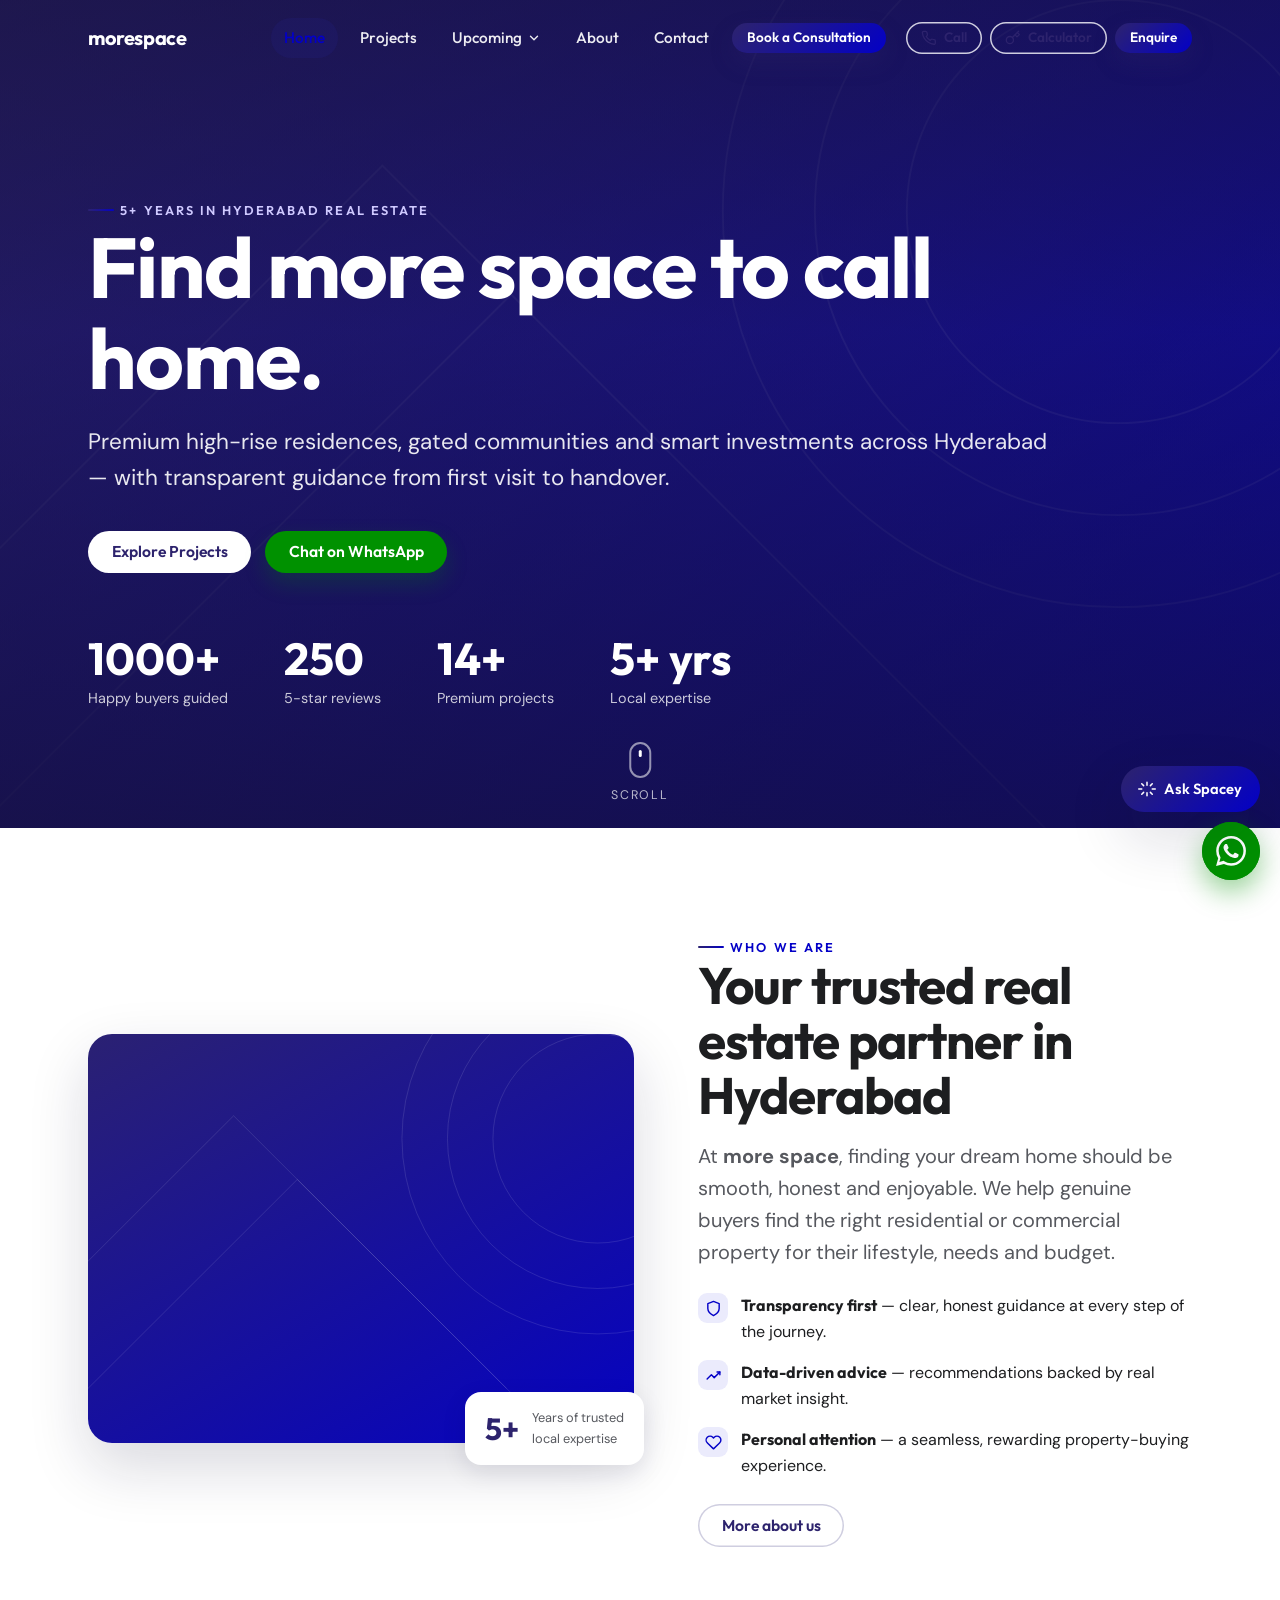
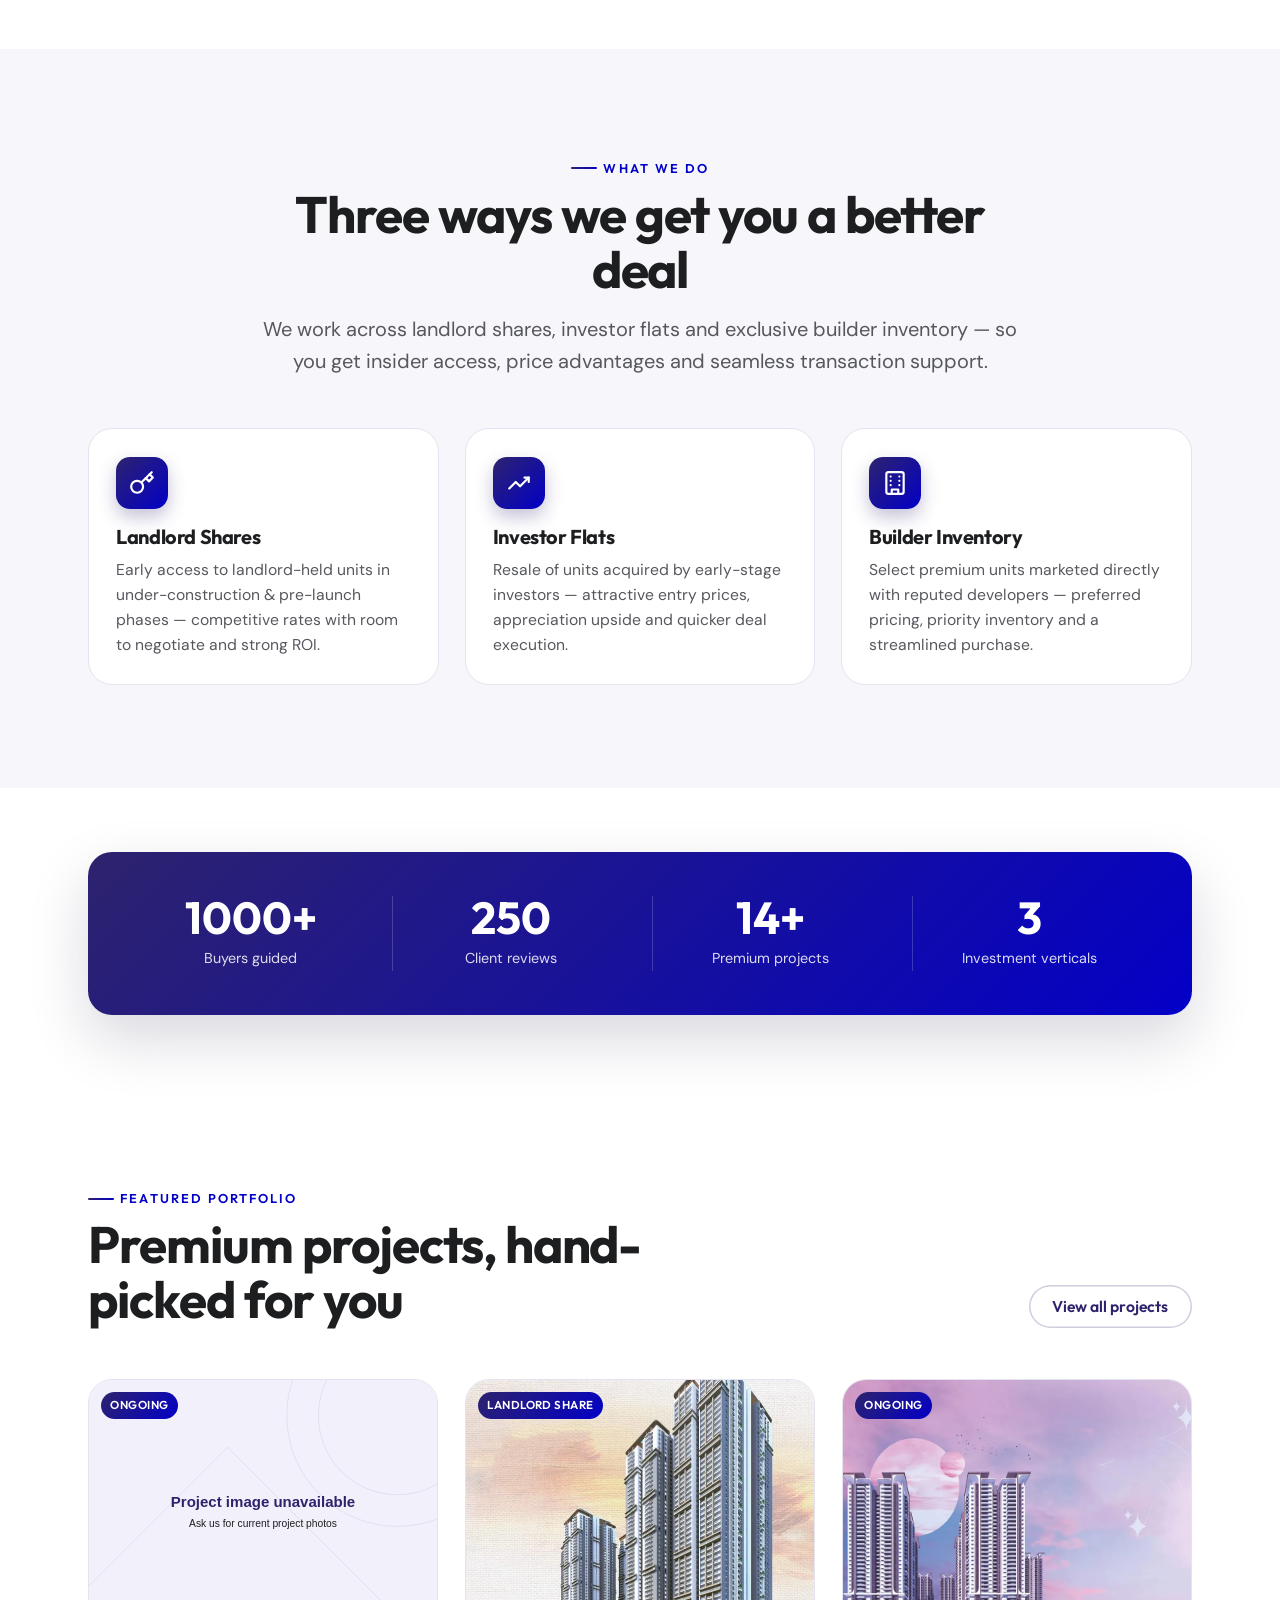
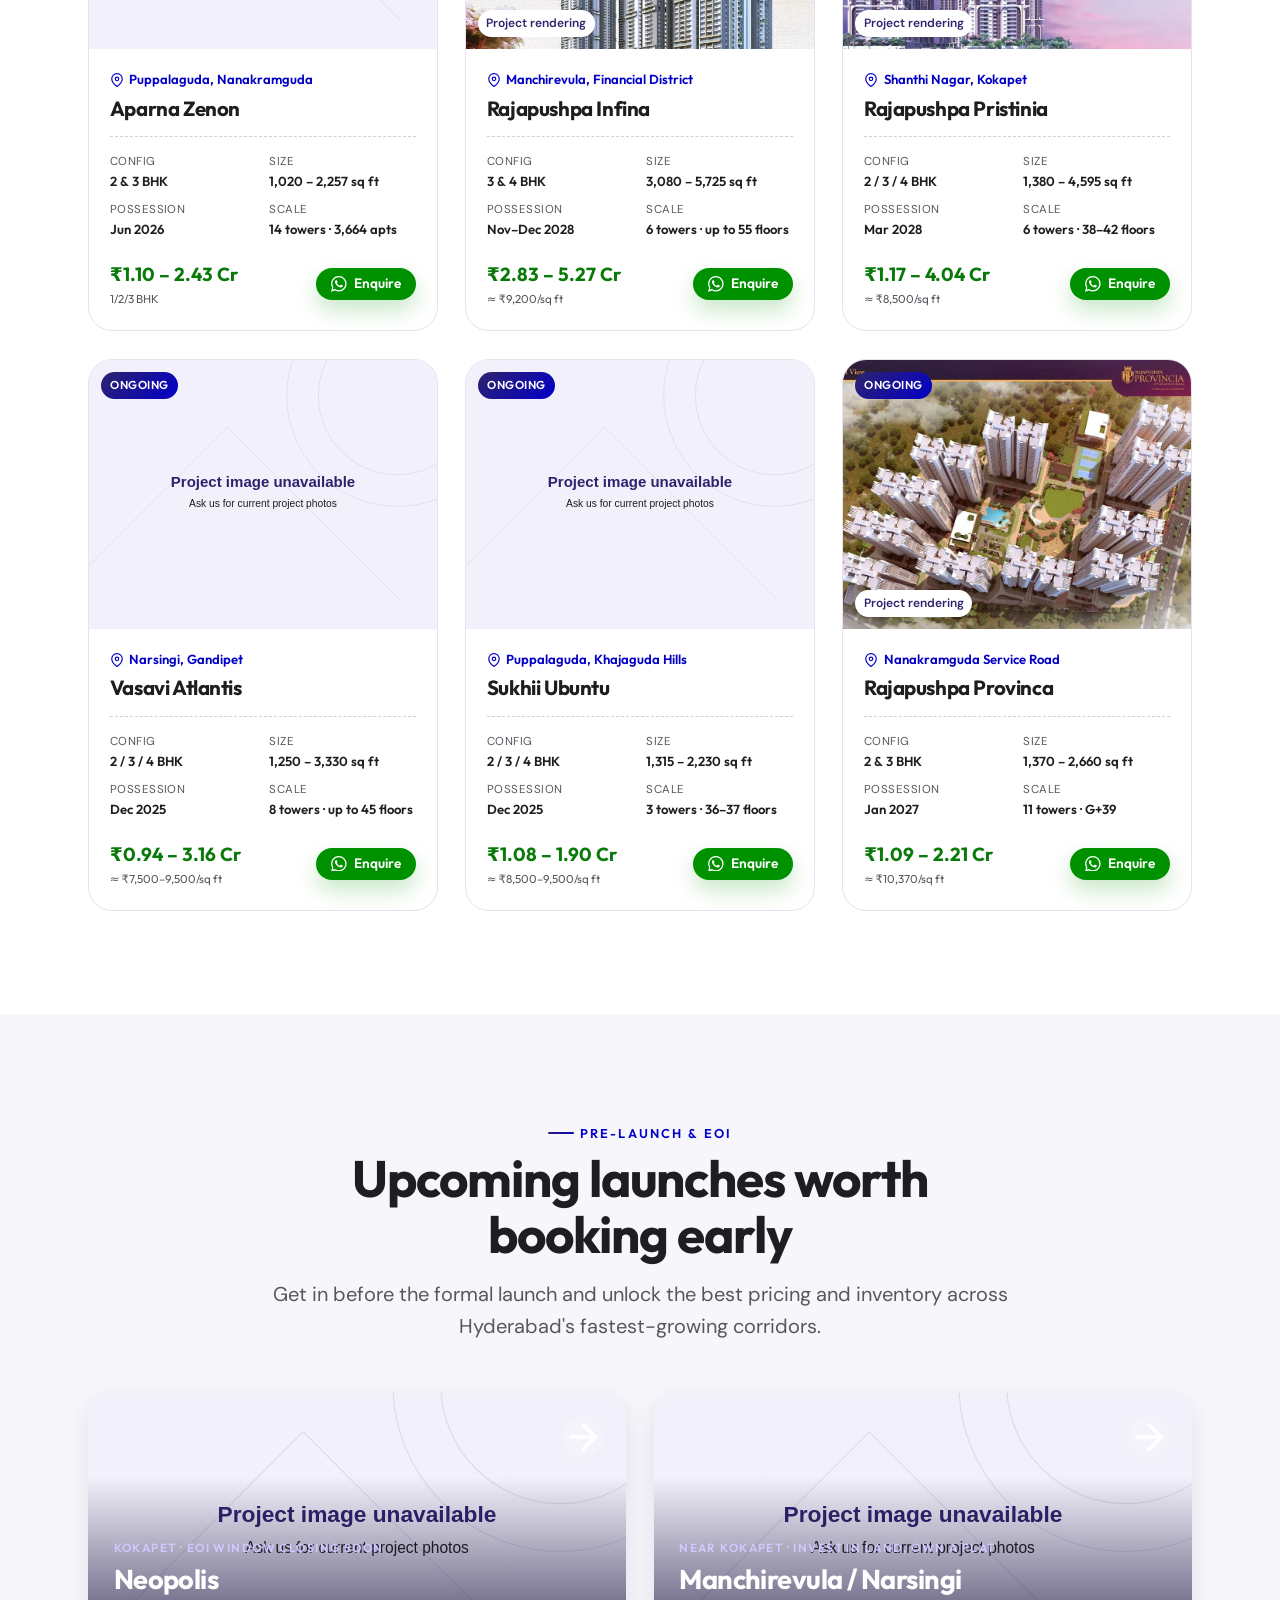
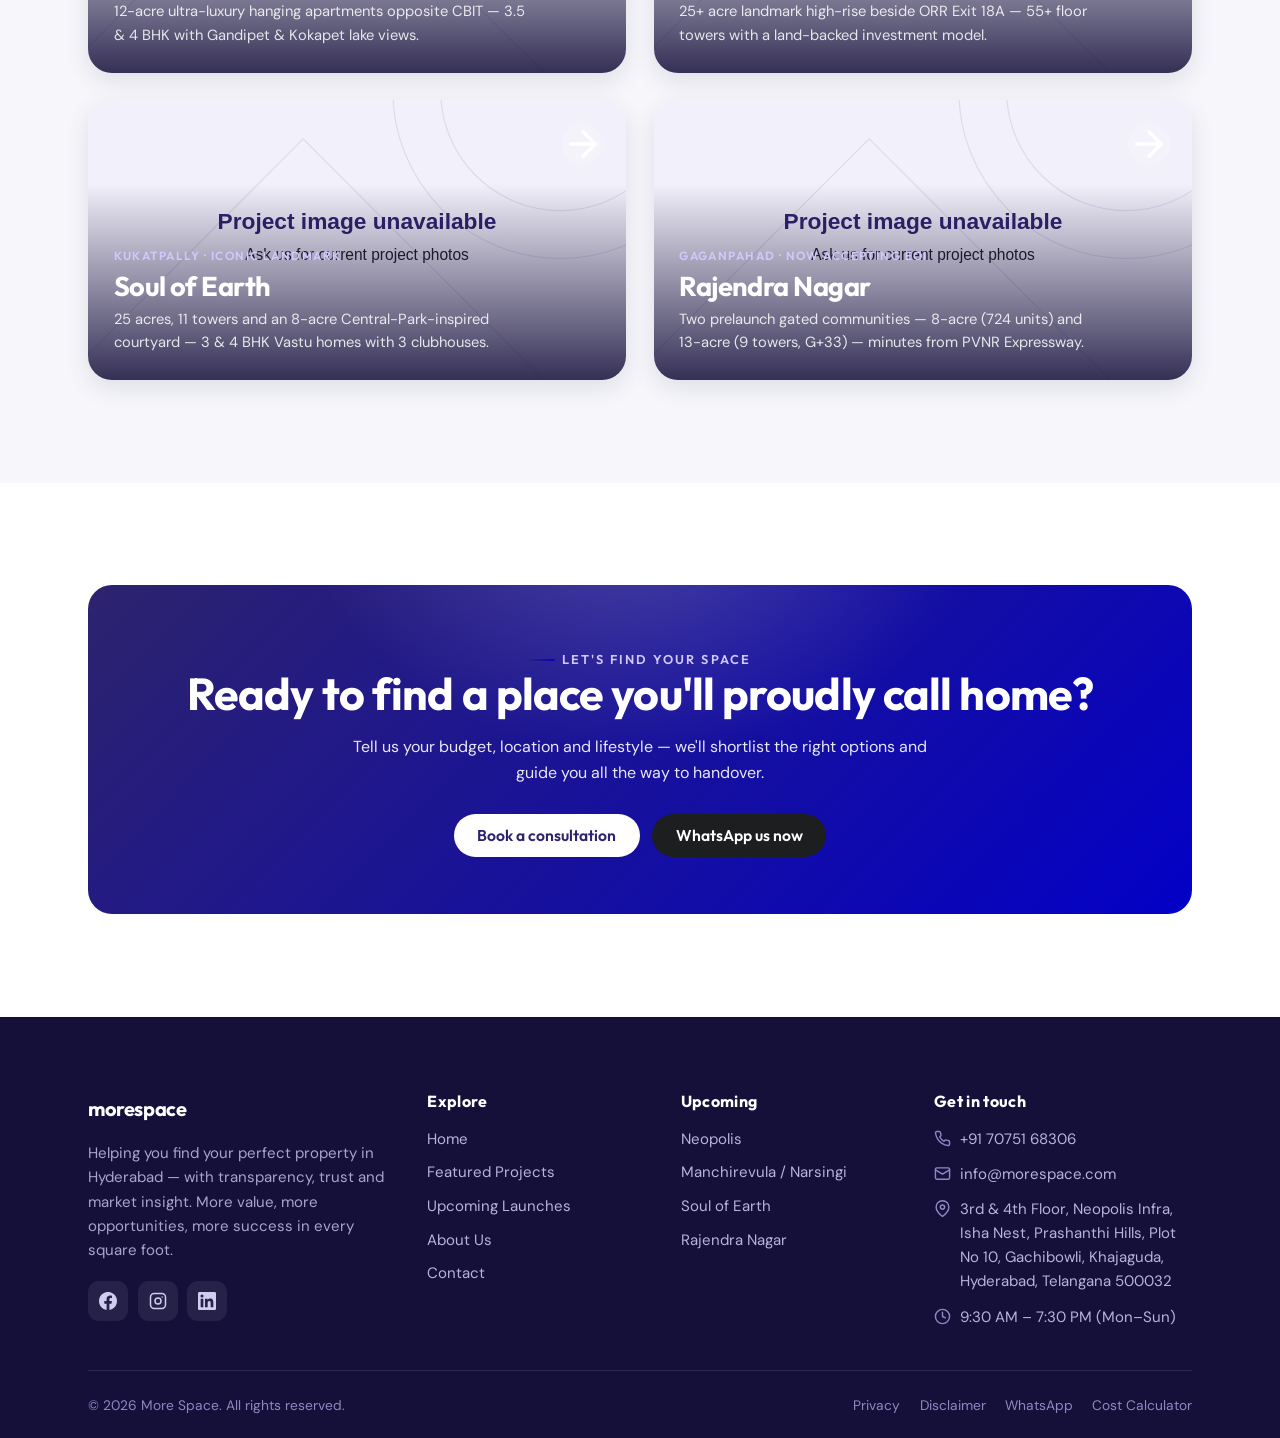
<file: index.html>
<!DOCTYPE html>
<html lang="en">
<head>
<meta charset="UTF-8">
<meta name="viewport" content="width=device-width, initial-scale=1.0">
<title>More Space | Premium High-Rise & Luxury Real Estate, Hyderabad</title>
<meta name="description" content="More Space is a specialist real estate firm for premium high-rise residential projects in Hyderabad — landlord shares, investor flats and exclusive builder inventory with strong ROI.">
<link rel="preconnect" href="https://fonts.googleapis.com">
<link rel="preconnect" href="https://fonts.gstatic.com" crossorigin>
<link href="https://fonts.googleapis.com/css2?family=Outfit:wght@400;500;600;700;800&family=DM+Sans:opsz,wght@9..40,400;9..40,500;9..40,600;9..40,700&display=swap" rel="stylesheet">
<link rel="stylesheet" href="css/styles.css">
<link rel="icon" type="image/svg+xml" href="assets/favicon.svg">
</head>
<body data-page="home">
<div id="site-header"></div>

<!-- HERO -->
<section class="hero">
  <div class="hero__media">
    <video autoplay muted loop playsinline poster="assets/brand-background.svg" aria-hidden="true">
      <source src="https://videos.pexels.com/video-files/2325093/2325093-hd_1920_1080_25fps.mp4" type="video/mp4">
    </video>
  </div>
  <div class="container hero__inner">
    <span class="eyebrow hero__eyebrow">5+ years in Hyderabad real estate</span>
    <h1>Find <span style="white-space:nowrap">more space</span> to call home.</h1>
    <p>Premium high-rise residences, gated communities and smart investments across Hyderabad — with transparent guidance from first visit to handover.</p>
    <div class="hero__actions">
      <a class="btn btn-light" href="projects.html">Explore Projects</a>
      <a class="btn btn-whatsapp" id="heroWa" href="#" target="_blank" rel="noopener">Chat on WhatsApp</a>
    </div>
    <div class="hero__stats">
      <div><div class="num">1000+</div><div class="lbl">Happy buyers guided</div></div>
      <div><div class="num">250</div><div class="lbl">5-star reviews</div></div>
      <div><div class="num">14+</div><div class="lbl">Premium projects</div></div>
      <div><div class="num">5+ yrs</div><div class="lbl">Local expertise</div></div>
    </div>
  </div>
  <div class="scroll-hint"><span class="mouse"></span>Scroll</div>
</section>

<!-- ABOUT INTRO -->
<section class="section" id="about">
  <div class="container about-grid">
    <div class="media reveal">
      <img src="assets/brand-background.svg" alt="">
      <div class="badge"><div class="n">5+</div><small>Years of trusted<br>local expertise</small></div>
    </div>
    <div class="reveal" data-d="1">
      <span class="eyebrow">Who we are</span>
      <h2 class="h-lg">Your trusted real estate partner in Hyderabad</h2>
      <p class="lead" style="margin-top:1rem">At <b>more space</b>, finding your dream home should be smooth, honest and enjoyable. We help genuine buyers find the right residential or commercial property for their lifestyle, needs and budget.</p>
      <ul class="value-list">
        <li><span class="ic"><svg viewBox="0 0 24 24" fill="none" stroke="currentColor" stroke-width="2" stroke-linecap="round" stroke-linejoin="round"><path d="M12 22s8-4 8-10V5l-8-3-8 3v7c0 6 8 10 8 10Z"/></svg></span><span><b>Transparency first</b> — clear, honest guidance at every step of the journey.</span></li>
        <li><span class="ic"><svg viewBox="0 0 24 24" fill="none" stroke="currentColor" stroke-width="2" stroke-linecap="round" stroke-linejoin="round"><path d="M3 17l6-6 4 4 8-8"/><path d="M17 7h4v4"/></svg></span><span><b>Data-driven advice</b> — recommendations backed by real market insight.</span></li>
        <li><span class="ic"><svg viewBox="0 0 24 24" fill="none" stroke="currentColor" stroke-width="2" stroke-linecap="round" stroke-linejoin="round"><path d="M20.8 4.6a5.5 5.5 0 0 0-7.8 0L12 5.7l-1-1.1a5.5 5.5 0 1 0-7.8 7.8l1 1L12 21l7.8-7.6 1-1a5.5 5.5 0 0 0 0-7.8Z"/></svg></span><span><b>Personal attention</b> — a seamless, rewarding property-buying experience.</span></li>
      </ul>
      <a class="btn btn-ghost" href="about.html" style="margin-top:1.6rem">More about us</a>
    </div>
  </div>
</section>

<!-- SERVICES -->
<section class="section section--paper">
  <div class="container">
    <div class="section-head center">
      <span class="eyebrow">What we do</span>
      <h2 class="h-lg">Three ways we get you a better deal</h2>
      <p class="lead">We work across landlord shares, investor flats and exclusive builder inventory — so you get insider access, price advantages and seamless transaction support.</p>
    </div>
    <div class="cards cols-3" id="servicesGrid"></div>
  </div>
</section>

<!-- STAT BAND -->
<section class="section--tight">
  <div class="container">
    <div class="statband reveal">
      <div class="item"><div class="num">1000+</div><div class="lbl">Buyers guided</div></div>
      <div class="item"><div class="num">250</div><div class="lbl">Client reviews</div></div>
      <div class="item"><div class="num">14+</div><div class="lbl">Premium projects</div></div>
      <div class="item"><div class="num">3</div><div class="lbl">Investment verticals</div></div>
    </div>
  </div>
</section>

<!-- FEATURED PROJECTS -->
<section class="section">
  <div class="container">
    <div class="section-head" style="display:flex;justify-content:space-between;align-items:flex-end;gap:1.5rem;flex-wrap:wrap;max-width:none">
      <div style="max-width:620px">
        <span class="eyebrow">Featured portfolio</span>
        <h2 class="h-lg">Premium projects, hand-picked for you</h2>
      </div>
      <a class="btn btn-ghost" href="projects.html">View all projects</a>
    </div>
    <div class="project-grid" id="featuredGrid"></div>
  </div>
</section>

<!-- UPCOMING -->
<section class="section section--paper">
  <div class="container">
    <div class="section-head center">
      <span class="eyebrow">Pre-launch & EOI</span>
      <h2 class="h-lg">Upcoming launches worth booking early</h2>
      <p class="lead">Get in before the formal launch and unlock the best pricing and inventory across Hyderabad's fastest-growing corridors.</p>
    </div>
    <div class="loc-grid" id="upcomingGrid"></div>
  </div>
</section>

<!-- CTA -->
<section class="section">
  <div class="container">
    <div class="cta-banner reveal">
      <span class="eyebrow" style="color:#cfc9ff">Let's find your space</span>
      <h2>Ready to find a place you'll proudly call home?</h2>
      <p>Tell us your budget, location and lifestyle — we'll shortlist the right options and guide you all the way to handover.</p>
      <div class="actions">
        <a class="btn btn-light" href="contact.html">Book a consultation</a>
        <a class="btn btn-dark" id="ctaWa" href="#" target="_blank" rel="noopener">WhatsApp us now</a>
      </div>
    </div>
  </div>
</section>

<div id="site-footer"></div>
<script src="js/data.js"></script>
<script src="js/main.js"></script>
<script>
  // wire WhatsApp links that need the helper
  document.addEventListener('DOMContentLoaded', () => {
    const link = wa('Hi More Space, I would like help finding a property in Hyderabad.');
    ['heroWa','ctaWa'].forEach(id => { const e = document.getElementById(id); if (e) e.href = link; });
  });
</script>
</body>
</html>
</file>
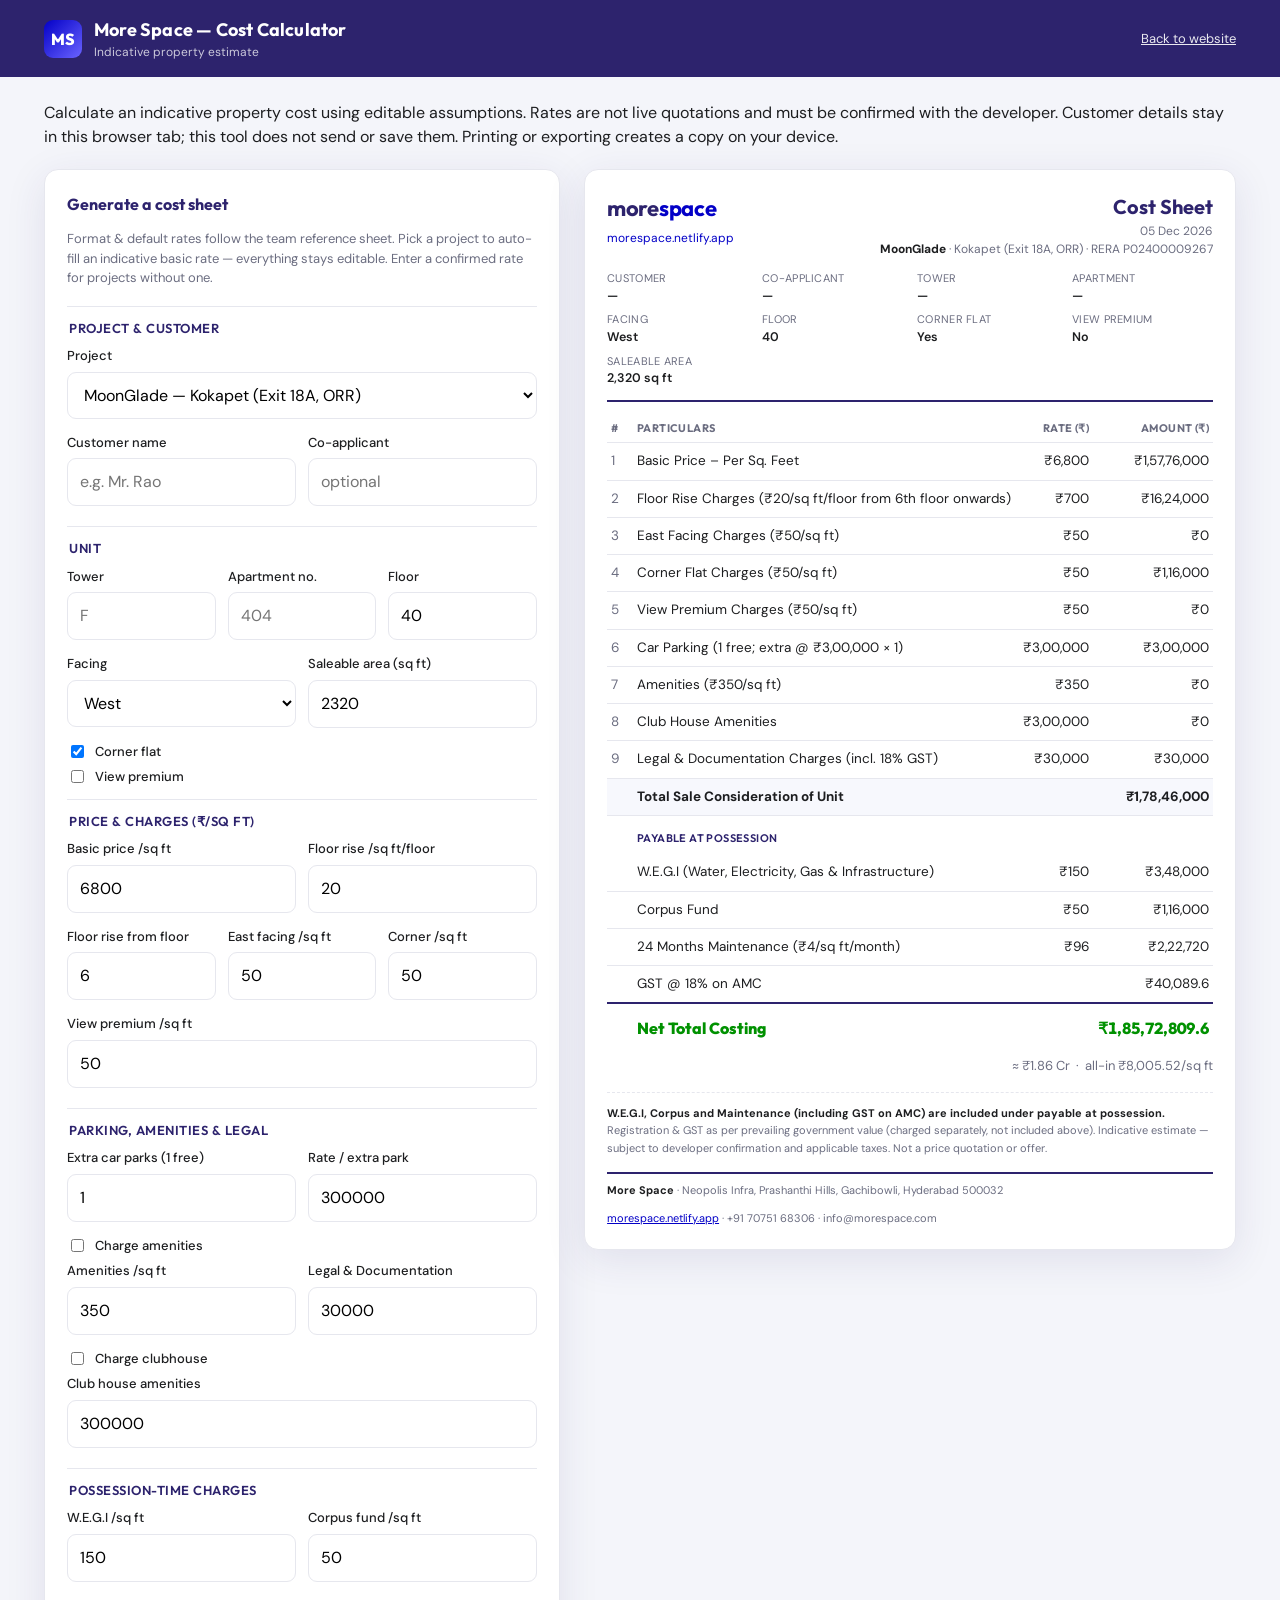
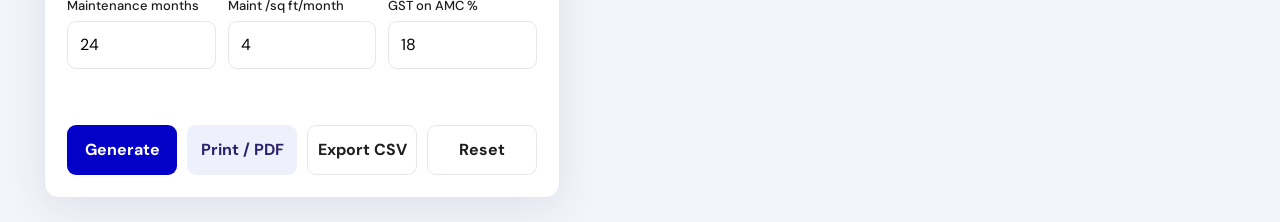
<file: admin/index.html>
<!DOCTYPE html>
<html lang="en">
<head>
  <meta charset="UTF-8" />
  <meta name="viewport" content="width=device-width, initial-scale=1.0" />
  <meta name="robots" content="noindex, nofollow" />
  <title>More Space — Property Cost Calculator</title>
  <link rel="preconnect" href="https://fonts.googleapis.com" />
  <link rel="preconnect" href="https://fonts.gstatic.com" crossorigin />
  <link href="https://fonts.googleapis.com/css2?family=DM+Sans:wght@400;500;700&family=Outfit:wght@500;600;700;800&display=swap" rel="stylesheet" />
  <style>
    :root{
      --indigo:#2D236D; --blue:#0300C7; --charcoal:#1D1E20; --green:#009100;
      --line:#e6e7ee; --muted:#6b6d80; --bg:#f4f5fa; --card:#fff;
      --shadow:0 10px 40px rgba(45,35,109,.10);
    }
    *{box-sizing:border-box}
    body{margin:0;background:var(--bg);color:var(--charcoal);font-family:"DM Sans",system-ui,sans-serif;line-height:1.5}
    h1,h2,h3{font-family:"Outfit",sans-serif;margin:0}
    a{color:var(--blue)}
    .wrap{max-width:1240px;margin:0 auto;padding:24px}

    header.topbar{background:var(--indigo);color:#fff}
    .topbar .wrap{display:flex;align-items:center;justify-content:space-between;padding:16px 24px;gap:16px;flex-wrap:wrap}
    .brand{display:flex;align-items:center;gap:12px}
    .brand .logo{width:38px;height:38px;border-radius:9px;background:linear-gradient(135deg,var(--blue),#6a63ff);display:grid;place-items:center;font-family:"Outfit";font-weight:800;color:#fff}
    .brand h1{font-size:18px;letter-spacing:.2px}
    .brand small{display:block;font-family:"DM Sans";font-weight:400;opacity:.75;font-size:12px}
    .who{font-size:13px;opacity:.9;display:flex;align-items:center;gap:12px}

    .field{margin-bottom:14px}
    .field label{display:block;font-size:13px;font-weight:500;margin-bottom:6px}
    .field input,.field select{width:100%;padding:11px 12px;border:1px solid var(--line);border-radius:9px;font:inherit;background:#fff}
    .field input:focus,.field select:focus{outline:2px solid rgba(3,0,199,.25);border-color:var(--blue)}
    .checkline{display:flex;align-items:center;gap:8px;font-size:13px;font-weight:500;margin-bottom:6px}
    .checkline input{width:auto}
    .btn{background:var(--blue);color:#fff;border:0;border-radius:9px;padding:12px 16px;font:inherit;font-weight:700;cursor:pointer;width:100%}
    .btn:hover{filter:brightness(1.08)}
    .btn:disabled{opacity:.5;cursor:not-allowed;filter:none}
    .btn.secondary{background:#eef0fb;color:var(--indigo)}
    .btn.ghost{background:transparent;border:1px solid var(--line);color:var(--charcoal);width:auto}
    .err{color:#c0392b;font-size:13px;min-height:18px;margin-top:4px}

    .app{display:block}
    .grid{display:grid;grid-template-columns:minmax(340px,.95fr) minmax(420px,1.2fr);gap:24px;align-items:start}
    @media(max-width:960px){.grid{grid-template-columns:1fr}}
    .panel{background:var(--card);border:1px solid var(--line);border-radius:14px;box-shadow:var(--shadow);padding:22px}
    .panel h2{font-size:16px;color:var(--indigo);margin-bottom:4px}
    .panel .desc{color:var(--muted);font-size:13px;margin-bottom:18px}
    .row{display:grid;grid-template-columns:1fr 1fr;gap:12px}
    .row3{display:grid;grid-template-columns:1fr 1fr 1fr;gap:12px}
    @media(max-width:520px){.row,.row3{grid-template-columns:1fr}}
    fieldset{border:0;padding:0;margin:0 0 6px}
    legend{font-family:"Outfit";font-weight:600;font-size:13px;color:var(--indigo);text-transform:uppercase;letter-spacing:.5px;margin:14px 0 8px;padding-top:12px;border-top:1px solid var(--line);width:100%}
    .actions{display:grid;grid-template-columns:repeat(2,minmax(0,1fr));gap:10px;margin-top:18px}
    .actions .btn{width:100%;display:inline-flex;align-items:center;justify-content:center;gap:6px;white-space:nowrap}
    @media(min-width:560px){.actions{grid-template-columns:repeat(4,minmax(0,1fr))}}

    /* Cost sheet preview */
    .sheet{background:#fff}
    .sheet .sheet-head{border-bottom:2px solid var(--indigo);padding-bottom:12px;margin-bottom:12px}
    .sheet .sheet-head .top{display:flex;justify-content:space-between;align-items:flex-start;gap:16px;flex-wrap:wrap}
    .sheet .sheet-head h3{color:var(--indigo);font-size:20px}
    .sheet .proj{font-family:"Outfit";font-weight:700;color:var(--charcoal);font-size:16px;text-align:right}
    .unitgrid{display:grid;grid-template-columns:repeat(4,1fr);gap:6px 14px;margin-top:12px;font-size:12.5px}
    @media(max-width:520px){.unitgrid{grid-template-columns:repeat(2,1fr)}}
    .unitgrid .u span{color:var(--muted);display:block;font-size:11px;text-transform:uppercase;letter-spacing:.3px}
    .unitgrid .u b{font-weight:600;overflow-wrap:anywhere}
    table{width:100%;border-collapse:collapse;font-size:13.5px;margin-top:6px}
    table th{text-align:left;font-family:"Outfit";font-size:11px;text-transform:uppercase;letter-spacing:.4px;color:var(--muted);padding:6px 4px;border-bottom:1px solid var(--line)}
    table th.amt,table td.amt{text-align:right}
    table th.rate,table td.rate{text-align:right;white-space:nowrap}
    table td{padding:8px 4px;border-bottom:1px solid var(--line);vertical-align:top}
    table td.sno{color:var(--muted);width:26px}
    table td.amt,table td.rate{font-variant-numeric:tabular-nums;white-space:nowrap}
    tr.grand td{font-weight:700;background:#f7f8fd}
    tr.section td{font-family:"Outfit";font-weight:600;color:var(--indigo);font-size:11px;text-transform:uppercase;letter-spacing:.4px;padding-top:14px;border-bottom:0}
    tr.net td{font-family:"Outfit";font-weight:800;font-size:16px;color:var(--green);border-top:2px solid var(--indigo);border-bottom:0;padding-top:12px}
    .allin{margin-top:8px;font-size:13px;color:var(--muted);text-align:right}
    .stamp{margin-top:16px;font-size:11px;color:var(--muted);line-height:1.6;border-top:1px dashed var(--line);padding-top:12px}
    .stamp b{color:var(--charcoal)}

    /* Letterhead (logo + website) */
    .letterhead{display:flex;justify-content:space-between;align-items:flex-start;gap:16px;flex-wrap:wrap}
    .lh-brand{display:flex;flex-direction:column;gap:4px}
    .lh-word{display:inline-block;font-family:"Outfit";font-weight:700;font-size:22px;color:var(--indigo);letter-spacing:-.3px}
    .lh-word b{color:var(--blue)}
    .lh-web{font-size:12px}
    .lh-web a{color:var(--blue);text-decoration:none}
    .lh-doc{text-align:right}
    .lh-doc h3{color:var(--indigo);font-size:20px}
    .lh-doc .muted{color:var(--muted);font-size:12px}
    .sheet-foot{margin-top:14px;border-top:2px solid var(--indigo);padding-top:8px;font-size:11px;color:var(--muted);display:flex;justify-content:space-between;gap:12px;flex-wrap:wrap}
    .sheet-foot b{color:var(--charcoal)}

    /* A4 print */
    @page{size:A4;margin:12mm}
    @media print{
      html,body{background:#fff}
      header.topbar,.panel.form,.actions,.no-print{display:none!important}
      .wrap{max-width:none;padding:0;margin:0}
      .grid{display:block}
      .panel{box-shadow:none;border:0;padding:0}
      .app{display:block!important}
      .sheet{font-size:10.5px;color:#000}
      .sheet .lh-doc h3{font-size:18px}
      table td,table th{padding:5.5px 4px}
      tr.net td{font-size:15px}
      .stamp{margin-top:10px}
      .sheet-foot{margin-top:10px}
      /* avoid breaking the schedule across pages */
      table,tr,.sheet-head,.sheet-foot{break-inside:avoid}
    }
  </style>
</head>
<body>

  <!-- ================= APP ================= -->
  <header class="topbar no-print">
    <div class="wrap">
      <div class="brand">
        <div class="logo">MS</div>
        <div><h1>More Space — Cost Calculator</h1><small>Indicative property estimate</small></div>
      </div>
      <div class="who"><a href="../index.html" style="color:#fff">Back to website</a></div>
    </div>
  </header>

  <main class="wrap app" id="app">
    <p class="notice no-print" style="margin:0 0 20px">Calculate an indicative property cost using editable assumptions. Rates are not live quotations and must be confirmed with the developer. Customer details stay in this browser tab; this tool does not send or save them. Printing or exporting creates a copy on your device.</p>
    <div class="grid">
      <!-- ---------- FORM ---------- -->
      <section class="panel form">
        <h2>Generate a cost sheet</h2>
        <p class="desc">Format & default rates follow the team reference sheet. Pick a project to auto-fill an indicative basic rate — everything stays editable. Enter a confirmed rate for projects without one.</p>

        <fieldset>
          <legend>Project & customer</legend>
          <div class="field"><label for="project">Project</label><select id="project"></select></div>
          <div class="row">
            <div class="field"><label for="customer">Customer name</label><input id="customer" placeholder="e.g. Mr. Rao" /></div>
            <div class="field"><label for="coapplicant">Co-applicant</label><input id="coapplicant" placeholder="optional" /></div>
          </div>
        </fieldset>

        <fieldset>
          <legend>Unit</legend>
          <div class="row3">
            <div class="field"><label for="tower">Tower</label><input id="tower" placeholder="F" /></div>
            <div class="field"><label for="apartment">Apartment no.</label><input id="apartment" placeholder="404" /></div>
            <div class="field"><label for="floor">Floor</label><input id="floor" type="number" min="0" step="1" required value="40" /></div>
          </div>
          <div class="row">
            <div class="field"><label for="facing">Facing</label>
              <select id="facing"><option>West</option><option>East</option><option>North</option><option>South</option><option>North-East</option><option>North-West</option><option>South-East</option><option>South-West</option></select>
            </div>
            <div class="field"><label for="sba">Saleable area (sq ft)</label><input id="sba" type="number" min="0.01" step="any" required value="2320" /></div>
          </div>
          <label class="checkline"><input type="checkbox" id="cornerFlat" checked /> Corner flat</label>
          <label class="checkline"><input type="checkbox" id="viewPremium" /> View premium</label>
        </fieldset>

        <fieldset>
          <legend>Price & charges (₹/sq ft)</legend>
          <div class="row">
            <div class="field"><label for="basicRate">Basic price /sq ft</label><input id="basicRate" type="number" min="0.01" step="any" required value="6800" /></div>
            <div class="field"><label for="floorRiseRate">Floor rise /sq ft/floor</label><input id="floorRiseRate" type="number" min="0" step="any" required value="20" /></div>
          </div>
          <div class="row3">
            <div class="field"><label for="floorRiseFrom">Floor rise from floor</label><input id="floorRiseFrom" type="number" min="1" step="1" required value="6" /></div>
            <div class="field"><label for="eastRate">East facing /sq ft</label><input id="eastRate" type="number" min="0" step="any" required value="50" /></div>
            <div class="field"><label for="cornerRate">Corner /sq ft</label><input id="cornerRate" type="number" min="0" step="any" required value="50" /></div>
          </div>
          <div class="field"><label for="viewRate">View premium /sq ft</label><input id="viewRate" type="number" min="0" step="any" required value="50" /></div>
        </fieldset>

        <fieldset>
          <legend>Parking, amenities & legal</legend>
          <div class="row">
            <div class="field"><label for="extraParking">Extra car parks (1 free)</label><input id="extraParking" type="number" min="0" step="1" required value="1" /></div>
            <div class="field"><label for="parkingRate">Rate / extra park</label><input id="parkingRate" type="number" min="0" step="any" required value="300000" /></div>
          </div>
          <label class="checkline"><input type="checkbox" id="amenitiesOn" /> Charge amenities</label>
          <div class="row">
            <div class="field"><label for="amenitiesRate">Amenities /sq ft</label><input id="amenitiesRate" type="number" min="0" step="any" required value="350" /></div>
            <div class="field"><label for="legalDoc">Legal & Documentation</label><input id="legalDoc" type="number" min="0" step="any" required value="30000" /></div>
          </div>
          <label class="checkline"><input type="checkbox" id="clubhouseOn" /> Charge clubhouse</label>
          <div class="field"><label for="clubhouse">Club house amenities</label><input id="clubhouse" type="number" min="0" step="any" required value="300000" /></div>
        </fieldset>

        <fieldset>
          <legend>Possession-time charges</legend>
          <div class="row">
            <div class="field"><label for="wegiRate">W.E.G.I /sq ft</label><input id="wegiRate" type="number" min="0" step="any" required value="150" /></div>
            <div class="field"><label for="corpusRate">Corpus fund /sq ft</label><input id="corpusRate" type="number" min="0" step="any" required value="50" /></div>
          </div>
          <div class="row3">
            <div class="field"><label for="maintMonths">Maintenance months</label><input id="maintMonths" type="number" min="0" step="1" required value="24" /></div>
            <div class="field"><label for="maintPerMonth">Maint /sq ft/month</label><input id="maintPerMonth" type="number" min="0" step="any" required value="4" /></div>
            <div class="field"><label for="amcGstPct">GST on AMC %</label><input id="amcGstPct" type="number" min="0" step="any" max="100" required value="18" /></div>
          </div>
        </fieldset>

        <p class="err" id="inputErr" role="alert" aria-live="polite"></p>
        <div class="actions">
          <button class="btn" id="genBtn" type="button">Generate</button>
          <button class="btn secondary" id="printBtn" type="button">Print / PDF</button>
          <button class="btn ghost" id="csvBtn" type="button">Export CSV</button>
          <button class="btn ghost" id="resetBtn" type="button">Reset</button>
        </div>
      </section>

      <!-- ---------- PREVIEW ---------- -->
      <section class="panel">
        <div class="sheet" id="sheet"></div>
      </section>
    </div>
  </main>

  <script src="cost-sheet.js"></script>
  <script>
    const $ = id => document.getElementById(id);
    let appReady = false;
    function readInputs(){
      const ids = ["customer","coapplicant","tower","apartment","floor","facing","sba",
        "basicRate","floorRiseRate","floorRiseFrom","eastRate","cornerRate","viewRate",
        "extraParking","parkingRate","amenitiesRate","legalDoc","clubhouse",
        "wegiRate","corpusRate","maintMonths","maintPerMonth","amcGstPct"];
      const o = {}; ids.forEach(k => o[k] = $(k).value);
      ["cornerFlat","viewPremium","amenitiesOn","clubhouseOn"].forEach(k => o[k] = $(k).checked);
      return o;
    }
    function currentProject(){ return CATALOGUE[$("project").selectedIndex] || CATALOGUE[0]; }
    function escapeHtml(s){return String(s).replace(/[&<>"]/g,c=>({"&":"&amp;","<":"&lt;",">":"&gt;",'"':"&quot;"}[c]));}

    function validateInputs(report = false){
      const invalid = Array.from(document.querySelectorAll('#app input[type="number"]')).find(el => !el.checkValidity() || !Number.isFinite(Number(el.value)));
      $("inputErr").textContent = invalid ? "Enter a valid value for " + document.querySelector(`label[for="${invalid.id}"]`).textContent + "." : "";
      $("printBtn").disabled = $("csvBtn").disabled = !!invalid;
      if(invalid && report) invalid.reportValidity();
      return !invalid;
    }
    function render(report = false){
      if(!validateInputs(report)){ $("sheet").textContent = "Enter valid amounts to see the estimate."; return false; }
      const i = readInputs(); const p = currentProject(); const cs = computeCostSheet(i);
      if(![cs.totalSale, cs.netTotal, cs.allInRate, ...cs.mainRows.map(r => r.amount), ...cs.possessionRows.map(r => r.amount)].every(Number.isFinite)){
        $("inputErr").textContent = "These amounts are too large to calculate. Enter smaller values.";
        $("printBtn").disabled = $("csvBtn").disabled = true;
        $("sheet").textContent = "Enter valid amounts to see the estimate.";
        return false;
      }
      const today = new Date().toLocaleDateString("en-IN",{day:"2-digit",month:"short",year:"numeric"});
      const rate = r => r === null ? "" : inr(r);
      const mainHtml = cs.mainRows.map(r =>
        `<tr><td class="sno">${r.sno}</td><td>${escapeHtml(r.label)}</td><td class="rate">${rate(r.rate)}</td><td class="amt">${inr(r.amount)}</td></tr>`).join("");
      const possHtml = cs.possessionRows.map(r =>
        `<tr><td class="sno"></td><td>${escapeHtml(r.label)}</td><td class="rate">${rate(r.rate)}</td><td class="amt">${inr(r.amount)}</td></tr>`).join("");
      const u = (label,val) => `<div class="u"><span>${label}</span><b>${val||"—"}</b></div>`;
      $("sheet").innerHTML = `
        <div class="sheet-head">
          <div class="letterhead">
            <div class="lh-brand">
              <span class="lh-word">more<b>space</b></span>
              <span class="lh-web"><a href="${BRAND.websiteUrl}" target="_blank" rel="noopener">${escapeHtml(BRAND.website)}</a></span>
            </div>
            <div class="lh-doc">
              <h3>Cost Sheet</h3>
              <div class="muted">${today}</div>
              <div class="muted"><b style="color:var(--charcoal)">${escapeHtml(p.name)}</b> · ${escapeHtml(p.loc)}${p.rera&&p.rera!=="—"?" · RERA "+p.rera:""}</div>
            </div>
          </div>
          <div class="unitgrid">
            ${u("Customer", escapeHtml(i.customer))}
            ${u("Co-applicant", escapeHtml(i.coapplicant))}
            ${u("Tower", escapeHtml(i.tower))}
            ${u("Apartment", escapeHtml(i.apartment))}
            ${u("Facing", escapeHtml(i.facing))}
            ${u("Floor", fmt(num(i.floor)))}
            ${u("Corner flat", i.cornerFlat?"Yes":"No")}
            ${u("View premium", i.viewPremium?"Yes":"No")}
            ${u("Saleable area", fmt(cs.sba)+" sq ft")}
          </div>
        </div>
        <table>
          <thead><tr><th class="sno">#</th><th>Particulars</th><th class="rate">Rate (₹)</th><th class="amt">Amount (₹)</th></tr></thead>
          <tbody>
            ${mainHtml}
            <tr class="grand"><td></td><td>Total Sale Consideration of Unit</td><td class="rate"></td><td class="amt">${inr(cs.totalSale)}</td></tr>
            <tr class="section"><td></td><td colspan="3">Payable at possession</td></tr>
            ${possHtml}
            <tr class="net"><td></td><td>Net Total Costing</td><td class="rate"></td><td class="amt">${inr(cs.netTotal)}</td></tr>
          </tbody>
        </table>
        <div class="allin">≈ ${crores(cs.netTotal)} &nbsp;·&nbsp; all-in ₹${fmt(cs.allInRate)}/sq ft</div>
        <div class="stamp">
          <b>W.E.G.I, Corpus and Maintenance (including GST on AMC) are included under payable at possession.</b><br>
          Registration & GST as per prevailing government value (charged separately, not included above).
          Indicative estimate — subject to developer confirmation and applicable taxes. Not a price quotation or offer.
        </div>
        <div class="sheet-foot">
          <span><b>${escapeHtml(BRAND.name)}</b> · ${escapeHtml(BRAND.address)}</span>
          <span><a href="${BRAND.websiteUrl}" target="_blank" rel="noopener">${escapeHtml(BRAND.website)}</a> · ${escapeHtml(BRAND.phone)} · ${escapeHtml(BRAND.email)}</span>
        </div>`;
      return true;
    }

    function initApp(){
      if(appReady) return; appReady = true;
      const sel = $("project");
      sel.innerHTML = CATALOGUE.map(p => `<option>${p.name} — ${p.loc}</option>`).join("");
      // default to MoonGlade (matches the reference sample)
      const mg = CATALOGUE.findIndex(p => /moonglade/i.test(p.name)); if(mg>=0) sel.selectedIndex = mg;
      sel.addEventListener("change", () => { const p = currentProject(); $("basicRate").value = p.rate || ""; render(); });
      document.querySelectorAll("#app input, #app select").forEach(el => el.addEventListener("input", () => render()));
      $("genBtn").addEventListener("click", () => render(true));
      $("printBtn").addEventListener("click", () => { if(render(true)) window.print(); });
      $("resetBtn").addEventListener("click", () => location.reload());
      $("csvBtn").addEventListener("click", exportCsv);
      if(currentProject().rate) $("basicRate").value = currentProject().rate;
      render();
    }

    function exportCsv(){
      if(!render(true)) return;
      const i = readInputs(); const p = currentProject(); const cs = computeCostSheet(i);
      const rateCell = r => r === null ? "" : r;
      const lines = [["More Space — Cost Sheet"],["Project",p.name],["Location",p.loc],
        ["Customer",i.customer||""],["Co-applicant",i.coapplicant||""],["Tower",i.tower||""],["Apartment",i.apartment||""],
        ["Facing",i.facing||""],["Floor",num(i.floor)],["Corner flat",i.cornerFlat?"Yes":"No"],["View premium",i.viewPremium?"Yes":"No"],
        ["Saleable area (sq ft)",cs.sba],[""],
        ["S.No","Particulars","Rate (INR)","Amount (INR)"]];
      cs.mainRows.forEach(r => lines.push([r.sno, r.label, rateCell(r.rate), currencyNumber(r.amount)]));
      lines.push(["","Total Sale Consideration of Unit","",currencyNumber(cs.totalSale)]);
      lines.push([""],["Payable at possession"]);
      cs.possessionRows.forEach(r => lines.push(["", r.label, rateCell(r.rate), currencyNumber(r.amount)]));
      lines.push(["","Net Total Costing","",currencyNumber(cs.netTotal)]);
      lines.push(["","All-in rate (/sq ft)","",currencyNumber(cs.allInRate)]);
      const csv = lines.map(r => r.map(csvCell).join(",")).join("\n");
      const blob = new Blob(["\uFEFF", csv],{type:"text/csv;charset=utf-8"});
      const a = document.createElement("a");
      const downloadUrl = URL.createObjectURL(blob);
      a.href = downloadUrl;
      a.download = `cost-sheet_${p.name.replace(/\s+/g,"-").toLowerCase()}.csv`;
      document.body.appendChild(a); a.click(); a.remove();
      setTimeout(() => URL.revokeObjectURL(downloadUrl), 1000);
    }
    initApp();
  </script>
</body>
</html>
</file>
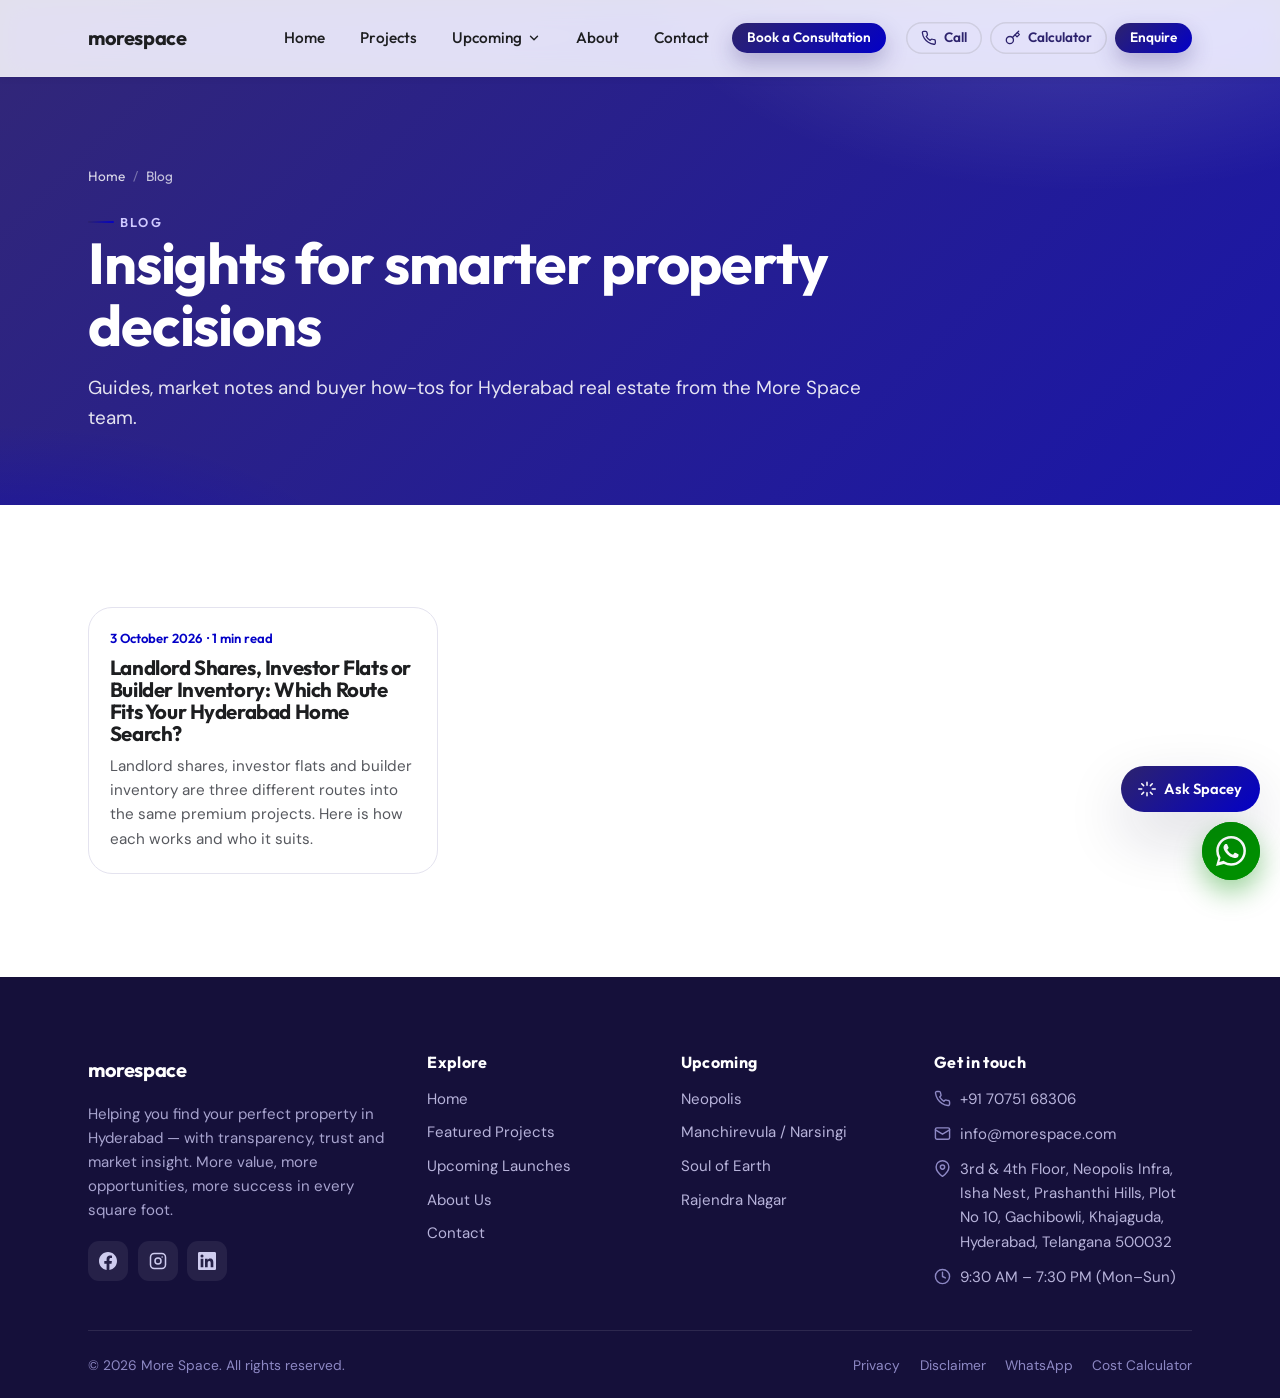
<file: blog/index.html>
<!DOCTYPE html>
<html lang="en">
<head>
<meta charset="UTF-8">
<base href="../">
<meta name="viewport" content="width=device-width, initial-scale=1.0">
<title>Blog | Hyderabad Real Estate Insights | More Space</title>
<meta name="description" content="Guides, market notes and buyer how-tos for Hyderabad real estate from the More Space team.">
<link rel="canonical" href="https://morespace.netlify.app/blog/">
<meta name="robots" content="index,follow,max-image-preview:large">
<meta property="og:type" content="website">
<meta property="og:site_name" content="More Space">
<meta property="og:title" content="Blog | Hyderabad Real Estate Insights | More Space">
<meta property="og:description" content="Guides, market notes and buyer how-tos for Hyderabad real estate from the More Space team.">
<meta property="og:url" content="https://morespace.netlify.app/blog/">
<meta property="og:image" content="https://assets.zyrosite.com/cdn-cgi/image/format=auto,w=1200,h=630,fit=crop/AMq19Z68OEtq90DG/screenshot-2025-06-26-140123-YanJ6aqErrS1kv3K.png">
<meta property="og:locale" content="en_IN">
<meta name="twitter:card" content="summary_large_image">
<meta name="twitter:title" content="Blog | Hyderabad Real Estate Insights | More Space">
<meta name="twitter:description" content="Guides, market notes and buyer how-tos for Hyderabad real estate from the More Space team.">
<meta name="twitter:image" content="https://assets.zyrosite.com/cdn-cgi/image/format=auto,w=1200,h=630,fit=crop/AMq19Z68OEtq90DG/screenshot-2025-06-26-140123-YanJ6aqErrS1kv3K.png">
<link rel="preconnect" href="https://fonts.googleapis.com">
<link rel="preconnect" href="https://fonts.gstatic.com" crossorigin>
<link href="https://fonts.googleapis.com/css2?family=Outfit:wght@400;500;600;700;800&family=DM+Sans:opsz,wght@9..40,400;9..40,500;9..40,600;9..40,700&display=swap" rel="stylesheet">
<link rel="stylesheet" href="css/styles.css">
<link rel="icon" href="https://assets.zyrosite.com/cdn-cgi/image/format=auto,w=64,fit=crop/AMq19Z68OEtq90DG/untitled-design-A85V2Gln5jFKZkow.png">
<script type="application/ld+json">{"@context":"https://schema.org","@type":"Blog","name":"More Space Blog","description":"Guides, market notes and buyer how-tos for Hyderabad real estate from the More Space team.","url":"https://morespace.netlify.app/blog/","inLanguage":"en-IN","publisher":{"@type":"Organization","name":"More Space","logo":{"@type":"ImageObject","url":"https://assets.zyrosite.com/cdn-cgi/image/format=auto,w=120,fit=crop,q=95/AMq19Z68OEtq90DG/untitled-design-A85V2Gln5jFKZkow.png"}}}</script>
<script type="application/ld+json">{"@context":"https://schema.org","@type":"ItemList","itemListElement":[{"@type":"ListItem","position":1,"url":"https://morespace.netlify.app/blog/landlord-shares-investor-flats-builder-inventory-hyderabad.html","name":"Landlord Shares, Investor Flats or Builder Inventory: Which Route Fits Your Hyderabad Home Search?"}]}</script>
<style>
.blog-article{max-width:780px}
.blog-hero{margin:0 0 1.6rem}
.blog-hero img{width:100%;aspect-ratio:16/9;object-fit:cover;border-radius:var(--r-lg);box-shadow:var(--shadow-md)}
.blog-meta{color:var(--ink-soft);font-size:.92rem;font-family:var(--font-display);margin-bottom:1.4rem}
.blog-article .prose ul{list-style:disc;padding-left:1.4rem}
.blog-article .prose ol{list-style:decimal;padding-left:1.4rem}
.blog-article .prose li+li{margin-top:.4rem}
.blog-article .prose a{text-decoration:underline}
.blog-article .prose blockquote{border-left:4px solid var(--blue);padding:.4rem 0 .4rem 1rem;color:var(--ink-soft)}
.blog-article .prose table{width:100%;border-collapse:collapse;border:1px solid var(--line)}
.blog-article .prose th,.blog-article .prose td{padding:.7rem .9rem;border-bottom:1px solid var(--line);text-align:left;vertical-align:top}
.blog-article .prose th{background:var(--paper);font-family:var(--font-display);color:var(--indigo)}
.blog-article .prose img{border-radius:var(--r)}
.blog-article .prose pre{overflow-x:auto;background:var(--paper);padding:1rem;border-radius:var(--r-sm)}
.blog-faq{margin-top:2.6rem;padding-top:1.6rem;border-top:1px solid var(--line)}
.blog-back{margin-top:2.4rem}
.blog-card-media{display:block}
.blog-card h3 a{color:var(--ink)}
.blog-card h3 a:hover{color:var(--blue)}
.blog-card-text{margin-top:.55rem;color:var(--ink-soft);font-size:.95rem}
</style>
</head>
<body data-page="blog" class="subpage">
<div id="site-header"></div>

<section class="page-hero">
  <div class="container">
    <nav class="breadcrumb" aria-label="Breadcrumb"><a href="index.html">Home</a><span class="sep">/</span><span>Blog</span></nav>
    <span class="eyebrow" style="color:#cfc9ff">Blog</span>
    <h1>Insights for smarter property decisions</h1>
    <p>Guides, market notes and buyer how-tos for Hyderabad real estate from the More Space team.</p>
  </div>
</section>

<section class="section">
  <div class="container">
    <div class="project-grid">
<article class="pcard blog-card"><div class="pcard__body"><span class="pcard__loc"><time datetime="2026-10-03">3 October 2026</time> &middot; 1 min read</span><h3><a href="blog/landlord-shares-investor-flats-builder-inventory-hyderabad.html">Landlord Shares, Investor Flats or Builder Inventory: Which Route Fits Your Hyderabad Home Search?</a></h3><p class="blog-card-text">Landlord shares, investor flats and builder inventory are three different routes into the same premium projects. Here is how each works and who it suits.</p></div></article>
    </div>
  </div>
</section>

<div id="site-footer"></div>
<script src="js/data.js"></script>
<script src="js/main.js"></script>
</body>
</html>
</file>
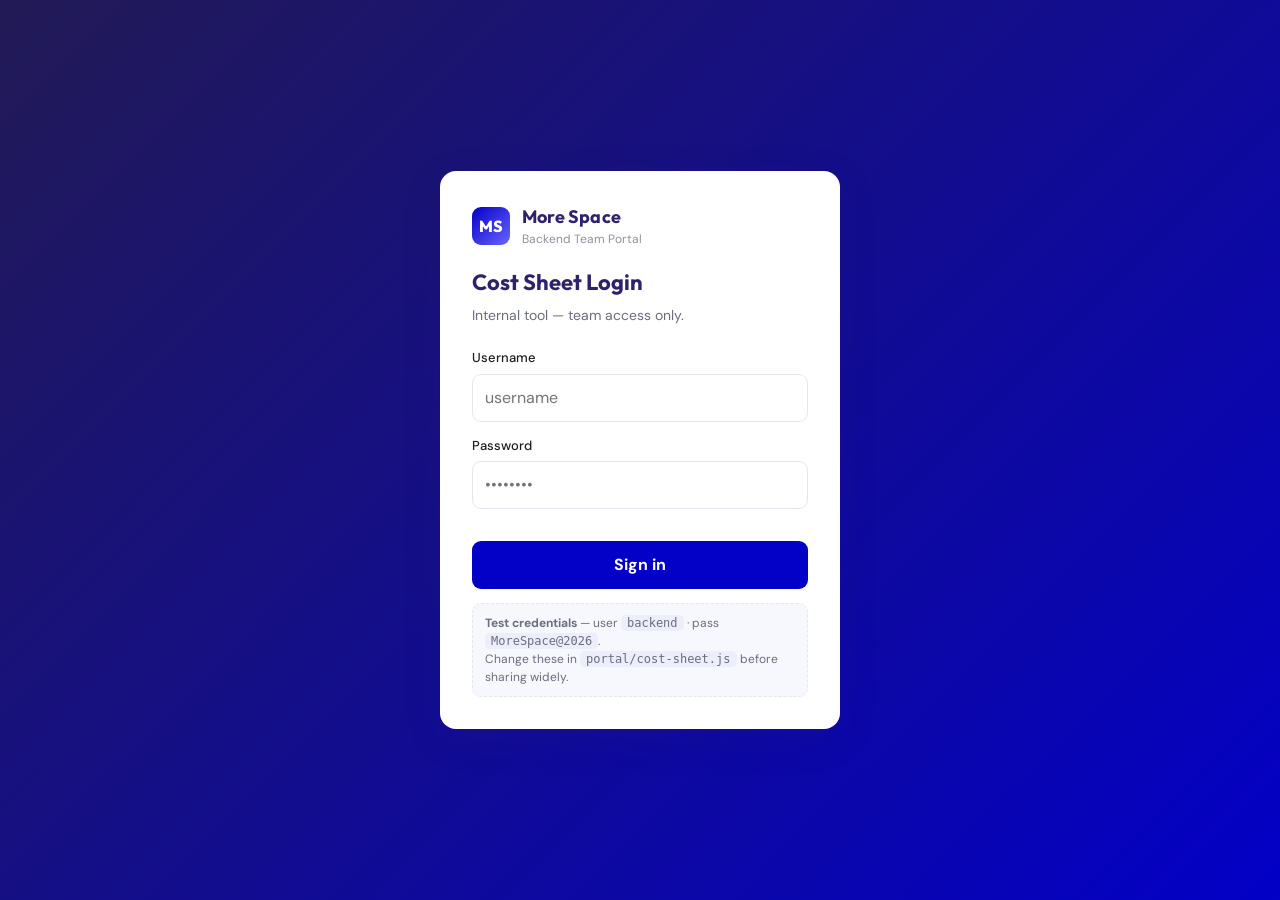
<file: portal/index.html>
<!DOCTYPE html>
<html lang="en">
<head>
  <meta charset="UTF-8" />
  <meta name="viewport" content="width=device-width, initial-scale=1.0" />
  <meta name="robots" content="noindex, nofollow" />
  <title>More Space — Cost Sheet Portal</title>
  <link rel="preconnect" href="https://fonts.googleapis.com" />
  <link rel="preconnect" href="https://fonts.gstatic.com" crossorigin />
  <link href="https://fonts.googleapis.com/css2?family=DM+Sans:wght@400;500;700&family=Outfit:wght@500;600;700;800&display=swap" rel="stylesheet" />
  <style>
    :root{
      --indigo:#2D236D; --blue:#0300C7; --charcoal:#1D1E20; --green:#009100;
      --line:#e6e7ee; --muted:#6b6d80; --bg:#f4f5fa; --card:#fff;
      --shadow:0 10px 40px rgba(45,35,109,.10);
    }
    *{box-sizing:border-box}
    body{margin:0;background:var(--bg);color:var(--charcoal);font-family:"DM Sans",system-ui,sans-serif;line-height:1.5}
    h1,h2,h3{font-family:"Outfit",sans-serif;margin:0}
    a{color:var(--blue)}
    .wrap{max-width:1240px;margin:0 auto;padding:24px}

    header.topbar{background:var(--indigo);color:#fff}
    .topbar .wrap{display:flex;align-items:center;justify-content:space-between;padding:16px 24px;gap:16px;flex-wrap:wrap}
    .brand{display:flex;align-items:center;gap:12px}
    .brand .logo{width:38px;height:38px;border-radius:9px;background:linear-gradient(135deg,var(--blue),#6a63ff);display:grid;place-items:center;font-family:"Outfit";font-weight:800;color:#fff}
    .brand h1{font-size:18px;letter-spacing:.2px}
    .brand small{display:block;font-family:"DM Sans";font-weight:400;opacity:.75;font-size:12px}
    .who{font-size:13px;opacity:.9;display:flex;align-items:center;gap:12px}
    .who button{background:rgba(255,255,255,.14);border:0;color:#fff;padding:7px 12px;border-radius:8px;cursor:pointer;font:inherit;font-size:13px}
    .who button:hover{background:rgba(255,255,255,.24)}

    .gate{position:fixed;inset:0;background:linear-gradient(135deg,#221a55,#0300C7);display:grid;place-items:center;z-index:50;padding:24px}
    .gate .card{background:#fff;border-radius:16px;box-shadow:var(--shadow);width:100%;max-width:400px;padding:32px}
    .gate h2{font-size:22px;color:var(--indigo)}
    .gate p.sub{color:var(--muted);font-size:14px;margin:6px 0 22px}
    .field{margin-bottom:14px}
    .field label{display:block;font-size:13px;font-weight:500;margin-bottom:6px}
    .field input,.field select{width:100%;padding:11px 12px;border:1px solid var(--line);border-radius:9px;font:inherit;background:#fff}
    .field input:focus,.field select:focus{outline:2px solid rgba(3,0,199,.25);border-color:var(--blue)}
    .checkline{display:flex;align-items:center;gap:8px;font-size:13px;font-weight:500;margin-bottom:6px}
    .checkline input{width:auto}
    .btn{background:var(--blue);color:#fff;border:0;border-radius:9px;padding:12px 16px;font:inherit;font-weight:700;cursor:pointer;width:100%}
    .btn:hover{filter:brightness(1.08)}
    .btn.secondary{background:#eef0fb;color:var(--indigo)}
    .btn.ghost{background:transparent;border:1px solid var(--line);color:var(--charcoal);width:auto}
    .err{color:#c0392b;font-size:13px;min-height:18px;margin-top:4px}
    .hint{font-size:12px;color:var(--muted);background:#f7f8fd;border:1px dashed var(--line);border-radius:9px;padding:10px 12px;margin-top:14px}
    .hint code{background:#eceefb;padding:1px 6px;border-radius:5px;font-size:12px}

    .app{display:none}
    .grid{display:grid;grid-template-columns:minmax(340px,.95fr) minmax(420px,1.2fr);gap:24px;align-items:start}
    @media(max-width:960px){.grid{grid-template-columns:1fr}}
    .panel{background:var(--card);border:1px solid var(--line);border-radius:14px;box-shadow:var(--shadow);padding:22px}
    .panel h2{font-size:16px;color:var(--indigo);margin-bottom:4px}
    .panel .desc{color:var(--muted);font-size:13px;margin-bottom:18px}
    .row{display:grid;grid-template-columns:1fr 1fr;gap:12px}
    .row3{display:grid;grid-template-columns:1fr 1fr 1fr;gap:12px}
    @media(max-width:520px){.row,.row3{grid-template-columns:1fr}}
    fieldset{border:0;padding:0;margin:0 0 6px}
    legend{font-family:"Outfit";font-weight:600;font-size:13px;color:var(--indigo);text-transform:uppercase;letter-spacing:.5px;margin:14px 0 8px;padding-top:12px;border-top:1px solid var(--line);width:100%}
    .actions{display:grid;grid-template-columns:repeat(2,minmax(0,1fr));gap:10px;margin-top:18px}
    .actions .btn{width:100%;display:inline-flex;align-items:center;justify-content:center;gap:6px;white-space:nowrap}
    @media(min-width:560px){.actions{grid-template-columns:repeat(4,minmax(0,1fr))}}

    /* Cost sheet preview */
    .sheet{background:#fff}
    .sheet .sheet-head{border-bottom:2px solid var(--indigo);padding-bottom:12px;margin-bottom:12px}
    .sheet .sheet-head .top{display:flex;justify-content:space-between;align-items:flex-start;gap:16px;flex-wrap:wrap}
    .sheet .sheet-head h3{color:var(--indigo);font-size:20px}
    .sheet .proj{font-family:"Outfit";font-weight:700;color:var(--charcoal);font-size:16px;text-align:right}
    .unitgrid{display:grid;grid-template-columns:repeat(4,1fr);gap:6px 14px;margin-top:12px;font-size:12.5px}
    @media(max-width:520px){.unitgrid{grid-template-columns:repeat(2,1fr)}}
    .unitgrid .u span{color:var(--muted);display:block;font-size:11px;text-transform:uppercase;letter-spacing:.3px}
    .unitgrid .u b{font-weight:600}
    table{width:100%;border-collapse:collapse;font-size:13.5px;margin-top:6px}
    table th{text-align:left;font-family:"Outfit";font-size:11px;text-transform:uppercase;letter-spacing:.4px;color:var(--muted);padding:6px 4px;border-bottom:1px solid var(--line)}
    table th.amt,table td.amt{text-align:right}
    table th.rate,table td.rate{text-align:right;white-space:nowrap}
    table td{padding:8px 4px;border-bottom:1px solid var(--line);vertical-align:top}
    table td.sno{color:var(--muted);width:26px}
    table td.amt,table td.rate{font-variant-numeric:tabular-nums;white-space:nowrap}
    tr.grand td{font-weight:700;background:#f7f8fd}
    tr.section td{font-family:"Outfit";font-weight:600;color:var(--indigo);font-size:11px;text-transform:uppercase;letter-spacing:.4px;padding-top:14px;border-bottom:0}
    tr.net td{font-family:"Outfit";font-weight:800;font-size:16px;color:var(--green);border-top:2px solid var(--indigo);border-bottom:0;padding-top:12px}
    .allin{margin-top:8px;font-size:13px;color:var(--muted);text-align:right}
    .stamp{margin-top:16px;font-size:11px;color:var(--muted);line-height:1.6;border-top:1px dashed var(--line);padding-top:12px}
    .stamp b{color:var(--charcoal)}

    /* Letterhead (logo + website) */
    .letterhead{display:flex;justify-content:space-between;align-items:flex-start;gap:16px;flex-wrap:wrap}
    .lh-brand{display:flex;flex-direction:column;gap:4px}
    .lh-logo{height:46px;width:auto;object-fit:contain}
    .lh-logo.bad{display:none}
    .lh-word{display:none;font-family:"Outfit";font-weight:700;font-size:22px;color:var(--indigo);letter-spacing:-.3px}
    .lh-word b{color:var(--blue)}
    .lh-logo.bad ~ .lh-word{display:inline-block}
    .lh-web{font-size:12px}
    .lh-web a{color:var(--blue);text-decoration:none}
    .lh-doc{text-align:right}
    .lh-doc h3{color:var(--indigo);font-size:20px}
    .lh-doc .muted{color:var(--muted);font-size:12px}
    .sheet-foot{margin-top:14px;border-top:2px solid var(--indigo);padding-top:8px;font-size:11px;color:var(--muted);display:flex;justify-content:space-between;gap:12px;flex-wrap:wrap}
    .sheet-foot b{color:var(--charcoal)}

    /* A4 print */
    @page{size:A4;margin:12mm}
    @media print{
      html,body{background:#fff}
      header.topbar,.panel.form,.actions,.no-print{display:none!important}
      .wrap{max-width:none;padding:0;margin:0}
      .grid{display:block}
      .panel{box-shadow:none;border:0;padding:0}
      .app{display:block!important}
      .sheet{font-size:10.5px;color:#000}
      .sheet .lh-doc h3{font-size:18px}
      .lh-logo{height:52px}
      table td,table th{padding:5.5px 4px}
      tr.net td{font-size:15px}
      .stamp{margin-top:10px}
      .sheet-foot{margin-top:10px}
      /* avoid breaking the schedule across pages */
      table,tr,.sheet-head,.sheet-foot{break-inside:avoid}
    }
  </style>
</head>
<body>

  <!-- ================= LOGIN GATE ================= -->
  <div class="gate" id="gate">
    <div class="card">
      <div class="brand" style="margin-bottom:18px">
        <div class="logo">MS</div>
        <div><h1 style="color:var(--indigo);font-size:18px">More Space</h1>
        <small style="color:var(--muted)">Backend Team Portal</small></div>
      </div>
      <h2>Cost Sheet Login</h2>
      <p class="sub">Internal tool — team access only.</p>
      <form id="loginForm">
        <div class="field"><label for="u">Username</label><input id="u" autocomplete="username" placeholder="username" required /></div>
        <div class="field"><label for="p">Password</label><input id="p" type="password" autocomplete="current-password" placeholder="••••••••" required /></div>
        <div class="err" id="loginErr"></div>
        <button class="btn" type="submit">Sign in</button>
      </form>
      <div class="hint">
        <b>Test credentials</b> — user <code>backend</code> · pass <code>MoreSpace@2026</code>.<br>
        Change these in <code>portal/cost-sheet.js</code> before sharing widely.
      </div>
    </div>
  </div>

  <!-- ================= APP ================= -->
  <header class="topbar no-print">
    <div class="wrap">
      <div class="brand">
        <div class="logo">MS</div>
        <div><h1>More Space — Cost Sheet</h1><small>Backend Team Portal</small></div>
      </div>
      <div class="who"><span id="whoLabel"></span><button id="logoutBtn" type="button">Log out</button></div>
    </div>
  </header>

  <main class="wrap app" id="app">
    <div class="grid">
      <!-- ---------- FORM ---------- -->
      <section class="panel form">
        <h2>Generate a cost sheet</h2>
        <p class="desc">Format & default rates follow the team reference sheet. Pick a project to auto-fill the basic rate — everything stays editable.</p>

        <fieldset>
          <legend>Project & customer</legend>
          <div class="field"><label for="project">Project</label><select id="project"></select></div>
          <div class="row">
            <div class="field"><label for="customer">Customer name</label><input id="customer" placeholder="e.g. Mr. Rao" /></div>
            <div class="field"><label for="coapplicant">Co-applicant</label><input id="coapplicant" placeholder="optional" /></div>
          </div>
        </fieldset>

        <fieldset>
          <legend>Unit</legend>
          <div class="row3">
            <div class="field"><label for="tower">Tower</label><input id="tower" placeholder="F" /></div>
            <div class="field"><label for="apartment">Apartment no.</label><input id="apartment" placeholder="404" /></div>
            <div class="field"><label for="floor">Floor</label><input id="floor" inputmode="decimal" value="40" /></div>
          </div>
          <div class="row">
            <div class="field"><label for="facing">Facing</label>
              <select id="facing"><option>West</option><option>East</option><option>North</option><option>South</option><option>North-East</option><option>North-West</option><option>South-East</option><option>South-West</option></select>
            </div>
            <div class="field"><label for="sba">Saleable area (sq ft)</label><input id="sba" inputmode="decimal" value="2320" /></div>
          </div>
          <label class="checkline"><input type="checkbox" id="cornerFlat" checked /> Corner flat</label>
          <label class="checkline"><input type="checkbox" id="viewPremium" /> View premium</label>
        </fieldset>

        <fieldset>
          <legend>Price & charges (₹/sq ft)</legend>
          <div class="row">
            <div class="field"><label for="basicRate">Basic price /sq ft</label><input id="basicRate" inputmode="decimal" value="6800" /></div>
            <div class="field"><label for="floorRiseRate">Floor rise /sq ft/floor</label><input id="floorRiseRate" inputmode="decimal" value="20" /></div>
          </div>
          <div class="row3">
            <div class="field"><label for="floorRiseFrom">Floor rise from floor</label><input id="floorRiseFrom" inputmode="decimal" value="6" /></div>
            <div class="field"><label for="eastRate">East facing /sq ft</label><input id="eastRate" inputmode="decimal" value="50" /></div>
            <div class="field"><label for="cornerRate">Corner /sq ft</label><input id="cornerRate" inputmode="decimal" value="50" /></div>
          </div>
          <div class="field"><label for="viewRate">View premium /sq ft</label><input id="viewRate" inputmode="decimal" value="50" /></div>
        </fieldset>

        <fieldset>
          <legend>Parking, amenities & legal</legend>
          <div class="row">
            <div class="field"><label for="extraParking">Extra car parks (1 free)</label><input id="extraParking" inputmode="decimal" value="1" /></div>
            <div class="field"><label for="parkingRate">Rate / extra park</label><input id="parkingRate" inputmode="decimal" value="300000" /></div>
          </div>
          <label class="checkline"><input type="checkbox" id="amenitiesOn" /> Charge amenities</label>
          <div class="row">
            <div class="field"><label for="amenitiesRate">Amenities /sq ft</label><input id="amenitiesRate" inputmode="decimal" value="350" /></div>
            <div class="field"><label for="legalDoc">Legal & Documentation</label><input id="legalDoc" inputmode="decimal" value="30000" /></div>
          </div>
          <label class="checkline"><input type="checkbox" id="clubhouseOn" /> Charge clubhouse</label>
          <div class="field"><label for="clubhouse">Club house amenities</label><input id="clubhouse" inputmode="decimal" value="300000" /></div>
        </fieldset>

        <fieldset>
          <legend>Possession-time charges</legend>
          <div class="row">
            <div class="field"><label for="wegiRate">W.E.G.I /sq ft</label><input id="wegiRate" inputmode="decimal" value="150" /></div>
            <div class="field"><label for="corpusRate">Corpus fund /sq ft</label><input id="corpusRate" inputmode="decimal" value="50" /></div>
          </div>
          <div class="row3">
            <div class="field"><label for="maintMonths">Maintenance months</label><input id="maintMonths" inputmode="decimal" value="24" /></div>
            <div class="field"><label for="maintPerMonth">Maint /sq ft/month</label><input id="maintPerMonth" inputmode="decimal" value="4" /></div>
            <div class="field"><label for="amcGstPct">GST on AMC %</label><input id="amcGstPct" inputmode="decimal" value="18" /></div>
          </div>
        </fieldset>

        <div class="actions">
          <button class="btn" id="genBtn" type="button">Generate</button>
          <button class="btn secondary" id="printBtn" type="button">Print / PDF</button>
          <button class="btn ghost" id="csvBtn" type="button">Export CSV</button>
          <button class="btn ghost" id="resetBtn" type="button">Reset</button>
        </div>
      </section>

      <!-- ---------- PREVIEW ---------- -->
      <section class="panel">
        <div class="sheet" id="sheet"></div>
      </section>
    </div>
  </main>

  <script src="cost-sheet.js"></script>
  <script>
    const $ = id => document.getElementById(id);
    const SS_KEY = "ms_portal_session";

    function showApp(session){
      $("gate").style.display = "none";
      $("app").style.display = "block";
      $("whoLabel").textContent = session.name + " · " + session.role;
      initApp();
    }
    (function restore(){
      try{ const s = JSON.parse(sessionStorage.getItem(SS_KEY)||"null"); if(s&&s.user) showApp(s); }catch(e){}
    })();

    $("loginForm").addEventListener("submit", async e => {
      e.preventDefault(); $("loginErr").textContent = "";
      const session = await verifyLogin($("u").value, $("p").value);
      if(!session){ $("loginErr").textContent = "Invalid username or password."; return; }
      try{ sessionStorage.setItem(SS_KEY, JSON.stringify(session)); }catch(e){}
      showApp(session);
    });
    $("logoutBtn").addEventListener("click", () => { try{ sessionStorage.removeItem(SS_KEY); }catch(e){} location.reload(); });

    let appReady = false;
    function readInputs(){
      const ids = ["customer","coapplicant","tower","apartment","floor","facing","sba",
        "basicRate","floorRiseRate","floorRiseFrom","eastRate","cornerRate","viewRate",
        "extraParking","parkingRate","amenitiesRate","legalDoc","clubhouse",
        "wegiRate","corpusRate","maintMonths","maintPerMonth","amcGstPct"];
      const o = {}; ids.forEach(k => o[k] = $(k).value);
      ["cornerFlat","viewPremium","amenitiesOn","clubhouseOn"].forEach(k => o[k] = $(k).checked);
      return o;
    }
    function currentProject(){ return CATALOGUE[$("project").selectedIndex] || CATALOGUE[0]; }
    function escapeHtml(s){return String(s).replace(/[&<>"]/g,c=>({"&":"&amp;","<":"&lt;",">":"&gt;",'"':"&quot;"}[c]));}

    function render(){
      const i = readInputs(); const p = currentProject(); const cs = computeCostSheet(i);
      const today = new Date().toLocaleDateString("en-IN",{day:"2-digit",month:"short",year:"numeric"});
      const rate = r => r === null ? "" : inr(r);
      const mainHtml = cs.mainRows.map(r =>
        `<tr><td class="sno">${r.sno}</td><td>${escapeHtml(r.label)}</td><td class="rate">${rate(r.rate)}</td><td class="amt">${inr(r.amount)}</td></tr>`).join("");
      const possHtml = cs.possessionRows.map(r =>
        `<tr><td class="sno"></td><td>${escapeHtml(r.label)}</td><td class="rate">${rate(r.rate)}</td><td class="amt">${inr(r.amount)}</td></tr>`).join("");
      const u = (label,val) => `<div class="u"><span>${label}</span><b>${val||"—"}</b></div>`;
      $("sheet").innerHTML = `
        <div class="sheet-head">
          <div class="letterhead">
            <div class="lh-brand">
              <img class="lh-logo" src="${BRAND.logo}" alt="${escapeHtml(BRAND.name)} logo" onerror="this.classList.add('bad')">
              <span class="lh-word">more<b>space</b></span>
              <span class="lh-web"><a href="${BRAND.websiteUrl}" target="_blank" rel="noopener">${escapeHtml(BRAND.website)}</a></span>
            </div>
            <div class="lh-doc">
              <h3>Cost Sheet</h3>
              <div class="muted">${today}</div>
              <div class="muted"><b style="color:var(--charcoal)">${escapeHtml(p.name)}</b> · ${escapeHtml(p.loc)}${p.rera&&p.rera!=="—"?" · RERA "+p.rera:""}</div>
            </div>
          </div>
          <div class="unitgrid">
            ${u("Customer", escapeHtml(i.customer))}
            ${u("Co-applicant", escapeHtml(i.coapplicant))}
            ${u("Tower", escapeHtml(i.tower))}
            ${u("Apartment", escapeHtml(i.apartment))}
            ${u("Facing", escapeHtml(i.facing))}
            ${u("Floor", fmt(num(i.floor)))}
            ${u("Corner flat", i.cornerFlat?"Yes":"No")}
            ${u("View premium", i.viewPremium?"Yes":"No")}
            ${u("Saleable area", fmt(cs.sba)+" sq ft")}
          </div>
        </div>
        <table>
          <thead><tr><th class="sno">#</th><th>Particulars</th><th class="rate">Rate (₹)</th><th class="amt">Amount (₹)</th></tr></thead>
          <tbody>
            ${mainHtml}
            <tr class="grand"><td></td><td>Total Sale Consideration of Unit</td><td class="rate"></td><td class="amt">${inr(cs.totalSale)}</td></tr>
            <tr class="section"><td></td><td colspan="3">Payable at possession</td></tr>
            ${possHtml}
            <tr class="net"><td></td><td>Net Total Costing</td><td class="rate"></td><td class="amt">${inr(cs.netTotal)}</td></tr>
          </tbody>
        </table>
        <div class="allin">≈ ${crores(cs.netTotal)} &nbsp;·&nbsp; all-in ₹${fmt(cs.allInRate)}/sq ft</div>
        <div class="stamp">
          <b>Only Corpus & Maintenance are payable at the time of possession.</b><br>
          Registration & GST as per prevailing government value (charged separately, not included above).
          Indicative estimate for internal use — subject to developer confirmation and applicable taxes. Not a price quotation or offer.
        </div>
        <div class="sheet-foot">
          <span><b>${escapeHtml(BRAND.name)}</b> · ${escapeHtml(BRAND.address)}</span>
          <span><a href="${BRAND.websiteUrl}" target="_blank" rel="noopener">${escapeHtml(BRAND.website)}</a> · ${escapeHtml(BRAND.phone)} · ${escapeHtml(BRAND.email)}</span>
        </div>`;
    }

    function initApp(){
      if(appReady) return; appReady = true;
      const sel = $("project");
      sel.innerHTML = CATALOGUE.map(p => `<option>${p.name} — ${p.loc}</option>`).join("");
      // default to MoonGlade (matches the reference sample)
      const mg = CATALOGUE.findIndex(p => /moonglade/i.test(p.name)); if(mg>=0) sel.selectedIndex = mg;
      sel.addEventListener("change", () => { const p = currentProject(); if(p.rate) $("basicRate").value = p.rate; render(); });
      document.querySelectorAll("#app input, #app select").forEach(el => el.addEventListener("input", render));
      $("genBtn").addEventListener("click", render);
      $("printBtn").addEventListener("click", () => window.print());
      $("resetBtn").addEventListener("click", () => location.reload());
      $("csvBtn").addEventListener("click", exportCsv);
      if(currentProject().rate) $("basicRate").value = currentProject().rate;
      render();
    }

    function exportCsv(){
      const i = readInputs(); const p = currentProject(); const cs = computeCostSheet(i);
      const rateCell = r => r === null ? "" : Math.round(r);
      const lines = [["More Space — Cost Sheet"],["Project",p.name],["Location",p.loc],
        ["Customer",i.customer||""],["Co-applicant",i.coapplicant||""],["Tower",i.tower||""],["Apartment",i.apartment||""],
        ["Facing",i.facing||""],["Floor",num(i.floor)],["Corner flat",i.cornerFlat?"Yes":"No"],["View premium",i.viewPremium?"Yes":"No"],
        ["Saleable area (sq ft)",cs.sba],[""],
        ["S.No","Particulars","Rate (INR)","Amount (INR)"]];
      cs.mainRows.forEach(r => lines.push([r.sno, r.label, rateCell(r.rate), Math.round(r.amount)]));
      lines.push(["","Total Sale Consideration of Unit","",Math.round(cs.totalSale)]);
      lines.push([""],["Payable at possession"]);
      cs.possessionRows.forEach(r => lines.push(["", r.label, rateCell(r.rate), Math.round(r.amount)]));
      lines.push(["","Net Total Costing","",Math.round(cs.netTotal)]);
      lines.push(["","All-in rate (/sq ft)","",Math.round(cs.allInRate)]);
      const csv = lines.map(r => r.map(c => `"${String(c).replace(/"/g,'""')}"`).join(",")).join("\n");
      const blob = new Blob([csv],{type:"text/csv"});
      const a = document.createElement("a");
      a.href = URL.createObjectURL(blob);
      a.download = `cost-sheet_${p.name.replace(/\s+/g,"-").toLowerCase()}.csv`;
      document.body.appendChild(a); a.click(); a.remove();
    }
  </script>
</body>
</html>
</file>
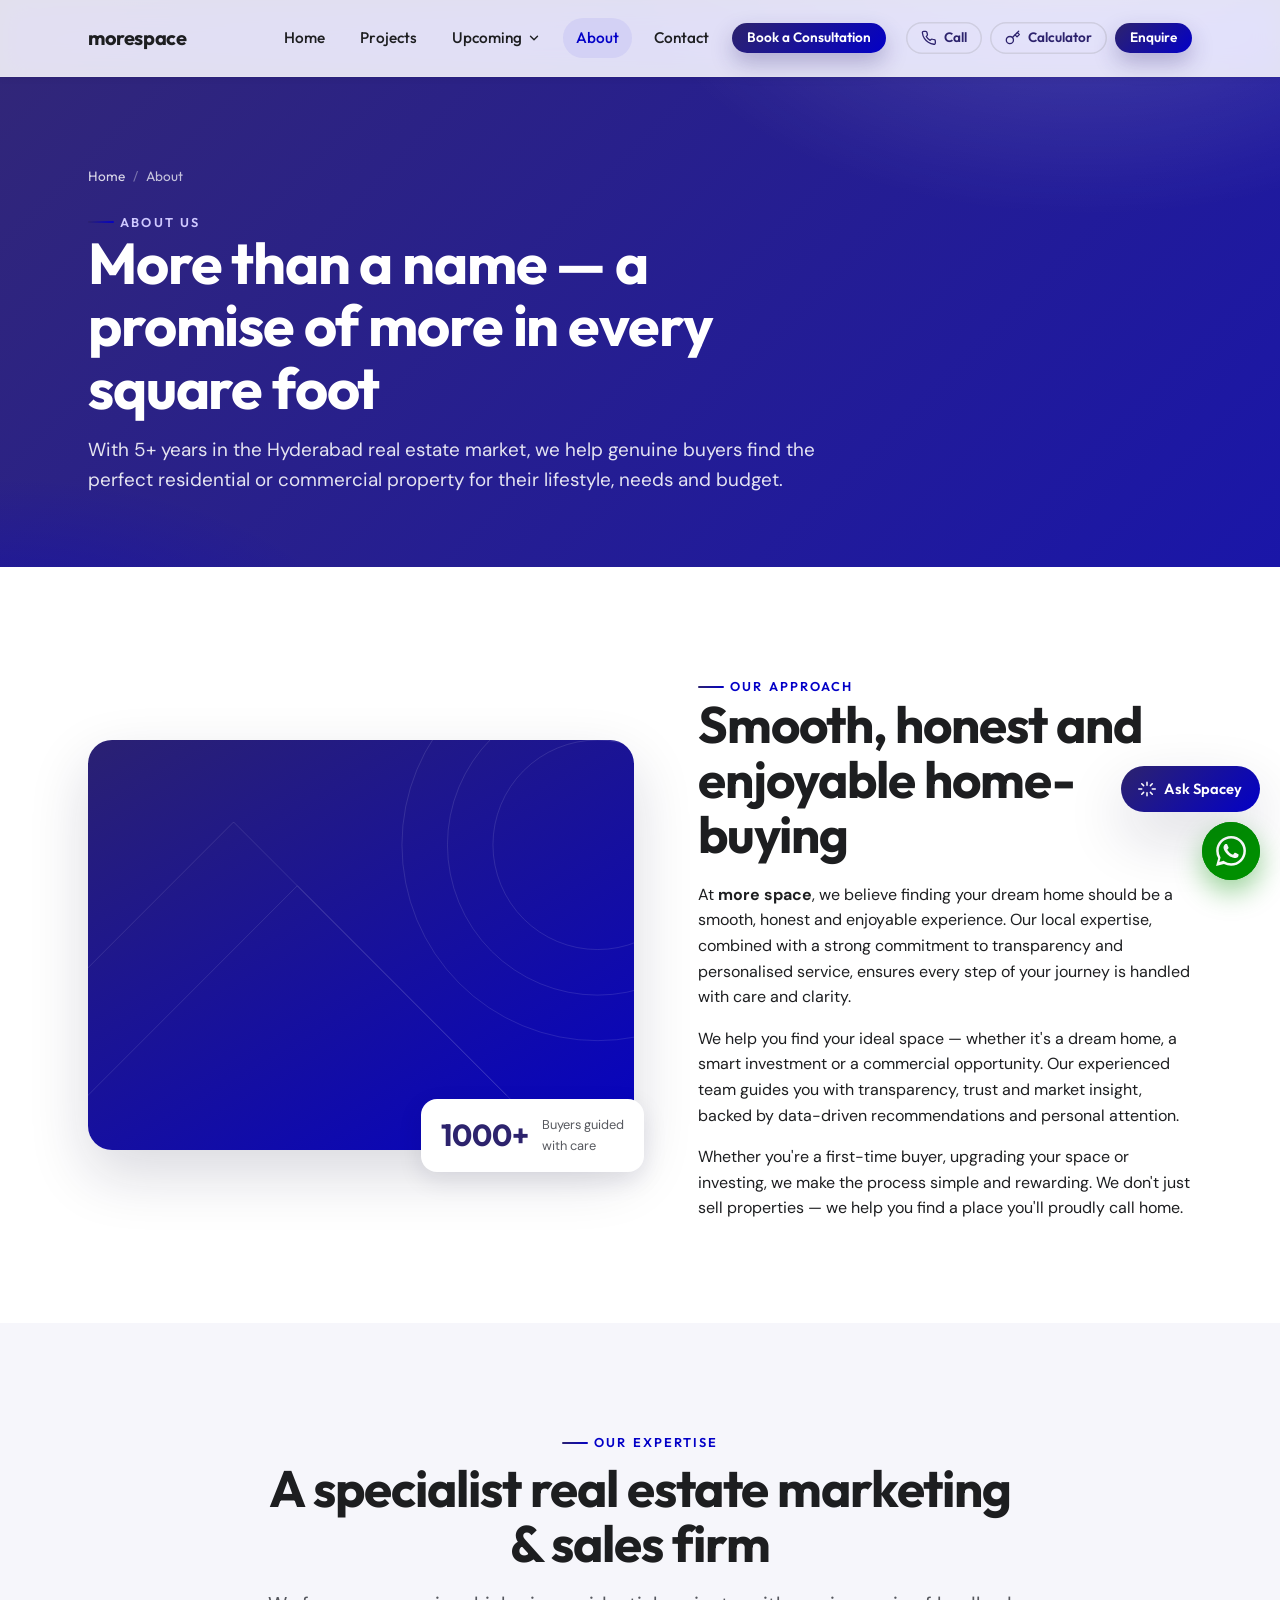
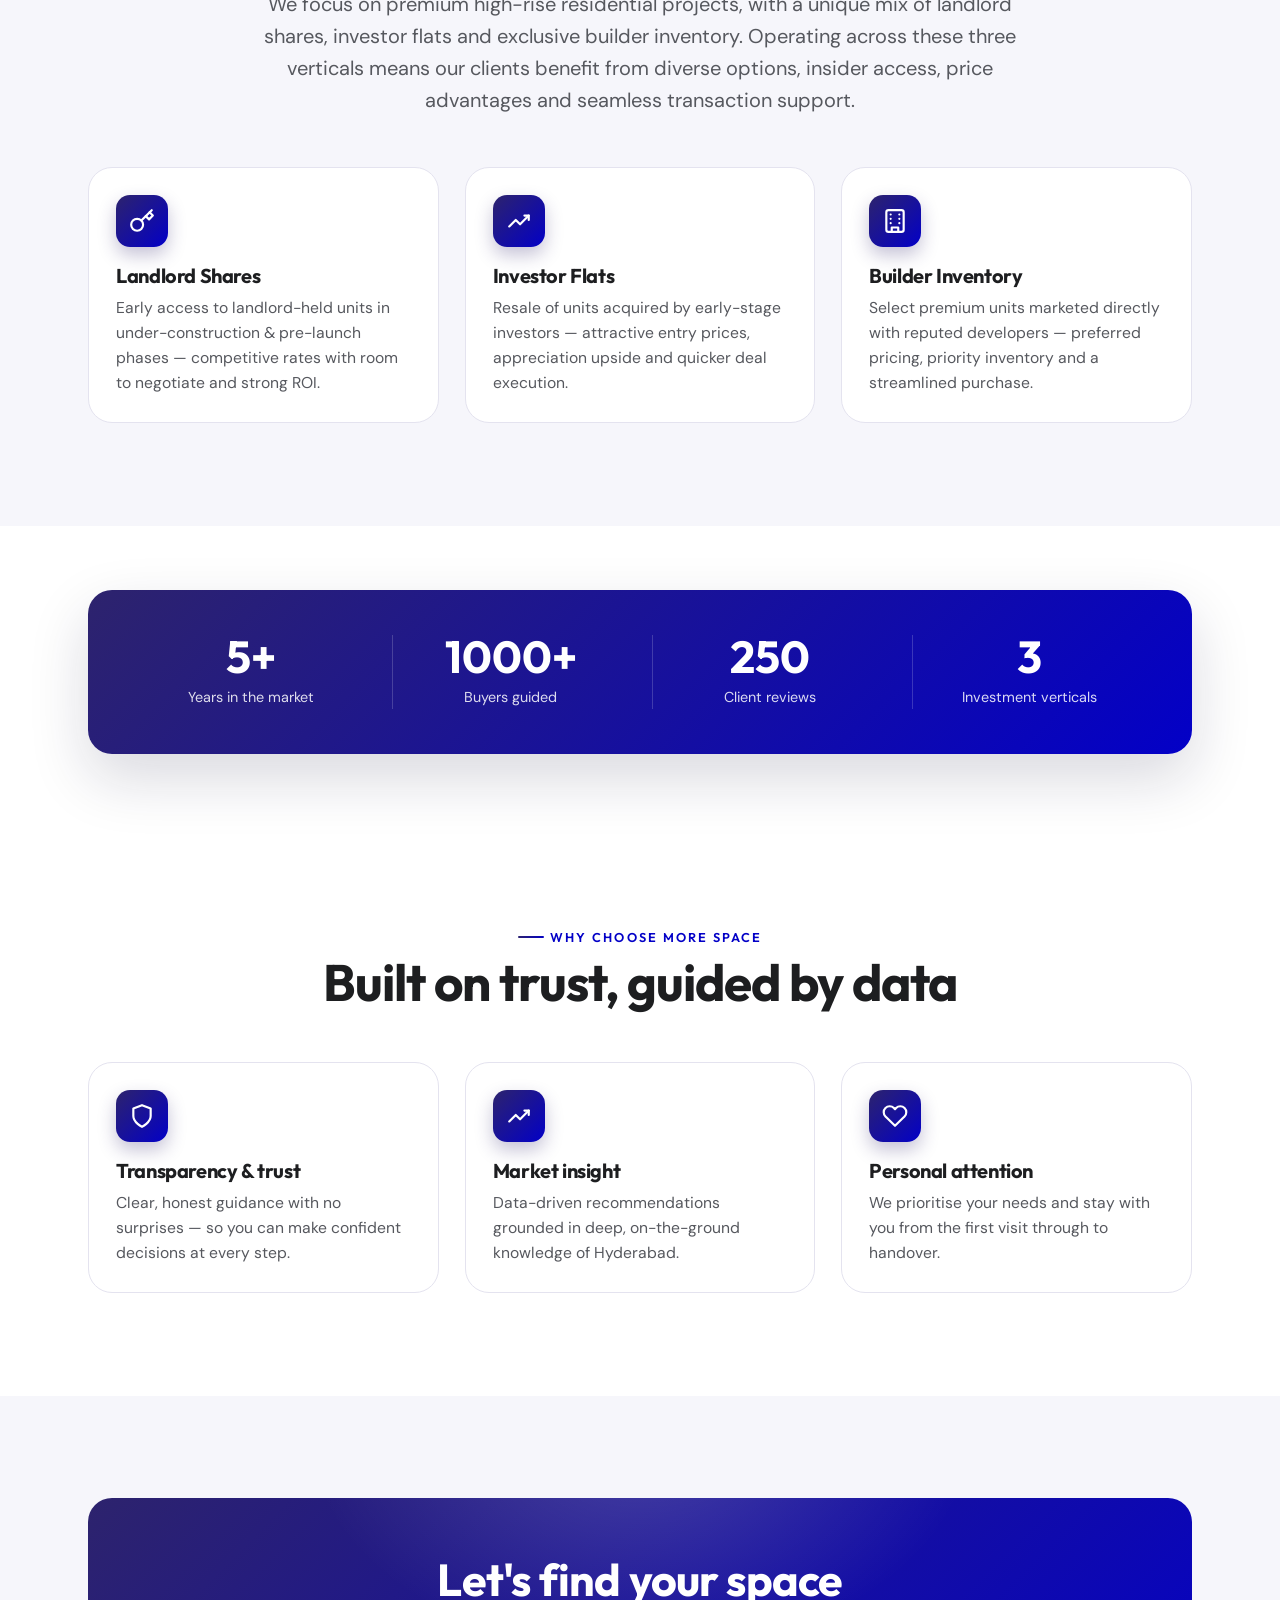
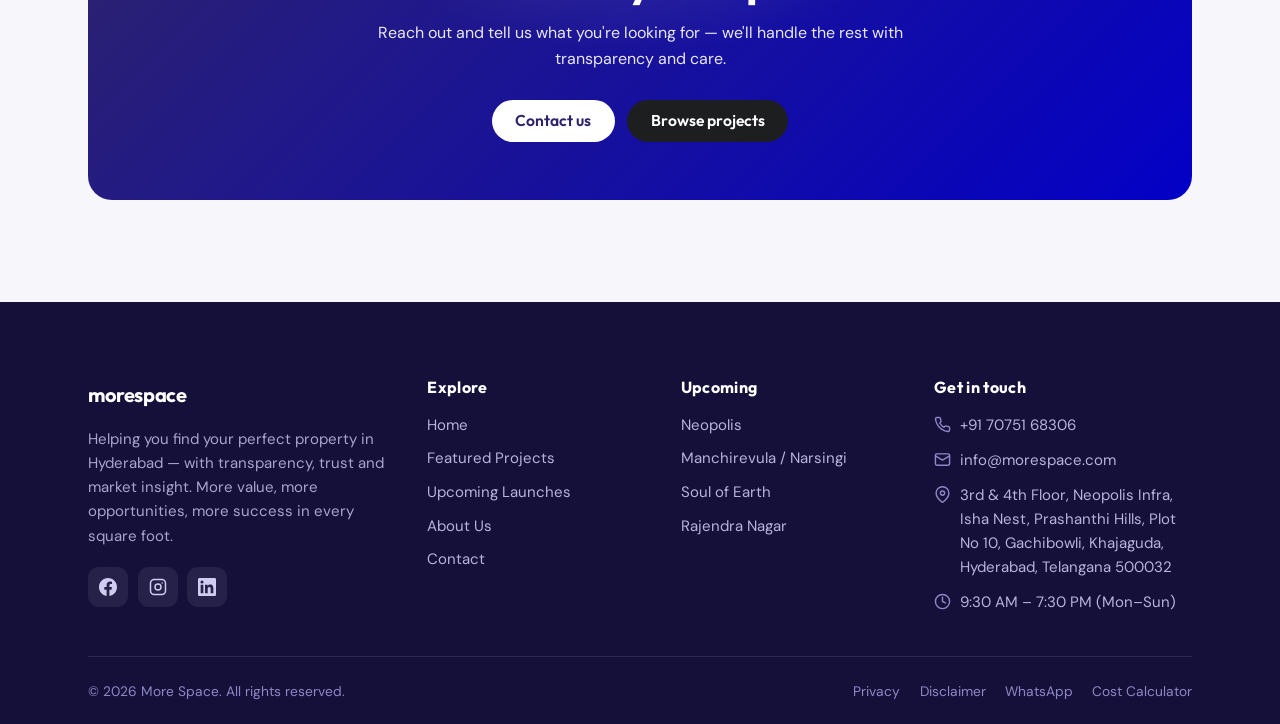
<file: about.html>
<!DOCTYPE html>
<html lang="en">
<head>
<meta charset="UTF-8">
<meta name="viewport" content="width=device-width, initial-scale=1.0">
<title>About More Space | Real Estate Marketing Experts, Hyderabad</title>
<meta name="description" content="More Space is a specialist real estate marketing and sales firm for premium high-rise residential projects in Hyderabad, offering landlord shares, investor flats and exclusive builder inventory.">
<link rel="preconnect" href="https://fonts.googleapis.com">
<link rel="preconnect" href="https://fonts.gstatic.com" crossorigin>
<link href="https://fonts.googleapis.com/css2?family=Outfit:wght@400;500;600;700;800&family=DM+Sans:opsz,wght@9..40,400;9..40,500;9..40,600;9..40,700&display=swap" rel="stylesheet">
<link rel="stylesheet" href="css/styles.css">
<link rel="icon" type="image/svg+xml" href="assets/favicon.svg">
</head>
<body data-page="about" class="subpage">
<div id="site-header"></div>

<section class="page-hero">
  <div class="container">
    <nav class="breadcrumb" aria-label="Breadcrumb"><a href="index.html">Home</a><span class="sep">/</span><span>About</span></nav>
    <span class="eyebrow" style="color:#cfc9ff">About us</span>
    <h1>More than a name — a promise of more in every square foot</h1>
    <p>With 5+ years in the Hyderabad real estate market, we help genuine buyers find the perfect residential or commercial property for their lifestyle, needs and budget.</p>
  </div>
</section>

<!-- Story -->
<section class="section">
  <div class="container about-grid">
    <div class="media reveal">
      <img src="assets/brand-background.svg" alt="">
      <div class="badge"><div class="n">1000+</div><small>Buyers guided<br>with care</small></div>
    </div>
    <div class="reveal" data-d="1">
      <span class="eyebrow">Our approach</span>
      <h2 class="h-lg">Smooth, honest and enjoyable home-buying</h2>
      <div class="stack" style="margin-top:1.2rem">
        <p>At <b>more space</b>, we believe finding your dream home should be a smooth, honest and enjoyable experience. Our local expertise, combined with a strong commitment to transparency and personalised service, ensures every step of your journey is handled with care and clarity.</p>
        <p>We help you find your ideal space — whether it's a dream home, a smart investment or a commercial opportunity. Our experienced team guides you with transparency, trust and market insight, backed by data-driven recommendations and personal attention.</p>
        <p>Whether you're a first-time buyer, upgrading your space or investing, we make the process simple and rewarding. We don't just sell properties — we help you find a place you'll proudly call home.</p>
      </div>
    </div>
  </div>
</section>

<!-- What we do -->
<section class="section section--paper">
  <div class="container">
    <div class="section-head center">
      <span class="eyebrow">Our expertise</span>
      <h2 class="h-lg">A specialist real estate marketing & sales firm</h2>
      <p class="lead">We focus on premium high-rise residential projects, with a unique mix of landlord shares, investor flats and exclusive builder inventory. Operating across these three verticals means our clients benefit from diverse options, insider access, price advantages and seamless transaction support.</p>
    </div>
    <div class="cards cols-3" id="servicesGrid"></div>
  </div>
</section>

<!-- Stats -->
<section class="section--tight">
  <div class="container">
    <div class="statband reveal">
      <div class="item"><div class="num">5+</div><div class="lbl">Years in the market</div></div>
      <div class="item"><div class="num">1000+</div><div class="lbl">Buyers guided</div></div>
      <div class="item"><div class="num">250</div><div class="lbl">Client reviews</div></div>
      <div class="item"><div class="num">3</div><div class="lbl">Investment verticals</div></div>
    </div>
  </div>
</section>

<!-- Values -->
<section class="section">
  <div class="container">
    <div class="section-head center">
      <span class="eyebrow">Why choose More Space</span>
      <h2 class="h-lg">Built on trust, guided by data</h2>
    </div>
    <div class="cards cols-3">
      <div class="feature reveal"><div class="ic"><svg viewBox="0 0 24 24" fill="none" stroke="currentColor" stroke-width="2" stroke-linecap="round" stroke-linejoin="round"><path d="M12 22s8-4 8-10V5l-8-3-8 3v7c0 6 8 10 8 10Z"/></svg></div><h3>Transparency & trust</h3><p>Clear, honest guidance with no surprises — so you can make confident decisions at every step.</p></div>
      <div class="feature reveal" data-d="1"><div class="ic"><svg viewBox="0 0 24 24" fill="none" stroke="currentColor" stroke-width="2" stroke-linecap="round" stroke-linejoin="round"><path d="M3 17l6-6 4 4 8-8"/><path d="M17 7h4v4"/></svg></div><h3>Market insight</h3><p>Data-driven recommendations grounded in deep, on-the-ground knowledge of Hyderabad.</p></div>
      <div class="feature reveal" data-d="2"><div class="ic"><svg viewBox="0 0 24 24" fill="none" stroke="currentColor" stroke-width="2" stroke-linecap="round" stroke-linejoin="round"><path d="M20.8 4.6a5.5 5.5 0 0 0-7.8 0L12 5.7l-1-1.1a5.5 5.5 0 1 0-7.8 7.8l1 1L12 21l7.8-7.6 1-1a5.5 5.5 0 0 0 0-7.8Z"/></svg></div><h3>Personal attention</h3><p>We prioritise your needs and stay with you from the first visit through to handover.</p></div>
    </div>
  </div>
</section>

<!-- CTA -->
<section class="section section--paper">
  <div class="container">
    <div class="cta-banner reveal">
      <h2>Let's find your space</h2>
      <p>Reach out and tell us what you're looking for — we'll handle the rest with transparency and care.</p>
      <div class="actions">
        <a class="btn btn-light" href="contact.html">Contact us</a>
        <a class="btn btn-dark" href="projects.html">Browse projects</a>
      </div>
    </div>
  </div>
</section>

<div id="site-footer"></div>
<script src="js/data.js"></script>
<script src="js/main.js"></script>
</body>
</html>
</file>
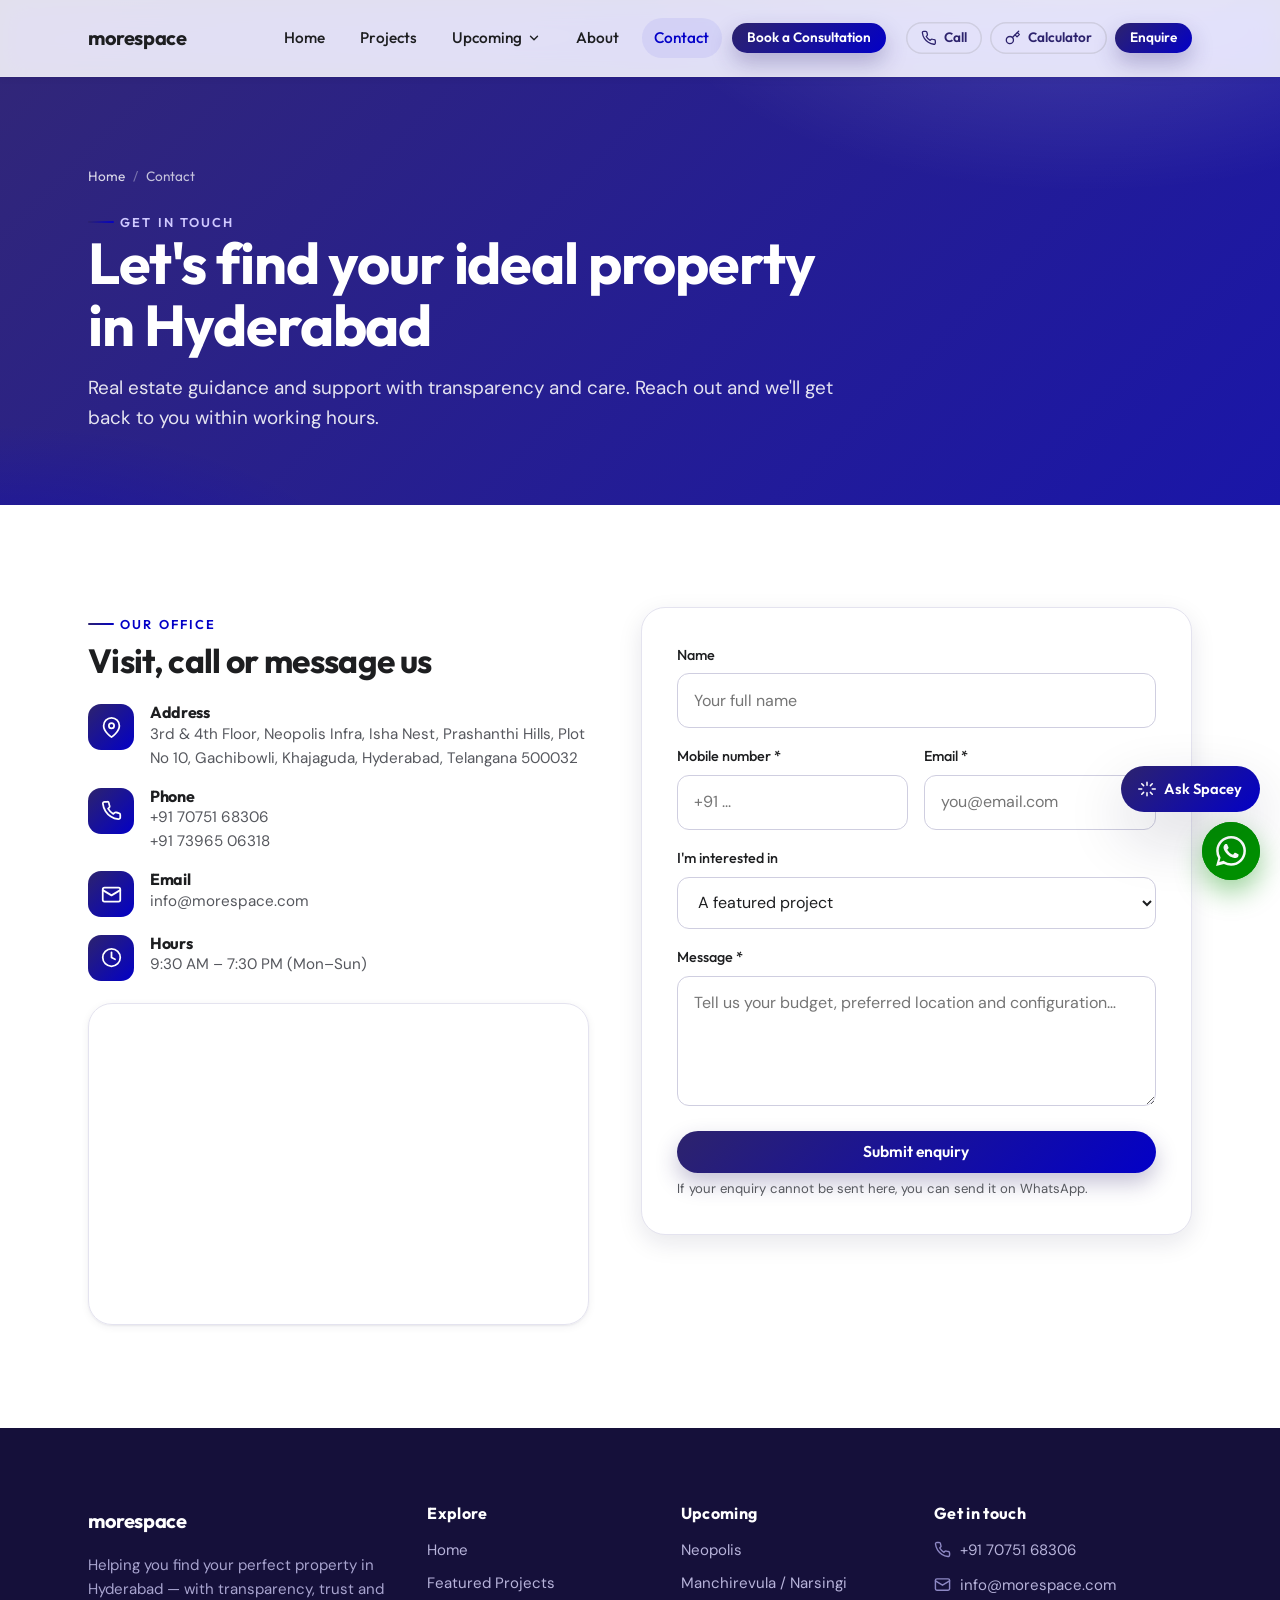
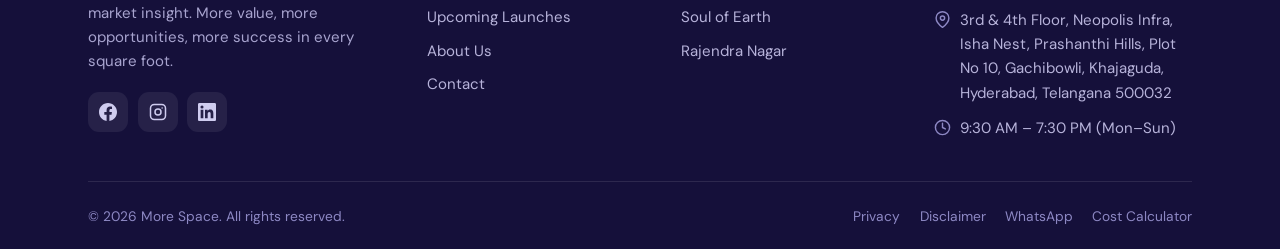
<file: contact.html>
<!DOCTYPE html>
<html lang="en">
<head>
<meta charset="UTF-8">
<meta name="viewport" content="width=device-width, initial-scale=1.0">
<title>Contact More Space | Property Buying Help in Hyderabad</title>
<meta name="description" content="Contact More Space for expert property-buying help in Hyderabad. Visit us in Gachibowli, call +91 70751 68306, or send an enquiry — we guide you with transparency and care.">
<link rel="preconnect" href="https://fonts.googleapis.com">
<link rel="preconnect" href="https://fonts.gstatic.com" crossorigin>
<link href="https://fonts.googleapis.com/css2?family=Outfit:wght@400;500;600;700;800&family=DM+Sans:opsz,wght@9..40,400;9..40,500;9..40,600;9..40,700&display=swap" rel="stylesheet">
<link rel="stylesheet" href="css/styles.css">
<link rel="icon" type="image/svg+xml" href="assets/favicon.svg">
</head>
<body data-page="contact" class="subpage">
<div id="site-header"></div>

<section class="page-hero">
  <div class="container">
    <nav class="breadcrumb" aria-label="Breadcrumb"><a href="index.html">Home</a><span class="sep">/</span><span>Contact</span></nav>
    <span class="eyebrow" style="color:#cfc9ff">Get in touch</span>
    <h1>Let's find your ideal property in Hyderabad</h1>
    <p>Real estate guidance and support with transparency and care. Reach out and we'll get back to you within working hours.</p>
  </div>
</section>

<section class="section">
  <div class="container contact-grid">
    <!-- Info -->
    <div class="reveal">
      <span class="eyebrow">Our office</span>
      <h2 class="h-md" style="margin-top:.5rem">Visit, call or message us</h2>
      <div class="info-list">
        <div class="info-item">
          <span class="ic" id="ic-pin"></span>
          <div><h4>Address</h4><p id="addr"></p></div>
        </div>
        <div class="info-item">
          <span class="ic" id="ic-phone"></span>
          <div><h4>Phone</h4><p><a id="tel1" href="#"></a><br><a id="tel2" href="#"></a></p></div>
        </div>
        <div class="info-item">
          <span class="ic" id="ic-mail"></span>
          <div><h4>Email</h4><p><a id="mail" href="#"></a></p></div>
        </div>
        <div class="info-item">
          <span class="ic" id="ic-clock"></span>
          <div><h4>Hours</h4><p id="hours"></p></div>
        </div>
      </div>
      <div class="map-wrap">
        <iframe title="More Space location — Gachibowli, Hyderabad" loading="lazy" referrerpolicy="no-referrer-when-downgrade"
          src="https://www.google.com/maps?q=Khajaguda,Gachibowli,Hyderabad,Telangana%20500032&output=embed"></iframe>
      </div>
    </div>

    <!-- Form -->
    <div class="reveal" data-d="1">
      <form class="form" id="contactForm" novalidate>
        <div class="form-success" id="formSuccess">Thanks! Opening WhatsApp so you can send your enquiry directly. We'll respond within working hours.</div>
        <div class="field">
          <label for="name">Name</label>
          <input id="name" name="name" type="text" placeholder="Your full name" autocomplete="name">
        </div>
        <div class="field two">
          <div>
            <label for="phone">Mobile number *</label>
            <input id="phone" name="phone" type="tel" placeholder="+91 ..." required autocomplete="tel">
          </div>
          <div>
            <label for="email">Email *</label>
            <input id="email" name="email" type="email" placeholder="you@email.com" required autocomplete="email">
          </div>
        </div>
        <div class="field">
          <label for="interest">I'm interested in</label>
          <select id="interest" name="interest">
            <option>A featured project</option>
            <option>An upcoming / pre-launch project</option>
            <option>Landlord share / investor flat</option>
            <option>A villa / gated community</option>
            <option>General guidance</option>
          </select>
        </div>
        <div class="field">
          <label for="message">Message *</label>
          <textarea id="message" name="message" placeholder="Tell us your budget, preferred location and configuration…" required></textarea>
        </div>
        <button class="btn btn-primary btn-block" type="submit">Submit enquiry</button>
        <p class="form-note">By submitting, your details open in WhatsApp to message us directly — nothing is stored on this site.</p>
      </form>
    </div>
  </div>
</section>

<div id="site-footer"></div>
<script src="js/data.js"></script>
<script src="js/main.js"></script>
<script>
  document.addEventListener('DOMContentLoaded', () => {
    document.getElementById('ic-pin').innerHTML = I.pin;
    document.getElementById('ic-phone').innerHTML = I.phone;
    document.getElementById('ic-mail').innerHTML = I.mail;
    document.getElementById('ic-clock').innerHTML = I.clock;
    document.getElementById('addr').textContent = SITE.address;
    document.getElementById('hours').textContent = SITE.hours;
    const t1 = document.getElementById('tel1'); t1.textContent = SITE.phone; t1.href = 'tel:' + SITE.phoneRaw;
    const t2 = document.getElementById('tel2'); t2.textContent = SITE.phoneAlt; t2.href = 'tel:' + SITE.phoneAlt.replace(/\s/g,'');
    const m = document.getElementById('mail'); m.textContent = SITE.email; m.href = 'mailto:' + SITE.email;
  });
</script>
</body>
</html>
</file>
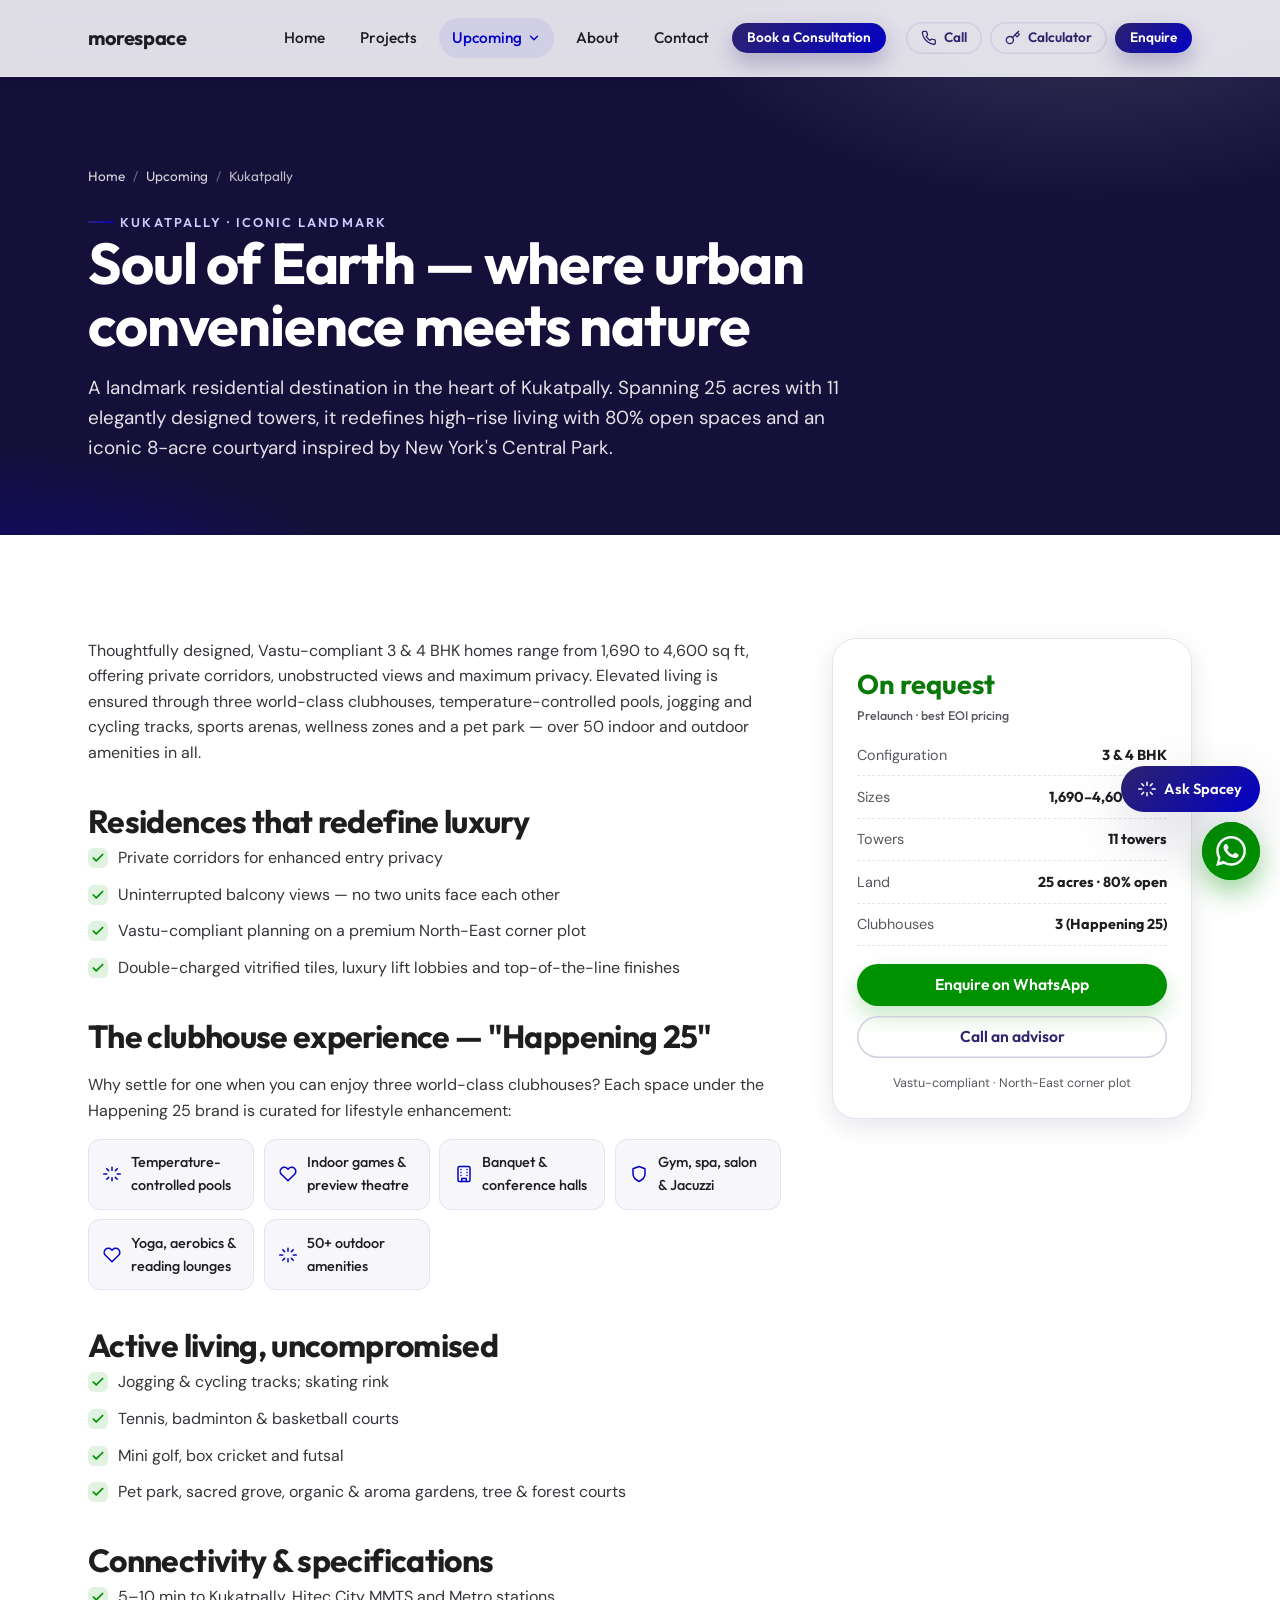
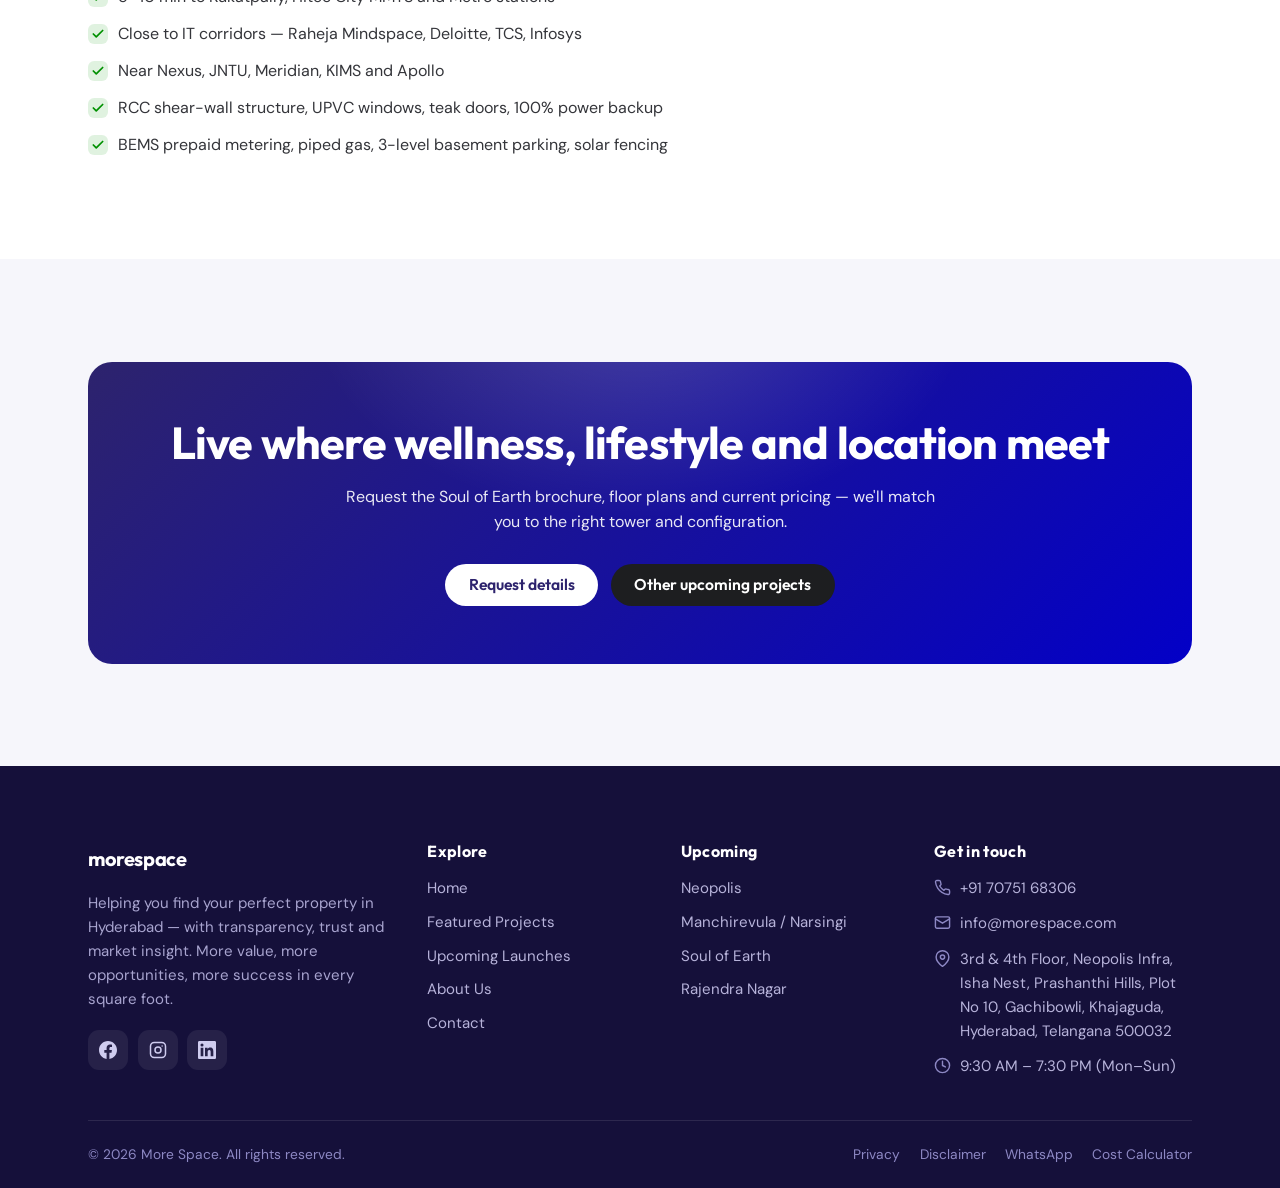
<file: kukatpally.html>
<!DOCTYPE html>
<html lang="en">
<head>
<meta charset="UTF-8">
<meta name="viewport" content="width=device-width, initial-scale=1.0">
<title>Soul of Earth — Prelaunch 3 & 4 BHK Apartments, Kukatpally | More Space</title>
<meta name="description" content="Soul of Earth, Kukatpally — 25 acres, 11 towers, 80% open spaces and an 8-acre Central-Park-inspired courtyard. Vastu 3 & 4 BHK homes from 1,690–4,600 sq ft with three world-class clubhouses.">
<link rel="preconnect" href="https://fonts.googleapis.com">
<link rel="preconnect" href="https://fonts.gstatic.com" crossorigin>
<link href="https://fonts.googleapis.com/css2?family=Outfit:wght@400;500;600;700;800&family=DM+Sans:opsz,wght@9..40,400;9..40,500;9..40,600;9..40,700&display=swap" rel="stylesheet">
<link rel="stylesheet" href="css/styles.css">
<link rel="icon" type="image/svg+xml" href="assets/favicon.svg">
</head>
<body data-page="upcoming" class="subpage">
<div id="site-header"></div>

<section class="page-hero has-photo">
  <div class="page-hero__bg"><img src="assets/brand-background.svg" alt=""></div>
  <div class="container">
    <nav class="breadcrumb" aria-label="Breadcrumb"><a href="index.html">Home</a><span class="sep">/</span><a href="upcoming.html">Upcoming</a><span class="sep">/</span><span>Kukatpally</span></nav>
    <span class="eyebrow" style="color:#cfc9ff">Kukatpally · Iconic landmark</span>
    <h1>Soul of Earth — where urban convenience meets nature</h1>
    <p>A landmark residential destination in the heart of Kukatpally. Spanning 25 acres with 11 elegantly designed towers, it redefines high-rise living with 80% open spaces and an iconic 8-acre courtyard inspired by New York's Central Park.</p>
  </div>
</section>

<section class="section">
  <div class="container detail">
    <div class="prose reveal">
      <p>Thoughtfully designed, Vastu-compliant 3 & 4 BHK homes range from 1,690 to 4,600 sq ft, offering private corridors, unobstructed views and maximum privacy. Elevated living is ensured through three world-class clubhouses, temperature-controlled pools, jogging and cycling tracks, sports arenas, wellness zones and a pet park — over 50 indoor and outdoor amenities in all.</p>

      <h2>Residences that redefine luxury</h2>
      <ul class="ticks">
        <li>Private corridors for enhanced entry privacy</li>
        <li>Uninterrupted balcony views — no two units face each other</li>
        <li>Vastu-compliant planning on a premium North-East corner plot</li>
        <li>Double-charged vitrified tiles, luxury lift lobbies and top-of-the-line finishes</li>
      </ul>

      <h2>The clubhouse experience — "Happening 25"</h2>
      <p>Why settle for one when you can enjoy three world-class clubhouses? Each space under the Happening 25 brand is curated for lifestyle enhancement:</p>
      <div class="amenity-grid">
        <div class="amenity"><span class="ic" data-i="spark"></span>Temperature-controlled pools</div>
        <div class="amenity"><span class="ic" data-i="heart"></span>Indoor games & preview theatre</div>
        <div class="amenity"><span class="ic" data-i="building"></span>Banquet & conference halls</div>
        <div class="amenity"><span class="ic" data-i="shield"></span>Gym, spa, salon & Jacuzzi</div>
        <div class="amenity"><span class="ic" data-i="heart"></span>Yoga, aerobics & reading lounges</div>
        <div class="amenity"><span class="ic" data-i="spark"></span>50+ outdoor amenities</div>
      </div>

      <h2>Active living, uncompromised</h2>
      <ul class="ticks">
        <li>Jogging & cycling tracks; skating rink</li>
        <li>Tennis, badminton & basketball courts</li>
        <li>Mini golf, box cricket and futsal</li>
        <li>Pet park, sacred grove, organic & aroma gardens, tree & forest courts</li>
      </ul>

      <h2>Connectivity & specifications</h2>
      <ul class="ticks">
        <li>5–10 min to Kukatpally, Hitec City MMTS and Metro stations</li>
        <li>Close to IT corridors — Raheja Mindspace, Deloitte, TCS, Infosys</li>
        <li>Near Nexus, JNTU, Meridian, KIMS and Apollo</li>
        <li>RCC shear-wall structure, UPVC windows, teak doors, 100% power backup</li>
        <li>BEMS prepaid metering, piped gas, 3-level basement parking, solar fencing</li>
      </ul>
    </div>

    <aside>
      <div class="aside-card reveal">
        <div class="price">On request<small>Prelaunch · best EOI pricing</small></div>
        <div class="mini">
          <div class="row"><span>Configuration</span><b>3 & 4 BHK</b></div>
          <div class="row"><span>Sizes</span><b>1,690–4,600 sq ft</b></div>
          <div class="row"><span>Towers</span><b>11 towers</b></div>
          <div class="row"><span>Land</span><b>25 acres · 80% open</b></div>
          <div class="row"><span>Clubhouses</span><b>3 (Happening 25)</b></div>
        </div>
        <div class="actions">
          <a class="btn btn-whatsapp btn-block" data-wa="Hi More Space, I'm interested in Soul of Earth, Kukatpally. Please share details." href="#" target="_blank" rel="noopener">Enquire on WhatsApp</a>
          <a class="btn btn-ghost btn-block" id="callBtn" href="#">Call an advisor</a>
        </div>
        <p class="rera">Vastu-compliant · North-East corner plot</p>
      </div>
    </aside>
  </div>
</section>

<section class="section section--paper"><div class="container"><div class="cta-banner reveal">
  <h2>Live where wellness, lifestyle and location meet</h2>
  <p>Request the Soul of Earth brochure, floor plans and current pricing — we'll match you to the right tower and configuration.</p>
  <div class="actions">
    <a class="btn btn-light" data-wa="Hi More Space, please send the Soul of Earth Kukatpally brochure and pricing." href="#" target="_blank" rel="noopener">Request details</a>
    <a class="btn btn-dark" href="upcoming.html">Other upcoming projects</a>
  </div>
</div></div></section>

<div id="site-footer"></div>
<script src="js/data.js"></script>
<script src="js/main.js"></script>
<script>
  document.addEventListener('DOMContentLoaded', () => {
    document.querySelectorAll('[data-wa]').forEach(a => a.href = wa(a.dataset.wa));
    document.querySelectorAll('.amenity .ic[data-i]').forEach(s => s.innerHTML = I[s.dataset.i]);
    const c = document.getElementById('callBtn'); if (c) c.href = 'tel:' + SITE.phoneRaw;
  });
</script>
</body>
</html>
</file>
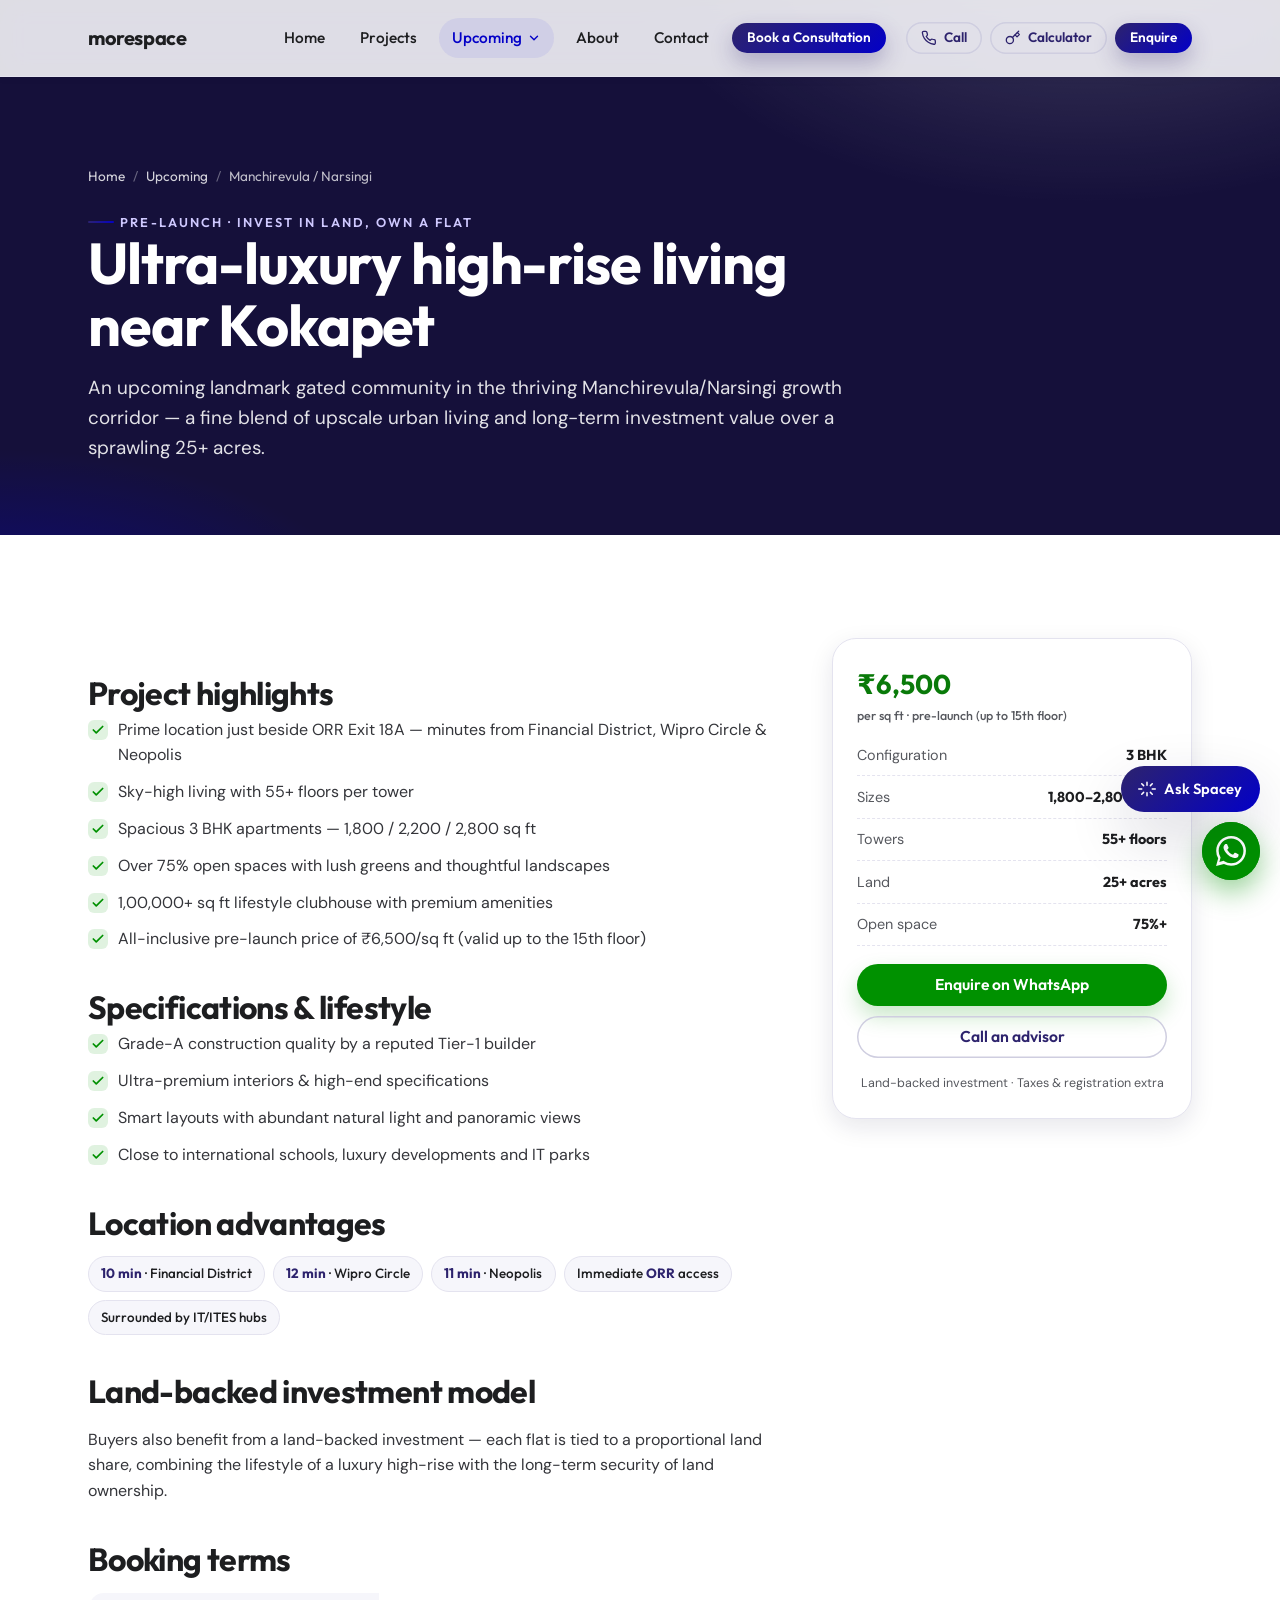
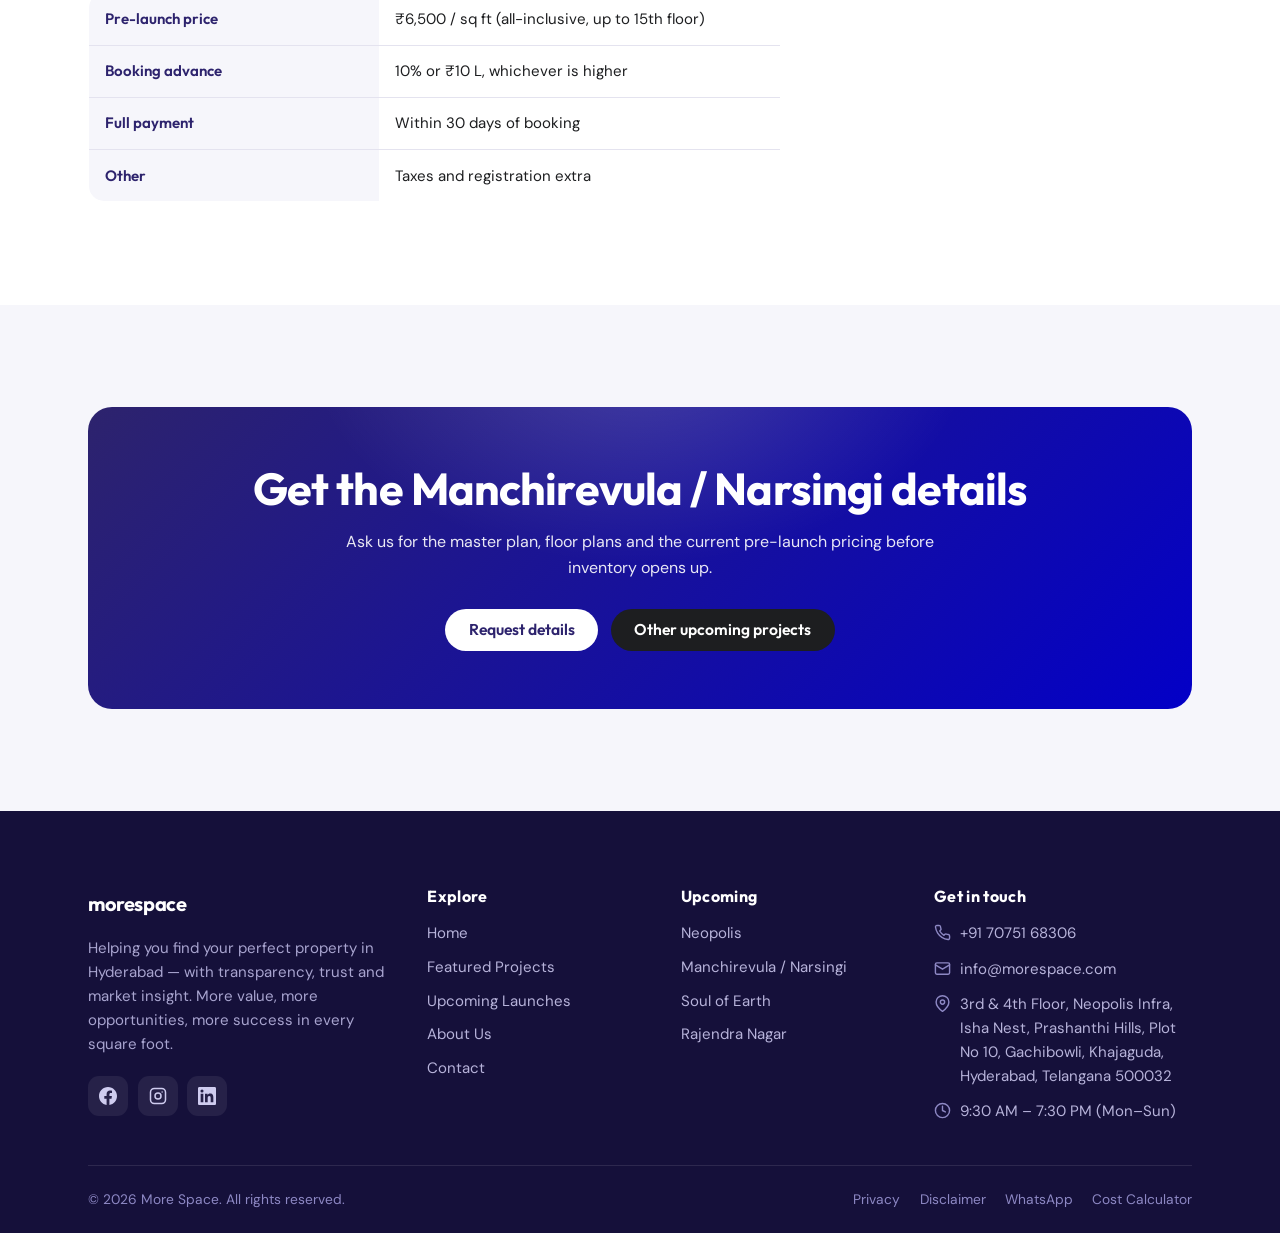
<file: manchirevula-narsingi.html>
<!DOCTYPE html>
<html lang="en">
<head>
<meta charset="UTF-8">
<meta name="viewport" content="width=device-width, initial-scale=1.0">
<title>High-Rise Gated Community, Manchirevula / Narsingi | More Space</title>
<meta name="description" content="Pre-launch ultra-luxury high-rise in Manchirevula/Narsingi near Kokapet — 25+ acres beside ORR Exit 18A, 55+ floor towers, 3 BHK from 1,800–2,800 sq ft at ₹6,500/sq ft with a land-backed model.">
<link rel="preconnect" href="https://fonts.googleapis.com">
<link rel="preconnect" href="https://fonts.gstatic.com" crossorigin>
<link href="https://fonts.googleapis.com/css2?family=Outfit:wght@400;500;600;700;800&family=DM+Sans:opsz,wght@9..40,400;9..40,500;9..40,600;9..40,700&display=swap" rel="stylesheet">
<link rel="stylesheet" href="css/styles.css">
<link rel="icon" type="image/svg+xml" href="assets/favicon.svg">
</head>
<body data-page="upcoming" class="subpage">
<div id="site-header"></div>

<section class="page-hero has-photo">
  <div class="page-hero__bg"><img src="assets/brand-background.svg" alt=""></div>
  <div class="container">
    <nav class="breadcrumb" aria-label="Breadcrumb"><a href="index.html">Home</a><span class="sep">/</span><a href="upcoming.html">Upcoming</a><span class="sep">/</span><span>Manchirevula / Narsingi</span></nav>
    <span class="eyebrow" style="color:#cfc9ff">Pre-launch · Invest in land, own a flat</span>
    <h1>Ultra-luxury high-rise living near Kokapet</h1>
    <p>An upcoming landmark gated community in the thriving Manchirevula/Narsingi growth corridor — a fine blend of upscale urban living and long-term investment value over a sprawling 25+ acres.</p>
  </div>
</section>

<section class="section">
  <div class="container detail">
    <div class="prose reveal">
      <h2>Project highlights</h2>
      <ul class="ticks">
        <li>Prime location just beside ORR Exit 18A — minutes from Financial District, Wipro Circle & Neopolis</li>
        <li>Sky-high living with 55+ floors per tower</li>
        <li>Spacious 3 BHK apartments — 1,800 / 2,200 / 2,800 sq ft</li>
        <li>Over 75% open spaces with lush greens and thoughtful landscapes</li>
        <li>1,00,000+ sq ft lifestyle clubhouse with premium amenities</li>
        <li>All-inclusive pre-launch price of ₹6,500/sq ft (valid up to the 15th floor)</li>
      </ul>

      <h2>Specifications & lifestyle</h2>
      <ul class="ticks">
        <li>Grade-A construction quality by a reputed Tier-1 builder</li>
        <li>Ultra-premium interiors & high-end specifications</li>
        <li>Smart layouts with abundant natural light and panoramic views</li>
        <li>Close to international schools, luxury developments and IT parks</li>
      </ul>

      <h2>Location advantages</h2>
      <div class="pill-row">
        <span class="pill"><b>10 min</b> · Financial District</span>
        <span class="pill"><b>12 min</b> · Wipro Circle</span>
        <span class="pill"><b>11 min</b> · Neopolis</span>
        <span class="pill">Immediate <b>ORR</b> access</span>
        <span class="pill">Surrounded by IT/ITES hubs</span>
      </div>

      <h2>Land-backed investment model</h2>
      <p>Buyers also benefit from a land-backed investment — each flat is tied to a proportional land share, combining the lifestyle of a luxury high-rise with the long-term security of land ownership.</p>

      <h2>Booking terms</h2>
      <table class="spec-table">
        <tr><th>Pre-launch price</th><td>₹6,500 / sq ft (all-inclusive, up to 15th floor)</td></tr>
        <tr><th>Booking advance</th><td>10% or ₹10 L, whichever is higher</td></tr>
        <tr><th>Full payment</th><td>Within 30 days of booking</td></tr>
        <tr><th>Other</th><td>Taxes and registration extra</td></tr>
      </table>
    </div>

    <aside>
      <div class="aside-card reveal">
        <div class="price">₹6,500<small>per sq ft · pre-launch (up to 15th floor)</small></div>
        <div class="mini">
          <div class="row"><span>Configuration</span><b>3 BHK</b></div>
          <div class="row"><span>Sizes</span><b>1,800–2,800 sq ft</b></div>
          <div class="row"><span>Towers</span><b>55+ floors</b></div>
          <div class="row"><span>Land</span><b>25+ acres</b></div>
          <div class="row"><span>Open space</span><b>75%+</b></div>
        </div>
        <div class="actions">
          <a class="btn btn-whatsapp btn-block" data-wa="Hi More Space, I'm interested in the Manchirevula/Narsingi high-rise pre-launch. Please share details." href="#" target="_blank" rel="noopener">Enquire on WhatsApp</a>
          <a class="btn btn-ghost btn-block" id="callBtn" href="#">Call an advisor</a>
        </div>
        <p class="rera">Land-backed investment · Taxes & registration extra</p>
      </div>
    </aside>
  </div>
</section>

<section class="section section--paper"><div class="container"><div class="cta-banner reveal">
  <h2>Get the Manchirevula / Narsingi details</h2>
  <p>Ask us for the master plan, floor plans and the current pre-launch pricing before inventory opens up.</p>
  <div class="actions">
    <a class="btn btn-light" data-wa="Hi More Space, please send the Manchirevula/Narsingi master plan and pricing." href="#" target="_blank" rel="noopener">Request details</a>
    <a class="btn btn-dark" href="upcoming.html">Other upcoming projects</a>
  </div>
</div></div></section>

<div id="site-footer"></div>
<script src="js/data.js"></script>
<script src="js/main.js"></script>
<script>
  document.addEventListener('DOMContentLoaded', () => {
    document.querySelectorAll('[data-wa]').forEach(a => a.href = wa(a.dataset.wa));
    const c = document.getElementById('callBtn'); if (c) c.href = 'tel:' + SITE.phoneRaw;
  });
</script>
</body>
</html>
</file>
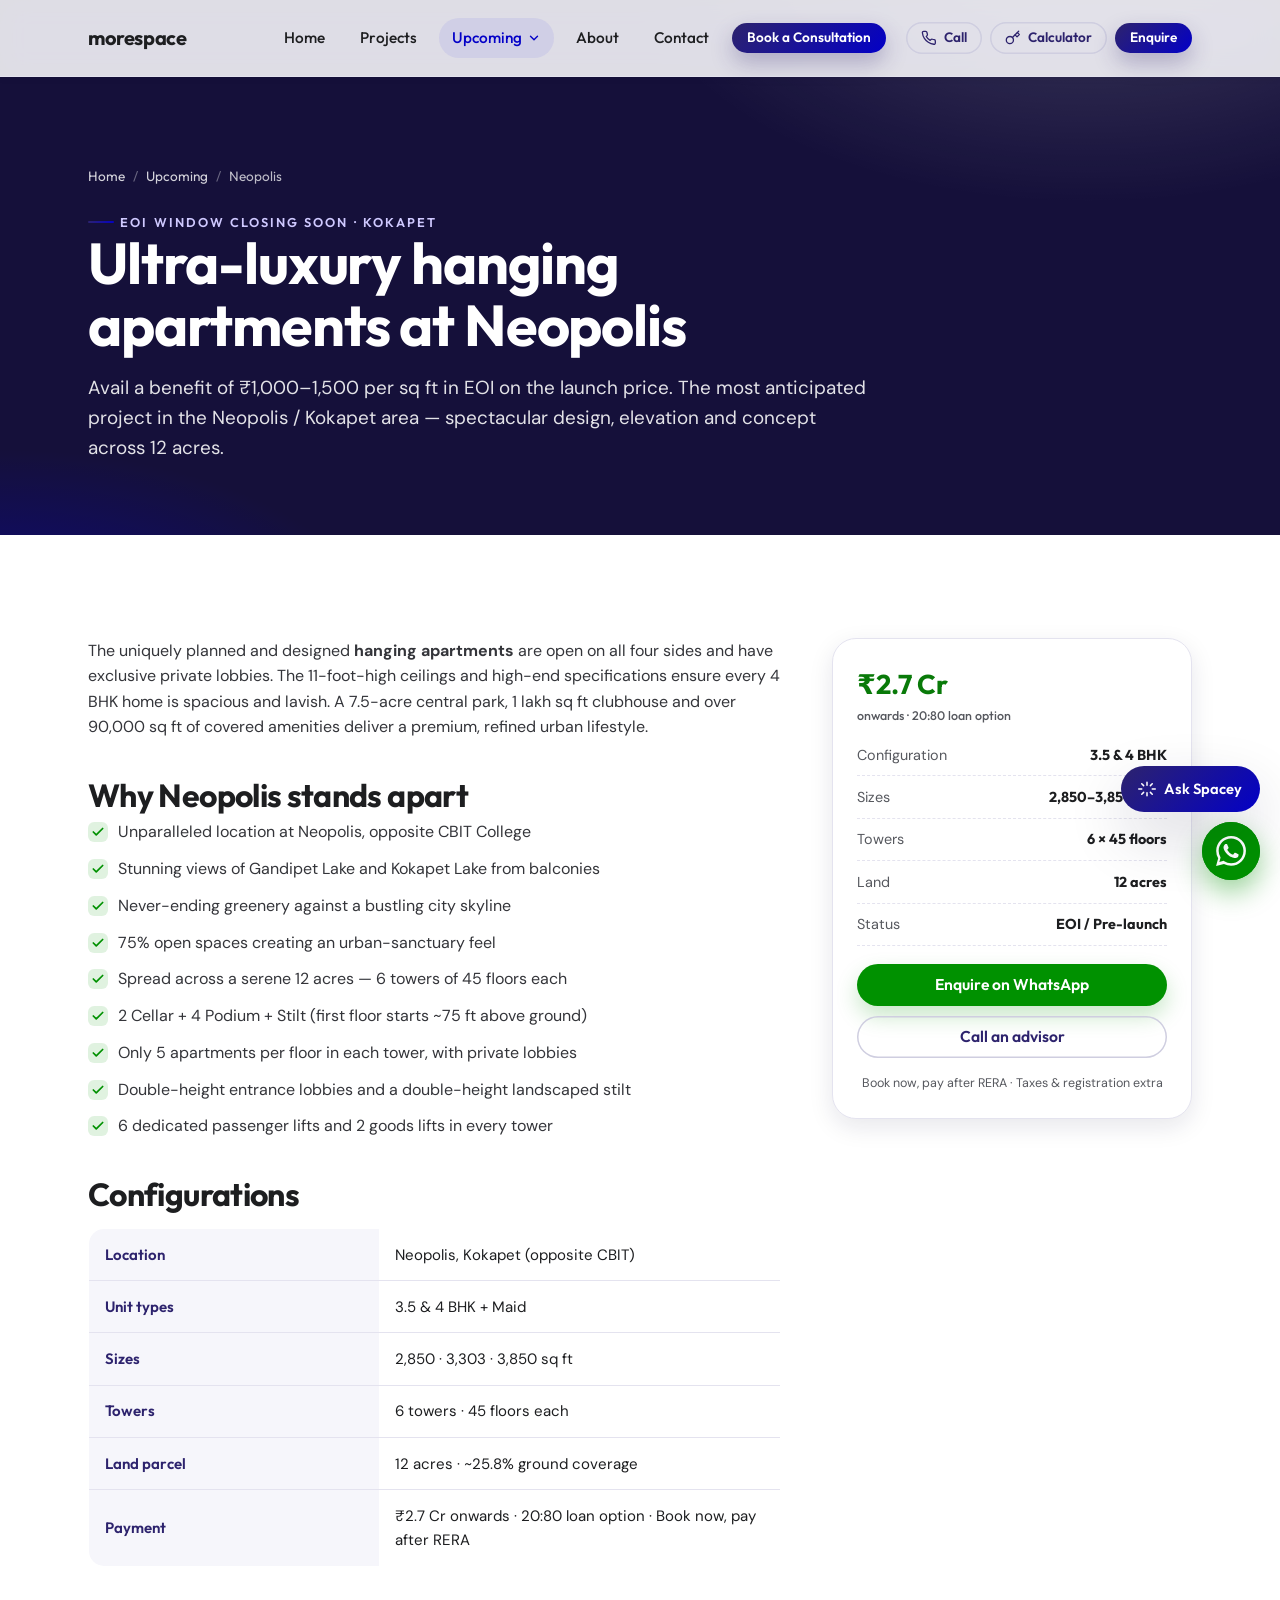
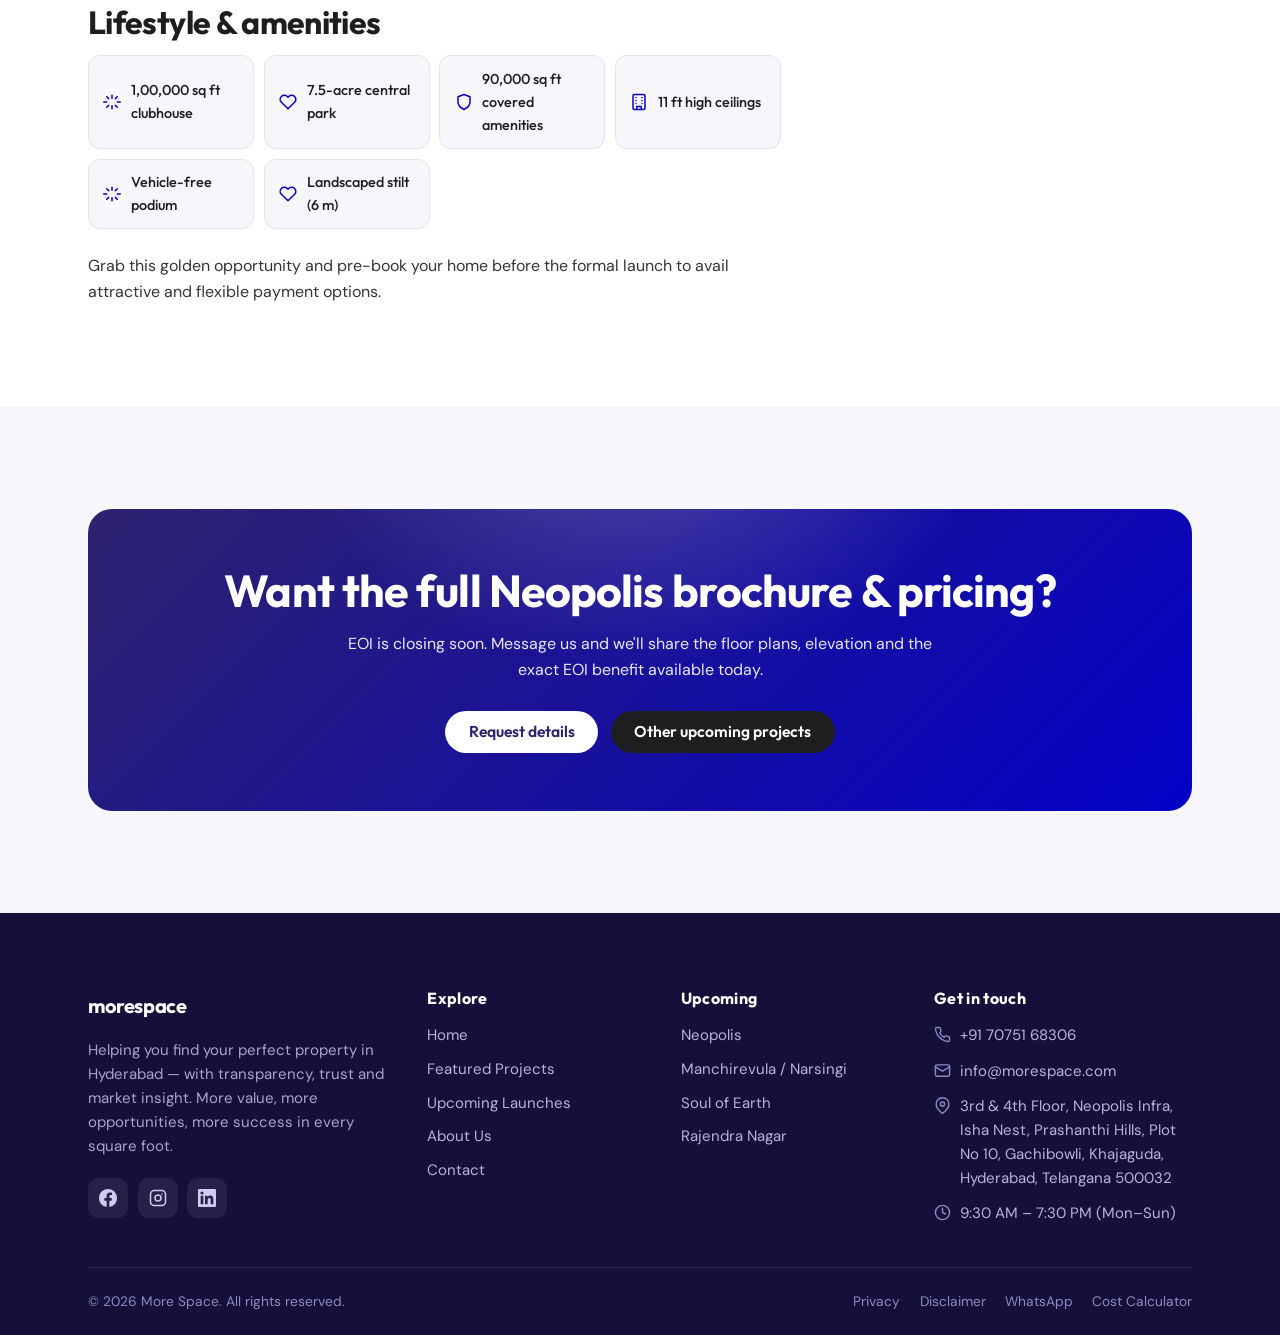
<file: neopolis.html>
<!DOCTYPE html>
<html lang="en">
<head>
<meta charset="UTF-8">
<meta name="viewport" content="width=device-width, initial-scale=1.0">
<title>Luxury Apartments at Neopolis, Kokapet | More Space</title>
<meta name="description" content="Ultra-luxury hanging apartments at Neopolis, Kokapet — 12 acres, 6 towers of 45 floors, 3.5 & 4 BHK from 2,850–3,850 sq ft, ₹2.7 Cr onwards with a 20:80 option. EOI window closing soon.">
<link rel="preconnect" href="https://fonts.googleapis.com">
<link rel="preconnect" href="https://fonts.gstatic.com" crossorigin>
<link href="https://fonts.googleapis.com/css2?family=Outfit:wght@400;500;600;700;800&family=DM+Sans:opsz,wght@9..40,400;9..40,500;9..40,600;9..40,700&display=swap" rel="stylesheet">
<link rel="stylesheet" href="css/styles.css">
<link rel="icon" type="image/svg+xml" href="assets/favicon.svg">
</head>
<body data-page="upcoming" class="subpage">
<div id="site-header"></div>

<section class="page-hero has-photo">
  <div class="page-hero__bg"><img src="assets/brand-background.svg" alt=""></div>
  <div class="container">
    <nav class="breadcrumb" aria-label="Breadcrumb"><a href="index.html">Home</a><span class="sep">/</span><a href="upcoming.html">Upcoming</a><span class="sep">/</span><span>Neopolis</span></nav>
    <span class="eyebrow" style="color:#cfc9ff">EOI window closing soon · Kokapet</span>
    <h1>Ultra-luxury hanging apartments at Neopolis</h1>
    <p>Avail a benefit of ₹1,000–1,500 per sq ft in EOI on the launch price. The most anticipated project in the Neopolis / Kokapet area — spectacular design, elevation and concept across 12 acres.</p>
  </div>
</section>

<section class="section">
  <div class="container detail">
    <div class="prose reveal">
      <p>The uniquely planned and designed <b>hanging apartments</b> are open on all four sides and have exclusive private lobbies. The 11-foot-high ceilings and high-end specifications ensure every 4 BHK home is spacious and lavish. A 7.5-acre central park, 1 lakh sq ft clubhouse and over 90,000 sq ft of covered amenities deliver a premium, refined urban lifestyle.</p>

      <h2>Why Neopolis stands apart</h2>
      <ul class="ticks">
        <li>Unparalleled location at Neopolis, opposite CBIT College</li>
        <li>Stunning views of Gandipet Lake and Kokapet Lake from balconies</li>
        <li>Never-ending greenery against a bustling city skyline</li>
        <li>75% open spaces creating an urban-sanctuary feel</li>
        <li>Spread across a serene 12 acres — 6 towers of 45 floors each</li>
        <li>2 Cellar + 4 Podium + Stilt (first floor starts ~75 ft above ground)</li>
        <li>Only 5 apartments per floor in each tower, with private lobbies</li>
        <li>Double-height entrance lobbies and a double-height landscaped stilt</li>
        <li>6 dedicated passenger lifts and 2 goods lifts in every tower</li>
      </ul>

      <h2>Configurations</h2>
      <table class="spec-table">
        <tr><th>Location</th><td>Neopolis, Kokapet (opposite CBIT)</td></tr>
        <tr><th>Unit types</th><td>3.5 & 4 BHK + Maid</td></tr>
        <tr><th>Sizes</th><td>2,850 · 3,303 · 3,850 sq ft</td></tr>
        <tr><th>Towers</th><td>6 towers · 45 floors each</td></tr>
        <tr><th>Land parcel</th><td>12 acres · ~25.8% ground coverage</td></tr>
        <tr><th>Payment</th><td>₹2.7 Cr onwards · 20:80 loan option · Book now, pay after RERA</td></tr>
      </table>

      <h2>Lifestyle & amenities</h2>
      <div class="amenity-grid">
        <div class="amenity"><span class="ic" data-i="spark"></span>1,00,000 sq ft clubhouse</div>
        <div class="amenity"><span class="ic" data-i="heart"></span>7.5-acre central park</div>
        <div class="amenity"><span class="ic" data-i="shield"></span>90,000 sq ft covered amenities</div>
        <div class="amenity"><span class="ic" data-i="building"></span>11 ft high ceilings</div>
        <div class="amenity"><span class="ic" data-i="spark"></span>Vehicle-free podium</div>
        <div class="amenity"><span class="ic" data-i="heart"></span>Landscaped stilt (6 m)</div>
      </div>
      <p style="margin-top:1.5rem">Grab this golden opportunity and pre-book your home before the formal launch to avail attractive and flexible payment options.</p>
    </div>

    <aside>
      <div class="aside-card reveal">
        <div class="price">₹2.7 Cr<small>onwards · 20:80 loan option</small></div>
        <div class="mini">
          <div class="row"><span>Configuration</span><b>3.5 & 4 BHK</b></div>
          <div class="row"><span>Sizes</span><b>2,850–3,850 sq ft</b></div>
          <div class="row"><span>Towers</span><b>6 × 45 floors</b></div>
          <div class="row"><span>Land</span><b>12 acres</b></div>
          <div class="row"><span>Status</span><b>EOI / Pre-launch</b></div>
        </div>
        <div class="actions">
          <a class="btn btn-whatsapp btn-block" data-wa="Hi More Space, I'm interested in the Neopolis (Kokapet) ultra-luxury apartments. Please share details." href="#" target="_blank" rel="noopener">Enquire on WhatsApp</a>
          <a class="btn btn-ghost btn-block" id="callBtn" href="#">Call an advisor</a>
        </div>
        <p class="rera">Book now, pay after RERA · Taxes & registration extra</p>
      </div>
    </aside>
  </div>
</section>

<section class="section section--paper"><div class="container"><div class="cta-banner reveal">
  <h2>Want the full Neopolis brochure & pricing?</h2>
  <p>EOI is closing soon. Message us and we'll share the floor plans, elevation and the exact EOI benefit available today.</p>
  <div class="actions">
    <a class="btn btn-light" data-wa="Hi More Space, please send me the Neopolis Kokapet brochure and pricing." href="#" target="_blank" rel="noopener">Request details</a>
    <a class="btn btn-dark" href="upcoming.html">Other upcoming projects</a>
  </div>
</div></div></section>

<div id="site-footer"></div>
<script src="js/data.js"></script>
<script src="js/main.js"></script>
<script>
  document.addEventListener('DOMContentLoaded', () => {
    document.querySelectorAll('[data-wa]').forEach(a => a.href = wa(a.dataset.wa));
    document.querySelectorAll('.amenity .ic[data-i]').forEach(s => s.innerHTML = I[s.dataset.i]);
    const c = document.getElementById('callBtn'); if (c) c.href = 'tel:' + SITE.phoneRaw;
  });
</script>
</body>
</html>
</file>
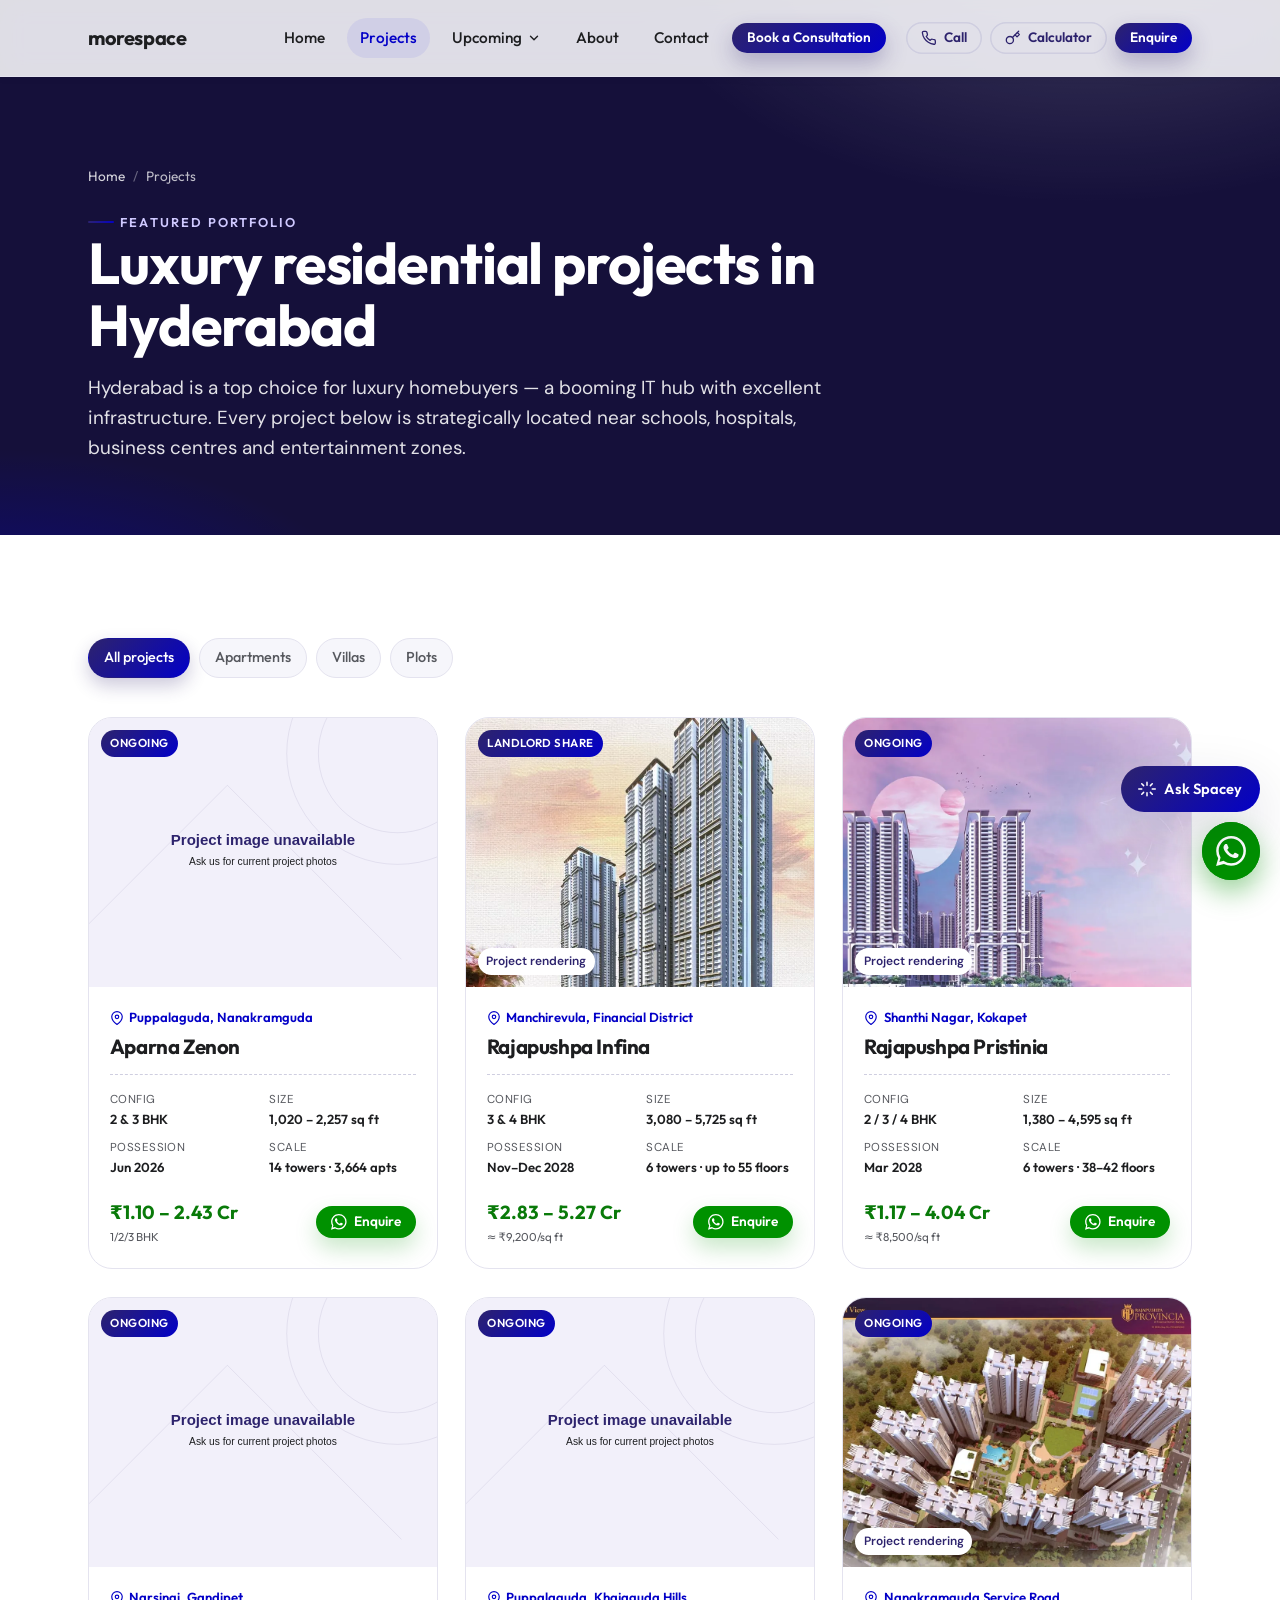
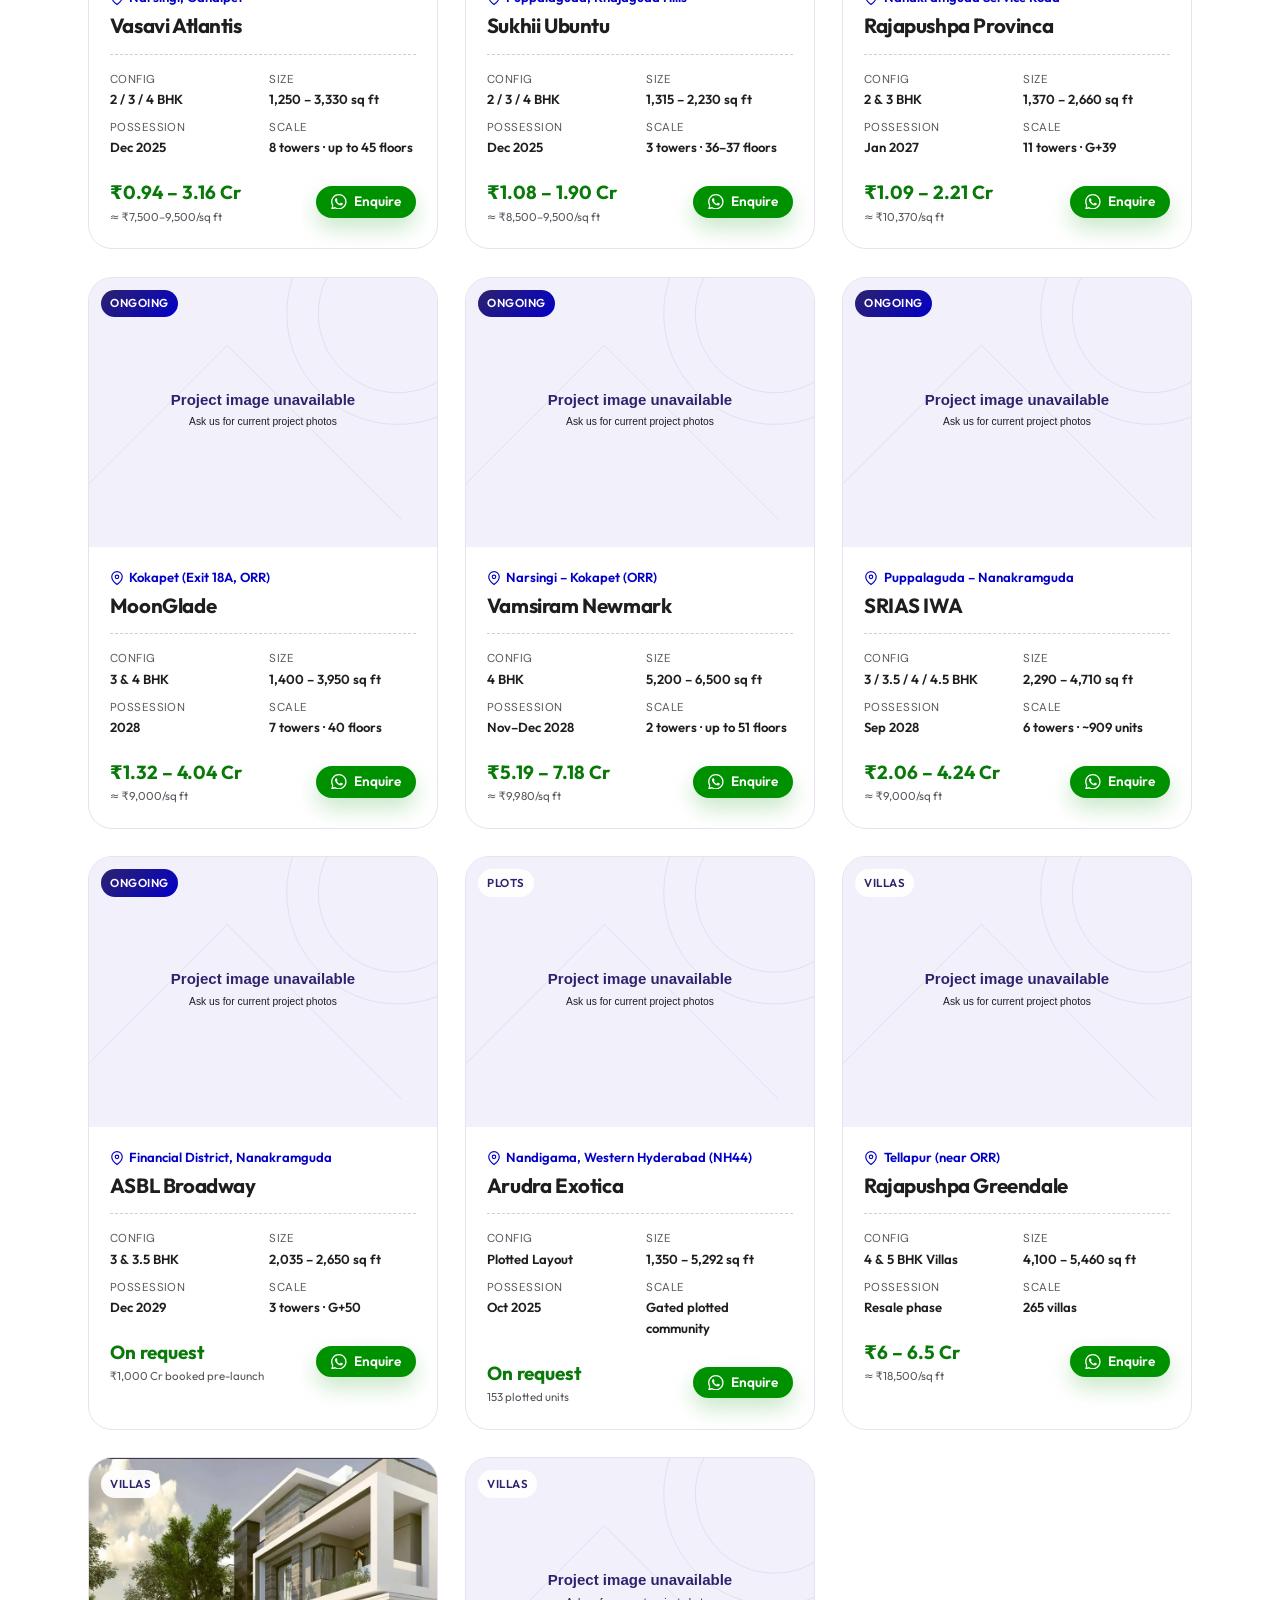
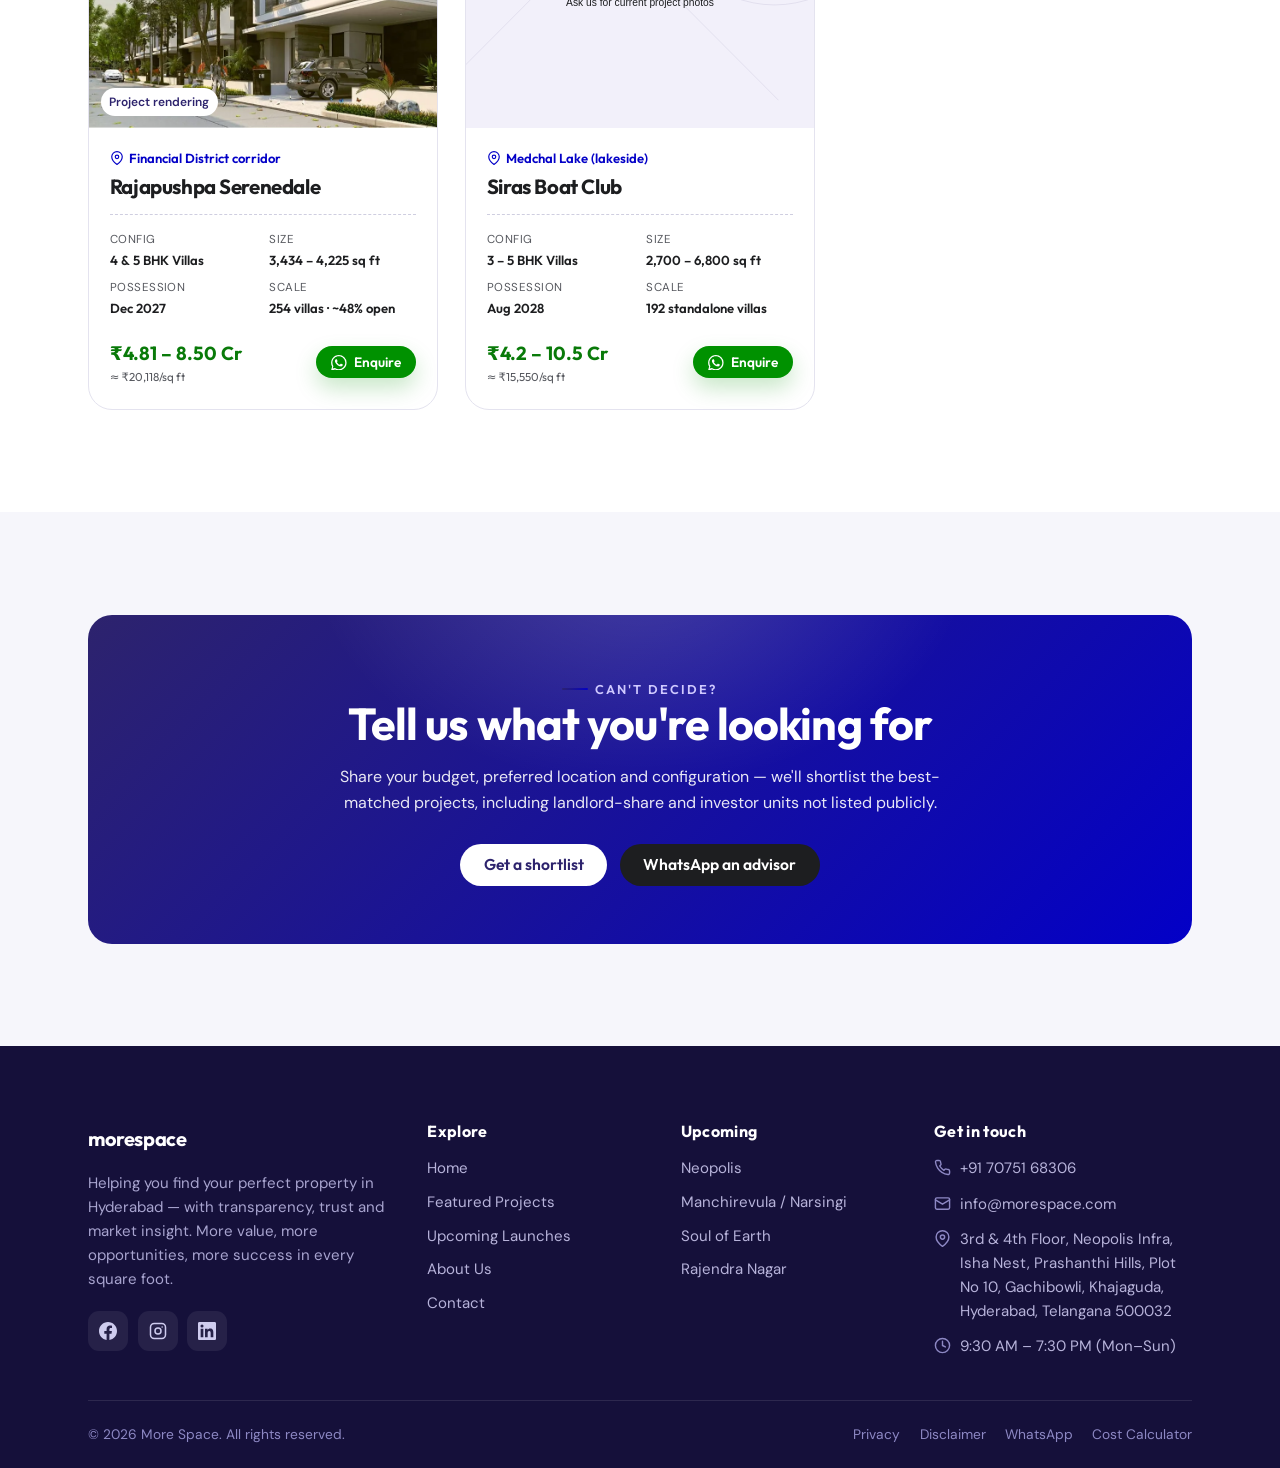
<file: projects.html>
<!DOCTYPE html>
<html lang="en">
<head>
<meta charset="UTF-8">
<meta name="viewport" content="width=device-width, initial-scale=1.0">
<title>Luxury Residential Projects in Hyderabad | More Space</title>
<meta name="description" content="Explore premium apartments, gated villa communities and plotted layouts across Hyderabad — Aparna Zenon, Rajapushpa, Vasavi Atlantis, ASBL Broadway and more. Filter by type and enquire on WhatsApp.">
<link rel="preconnect" href="https://fonts.googleapis.com">
<link rel="preconnect" href="https://fonts.gstatic.com" crossorigin>
<link href="https://fonts.googleapis.com/css2?family=Outfit:wght@400;500;600;700;800&family=DM+Sans:opsz,wght@9..40,400;9..40,500;9..40,600;9..40,700&display=swap" rel="stylesheet">
<link rel="stylesheet" href="css/styles.css">
<link rel="icon" type="image/svg+xml" href="assets/favicon.svg">
</head>
<body data-page="projects" class="subpage">
<div id="site-header"></div>

<section class="page-hero has-photo">
  <div class="page-hero__bg"><img src="assets/brand-background.svg" alt=""></div>
  <div class="container">
    <nav class="breadcrumb" aria-label="Breadcrumb"><a href="index.html">Home</a><span class="sep">/</span><span>Projects</span></nav>
    <span class="eyebrow" style="color:#cfc9ff">Featured portfolio</span>
    <h1>Luxury residential projects in Hyderabad</h1>
    <p>Hyderabad is a top choice for luxury homebuyers — a booming IT hub with excellent infrastructure. Every project below is strategically located near schools, hospitals, business centres and entertainment zones.</p>
  </div>
</section>

<section class="section">
  <div class="container">
    <div class="filterbar" role="tablist" aria-label="Filter projects">
      <button class="chip is-active" data-filter="all">All projects</button>
      <button class="chip" data-filter="apartments">Apartments</button>
      <button class="chip" data-filter="villas">Villas</button>
      <button class="chip" data-filter="plots">Plots</button>
    </div>
    <div class="project-grid" id="projectGrid"></div>
  </div>
</section>

<section class="section section--paper">
  <div class="container">
    <div class="cta-banner reveal">
      <span class="eyebrow" style="color:#cfc9ff">Can't decide?</span>
      <h2>Tell us what you're looking for</h2>
      <p>Share your budget, preferred location and configuration — we'll shortlist the best-matched projects, including landlord-share and investor units not listed publicly.</p>
      <div class="actions">
        <a class="btn btn-light" href="contact.html">Get a shortlist</a>
        <a class="btn btn-dark" id="projWa" href="#" target="_blank" rel="noopener">WhatsApp an advisor</a>
      </div>
    </div>
  </div>
</section>

<div id="site-footer"></div>
<script src="js/data.js"></script>
<script src="js/main.js"></script>
<script>
  document.addEventListener('DOMContentLoaded', () => {
    const e = document.getElementById('projWa');
    if (e) e.href = wa('Hi More Space, please help me shortlist projects in Hyderabad.');
  });
</script>
</body>
</html>
</file>
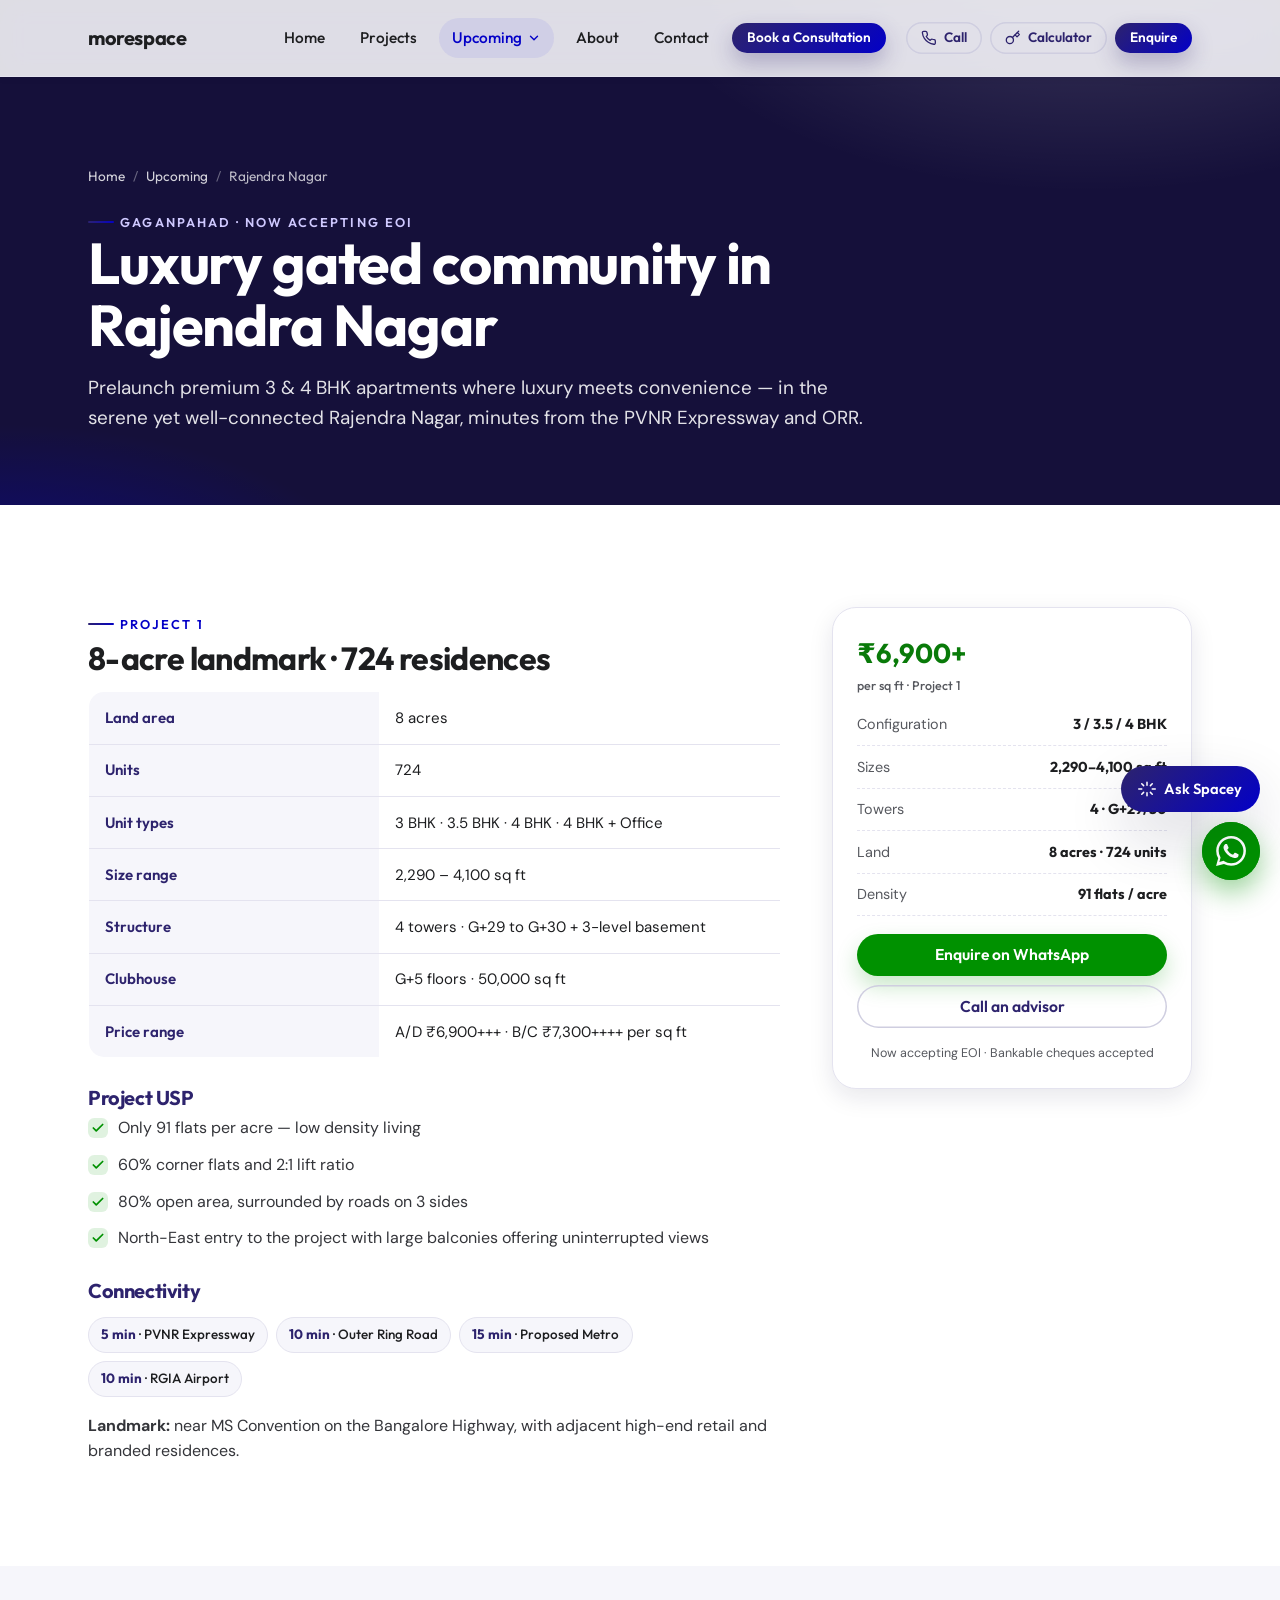
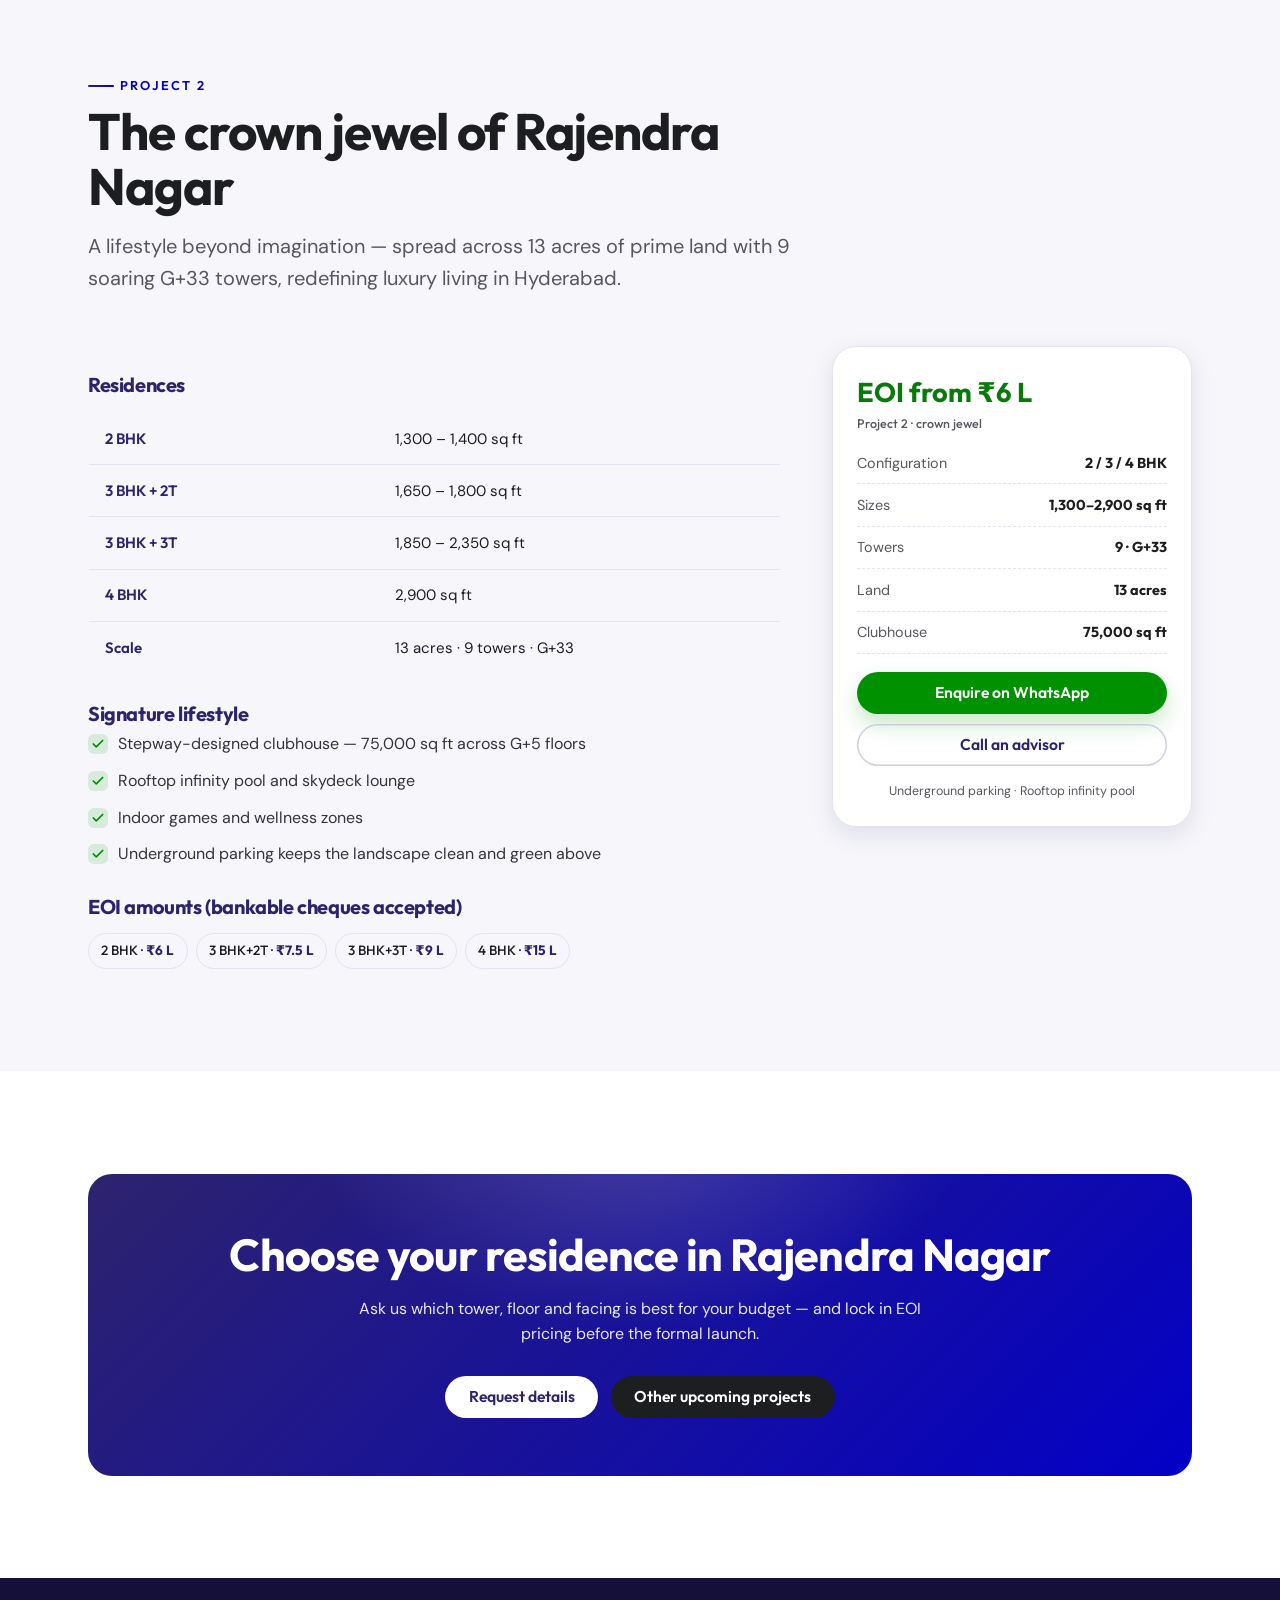
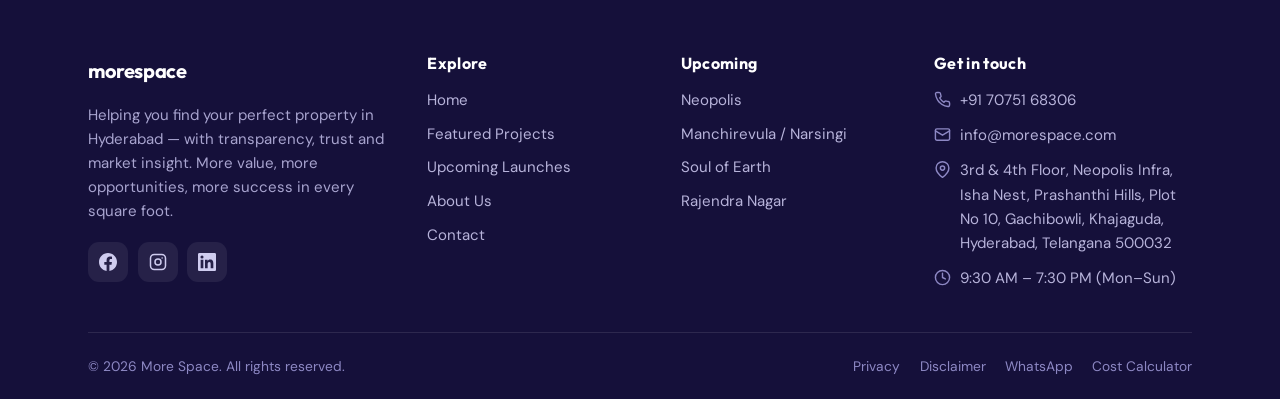
<file: rajendra-nagar.html>
<!DOCTYPE html>
<html lang="en">
<head>
<meta charset="UTF-8">
<meta name="viewport" content="width=device-width, initial-scale=1.0">
<title>Luxury Gated Community, Rajendra Nagar — Prelaunch 3 & 4 BHK | More Space</title>
<meta name="description" content="Prelaunch luxury gated communities in Rajendra Nagar (Gaganpahad) — an 8-acre, 724-unit project and a 13-acre, 9-tower G+33 landmark with rooftop infinity pool. Now accepting EOI.">
<link rel="preconnect" href="https://fonts.googleapis.com">
<link rel="preconnect" href="https://fonts.gstatic.com" crossorigin>
<link href="https://fonts.googleapis.com/css2?family=Outfit:wght@400;500;600;700;800&family=DM+Sans:opsz,wght@9..40,400;9..40,500;9..40,600;9..40,700&display=swap" rel="stylesheet">
<link rel="stylesheet" href="css/styles.css">
<link rel="icon" type="image/svg+xml" href="assets/favicon.svg">
</head>
<body data-page="upcoming" class="subpage">
<div id="site-header"></div>

<section class="page-hero has-photo">
  <div class="page-hero__bg"><img src="assets/brand-background.svg" alt=""></div>
  <div class="container">
    <nav class="breadcrumb" aria-label="Breadcrumb"><a href="index.html">Home</a><span class="sep">/</span><a href="upcoming.html">Upcoming</a><span class="sep">/</span><span>Rajendra Nagar</span></nav>
    <span class="eyebrow" style="color:#cfc9ff">Gaganpahad · Now accepting EOI</span>
    <h1>Luxury gated community in Rajendra Nagar</h1>
    <p>Prelaunch premium 3 & 4 BHK apartments where luxury meets convenience — in the serene yet well-connected Rajendra Nagar, minutes from the PVNR Expressway and ORR.</p>
  </div>
</section>

<!-- Project 1 -->
<section class="section">
  <div class="container detail">
    <div class="prose reveal">
      <span class="eyebrow">Project 1</span>
      <h2 style="margin-top:.4rem">8-acre landmark · 724 residences</h2>
      <table class="spec-table">
        <tr><th>Land area</th><td>8 acres</td></tr>
        <tr><th>Units</th><td>724</td></tr>
        <tr><th>Unit types</th><td>3 BHK · 3.5 BHK · 4 BHK · 4 BHK + Office</td></tr>
        <tr><th>Size range</th><td>2,290 – 4,100 sq ft</td></tr>
        <tr><th>Structure</th><td>4 towers · G+29 to G+30 + 3-level basement</td></tr>
        <tr><th>Clubhouse</th><td>G+5 floors · 50,000 sq ft</td></tr>
        <tr><th>Price range</th><td>A/D ₹6,900+++ · B/C ₹7,300++++ per sq ft</td></tr>
      </table>

      <h3>Project USP</h3>
      <ul class="ticks">
        <li>Only 91 flats per acre — low density living</li>
        <li>60% corner flats and 2:1 lift ratio</li>
        <li>80% open area, surrounded by roads on 3 sides</li>
        <li>North-East entry to the project with large balconies offering uninterrupted views</li>
      </ul>

      <h3>Connectivity</h3>
      <div class="pill-row">
        <span class="pill"><b>5 min</b> · PVNR Expressway</span>
        <span class="pill"><b>10 min</b> · Outer Ring Road</span>
        <span class="pill"><b>15 min</b> · Proposed Metro</span>
        <span class="pill"><b>10 min</b> · RGIA Airport</span>
      </div>
      <p style="margin-top:1rem"><b>Landmark:</b> near MS Convention on the Bangalore Highway, with adjacent high-end retail and branded residences.</p>
    </div>

    <aside>
      <div class="aside-card reveal">
        <div class="price">₹6,900+<small>per sq ft · Project 1</small></div>
        <div class="mini">
          <div class="row"><span>Configuration</span><b>3 / 3.5 / 4 BHK</b></div>
          <div class="row"><span>Sizes</span><b>2,290–4,100 sq ft</b></div>
          <div class="row"><span>Towers</span><b>4 · G+29/30</b></div>
          <div class="row"><span>Land</span><b>8 acres · 724 units</b></div>
          <div class="row"><span>Density</span><b>91 flats / acre</b></div>
        </div>
        <div class="actions">
          <a class="btn btn-whatsapp btn-block" data-wa="Hi More Space, I'm interested in the Rajendra Nagar prelaunch (Project 1). Please share details." href="#" target="_blank" rel="noopener">Enquire on WhatsApp</a>
          <a class="btn btn-ghost btn-block" id="callBtn" href="#">Call an advisor</a>
        </div>
        <p class="rera">Now accepting EOI · Bankable cheques accepted</p>
      </div>
    </aside>
  </div>
</section>

<!-- Project 2 -->
<section class="section section--paper">
  <div class="container">
    <div class="section-head reveal">
      <span class="eyebrow">Project 2</span>
      <h2 class="h-lg">The crown jewel of Rajendra Nagar</h2>
      <p class="lead">A lifestyle beyond imagination — spread across 13 acres of prime land with 9 soaring G+33 towers, redefining luxury living in Hyderabad.</p>
    </div>
    <div class="detail">
      <div class="prose reveal">
        <h3>Residences</h3>
        <table class="spec-table">
          <tr><th>2 BHK</th><td>1,300 – 1,400 sq ft</td></tr>
          <tr><th>3 BHK + 2T</th><td>1,650 – 1,800 sq ft</td></tr>
          <tr><th>3 BHK + 3T</th><td>1,850 – 2,350 sq ft</td></tr>
          <tr><th>4 BHK</th><td>2,900 sq ft</td></tr>
          <tr><th>Scale</th><td>13 acres · 9 towers · G+33</td></tr>
        </table>

        <h3>Signature lifestyle</h3>
        <ul class="ticks">
          <li>Stepway-designed clubhouse — 75,000 sq ft across G+5 floors</li>
          <li>Rooftop infinity pool and skydeck lounge</li>
          <li>Indoor games and wellness zones</li>
          <li>Underground parking keeps the landscape clean and green above</li>
        </ul>

        <h3>EOI amounts (bankable cheques accepted)</h3>
        <div class="pill-row">
          <span class="pill">2 BHK · <b>₹6 L</b></span>
          <span class="pill">3 BHK+2T · <b>₹7.5 L</b></span>
          <span class="pill">3 BHK+3T · <b>₹9 L</b></span>
          <span class="pill">4 BHK · <b>₹15 L</b></span>
        </div>
      </div>

      <aside>
        <div class="aside-card reveal">
          <div class="price">EOI from ₹6 L<small>Project 2 · crown jewel</small></div>
          <div class="mini">
            <div class="row"><span>Configuration</span><b>2 / 3 / 4 BHK</b></div>
            <div class="row"><span>Sizes</span><b>1,300–2,900 sq ft</b></div>
            <div class="row"><span>Towers</span><b>9 · G+33</b></div>
            <div class="row"><span>Land</span><b>13 acres</b></div>
            <div class="row"><span>Clubhouse</span><b>75,000 sq ft</b></div>
          </div>
          <div class="actions">
            <a class="btn btn-whatsapp btn-block" data-wa="Hi More Space, I'm interested in the Rajendra Nagar prelaunch (Project 2 - the crown jewel). Please share details." href="#" target="_blank" rel="noopener">Enquire on WhatsApp</a>
            <a class="btn btn-ghost btn-block" data-call href="#">Call an advisor</a>
          </div>
          <p class="rera">Underground parking · Rooftop infinity pool</p>
        </div>
      </aside>
    </div>
  </div>
</section>

<section class="section"><div class="container"><div class="cta-banner reveal">
  <h2>Choose your residence in Rajendra Nagar</h2>
  <p>Ask us which tower, floor and facing is best for your budget — and lock in EOI pricing before the formal launch.</p>
  <div class="actions">
    <a class="btn btn-light" data-wa="Hi More Space, please send the Rajendra Nagar prelaunch details and pricing." href="#" target="_blank" rel="noopener">Request details</a>
    <a class="btn btn-dark" href="upcoming.html">Other upcoming projects</a>
  </div>
</div></div></section>

<div id="site-footer"></div>
<script src="js/data.js"></script>
<script src="js/main.js"></script>
<script>
  document.addEventListener('DOMContentLoaded', () => {
    document.querySelectorAll('[data-wa]').forEach(a => a.href = wa(a.dataset.wa));
    document.querySelectorAll('#callBtn,[data-call]').forEach(c => c.href = 'tel:' + SITE.phoneRaw);
  });
</script>
</body>
</html>
</file>
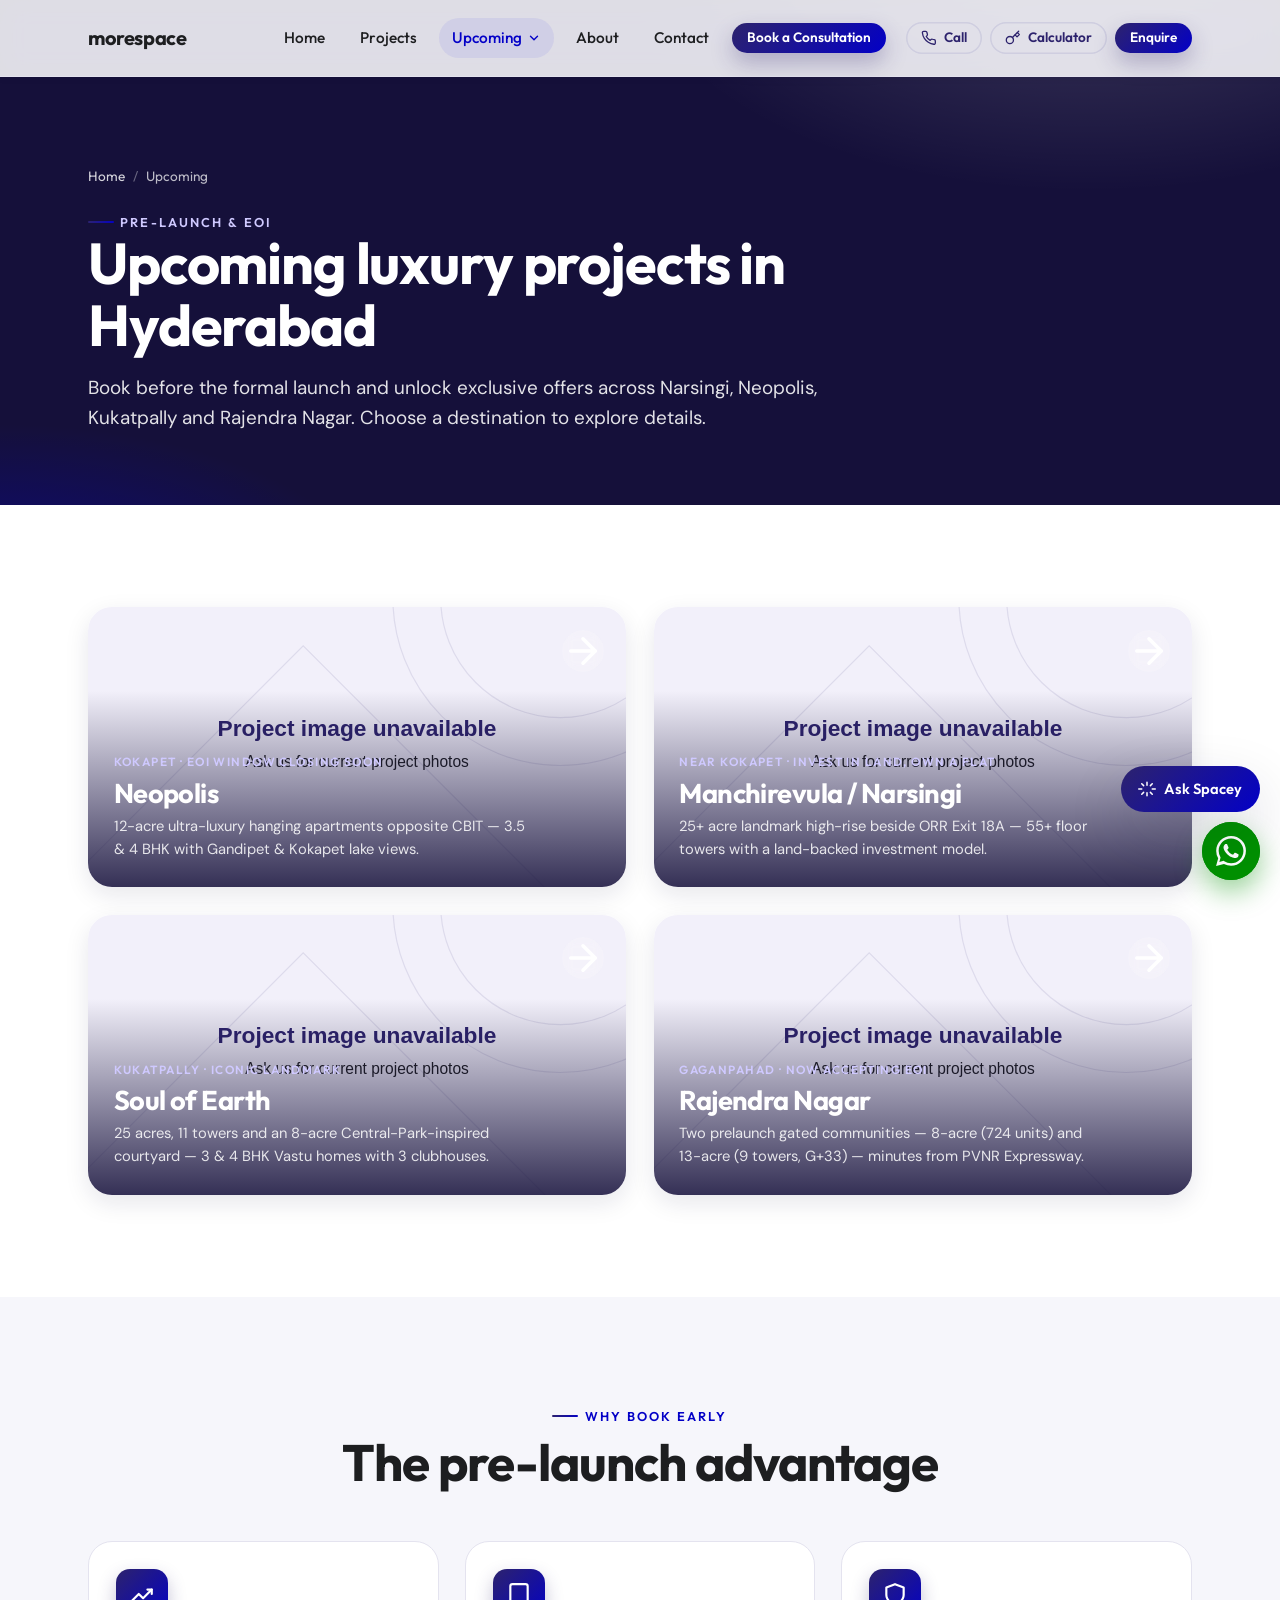
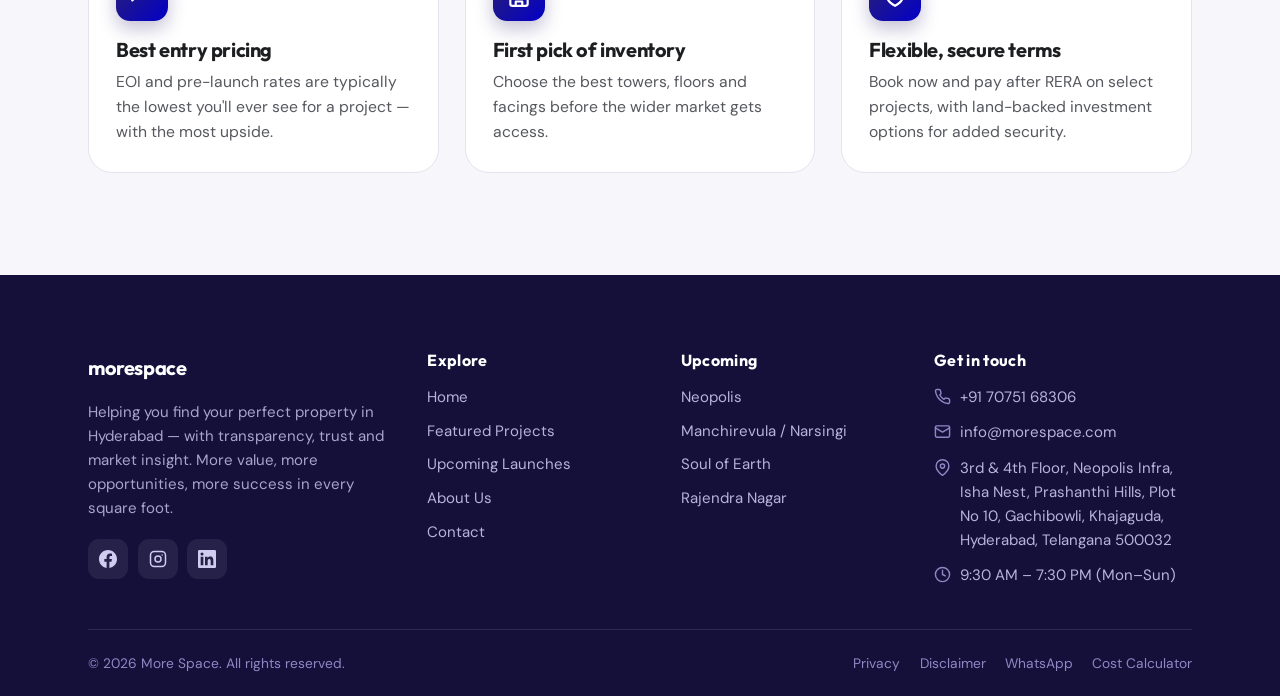
<file: upcoming.html>
<!DOCTYPE html>
<html lang="en">
<head>
<meta charset="UTF-8">
<meta name="viewport" content="width=device-width, initial-scale=1.0">
<title>Upcoming & Pre-Launch Apartments in Hyderabad | More Space</title>
<meta name="description" content="Discover upcoming luxury gated communities and pre-launch projects in Neopolis, Manchirevula/Narsingi, Kukatpally and Rajendra Nagar. Book early for exclusive EOI pricing.">
<link rel="preconnect" href="https://fonts.googleapis.com">
<link rel="preconnect" href="https://fonts.gstatic.com" crossorigin>
<link href="https://fonts.googleapis.com/css2?family=Outfit:wght@400;500;600;700;800&family=DM+Sans:opsz,wght@9..40,400;9..40,500;9..40,600;9..40,700&display=swap" rel="stylesheet">
<link rel="stylesheet" href="css/styles.css">
<link rel="icon" type="image/svg+xml" href="assets/favicon.svg">
</head>
<body data-page="upcoming" class="subpage">
<div id="site-header"></div>

<section class="page-hero has-photo">
  <div class="page-hero__bg"><img src="assets/brand-background.svg" alt=""></div>
  <div class="container">
    <nav class="breadcrumb" aria-label="Breadcrumb"><a href="index.html">Home</a><span class="sep">/</span><span>Upcoming</span></nav>
    <span class="eyebrow" style="color:#cfc9ff">Pre-launch & EOI</span>
    <h1>Upcoming luxury projects in Hyderabad</h1>
    <p>Book before the formal launch and unlock exclusive offers across Narsingi, Neopolis, Kukatpally and Rajendra Nagar. Choose a destination to explore details.</p>
  </div>
</section>

<section class="section">
  <div class="container">
    <div class="loc-grid" id="upcomingGrid"></div>
  </div>
</section>

<section class="section section--paper">
  <div class="container">
    <div class="section-head center">
      <span class="eyebrow">Why book early</span>
      <h2 class="h-lg">The pre-launch advantage</h2>
    </div>
    <div class="cards cols-3">
      <div class="feature reveal"><div class="ic"><svg viewBox="0 0 24 24" fill="none" stroke="currentColor" stroke-width="2" stroke-linecap="round" stroke-linejoin="round"><path d="M3 17l6-6 4 4 8-8"/><path d="M17 7h4v4"/></svg></div><h3>Best entry pricing</h3><p>EOI and pre-launch rates are typically the lowest you'll ever see for a project — with the most upside.</p></div>
      <div class="feature reveal" data-d="1"><div class="ic"><svg viewBox="0 0 24 24" fill="none" stroke="currentColor" stroke-width="2" stroke-linecap="round" stroke-linejoin="round"><rect x="4" y="2" width="16" height="20" rx="2"/><path d="M9 22v-4h6v4"/></svg></div><h3>First pick of inventory</h3><p>Choose the best towers, floors and facings before the wider market gets access.</p></div>
      <div class="feature reveal" data-d="2"><div class="ic"><svg viewBox="0 0 24 24" fill="none" stroke="currentColor" stroke-width="2" stroke-linecap="round" stroke-linejoin="round"><path d="M12 22s8-4 8-10V5l-8-3-8 3v7c0 6 8 10 8 10Z"/></svg></div><h3>Flexible, secure terms</h3><p>Book now and pay after RERA on select projects, with land-backed investment options for added security.</p></div>
    </div>
  </div>
</section>

<div id="site-footer"></div>
<script src="js/data.js"></script>
<script src="js/main.js"></script>
</body>
</html>
</file>
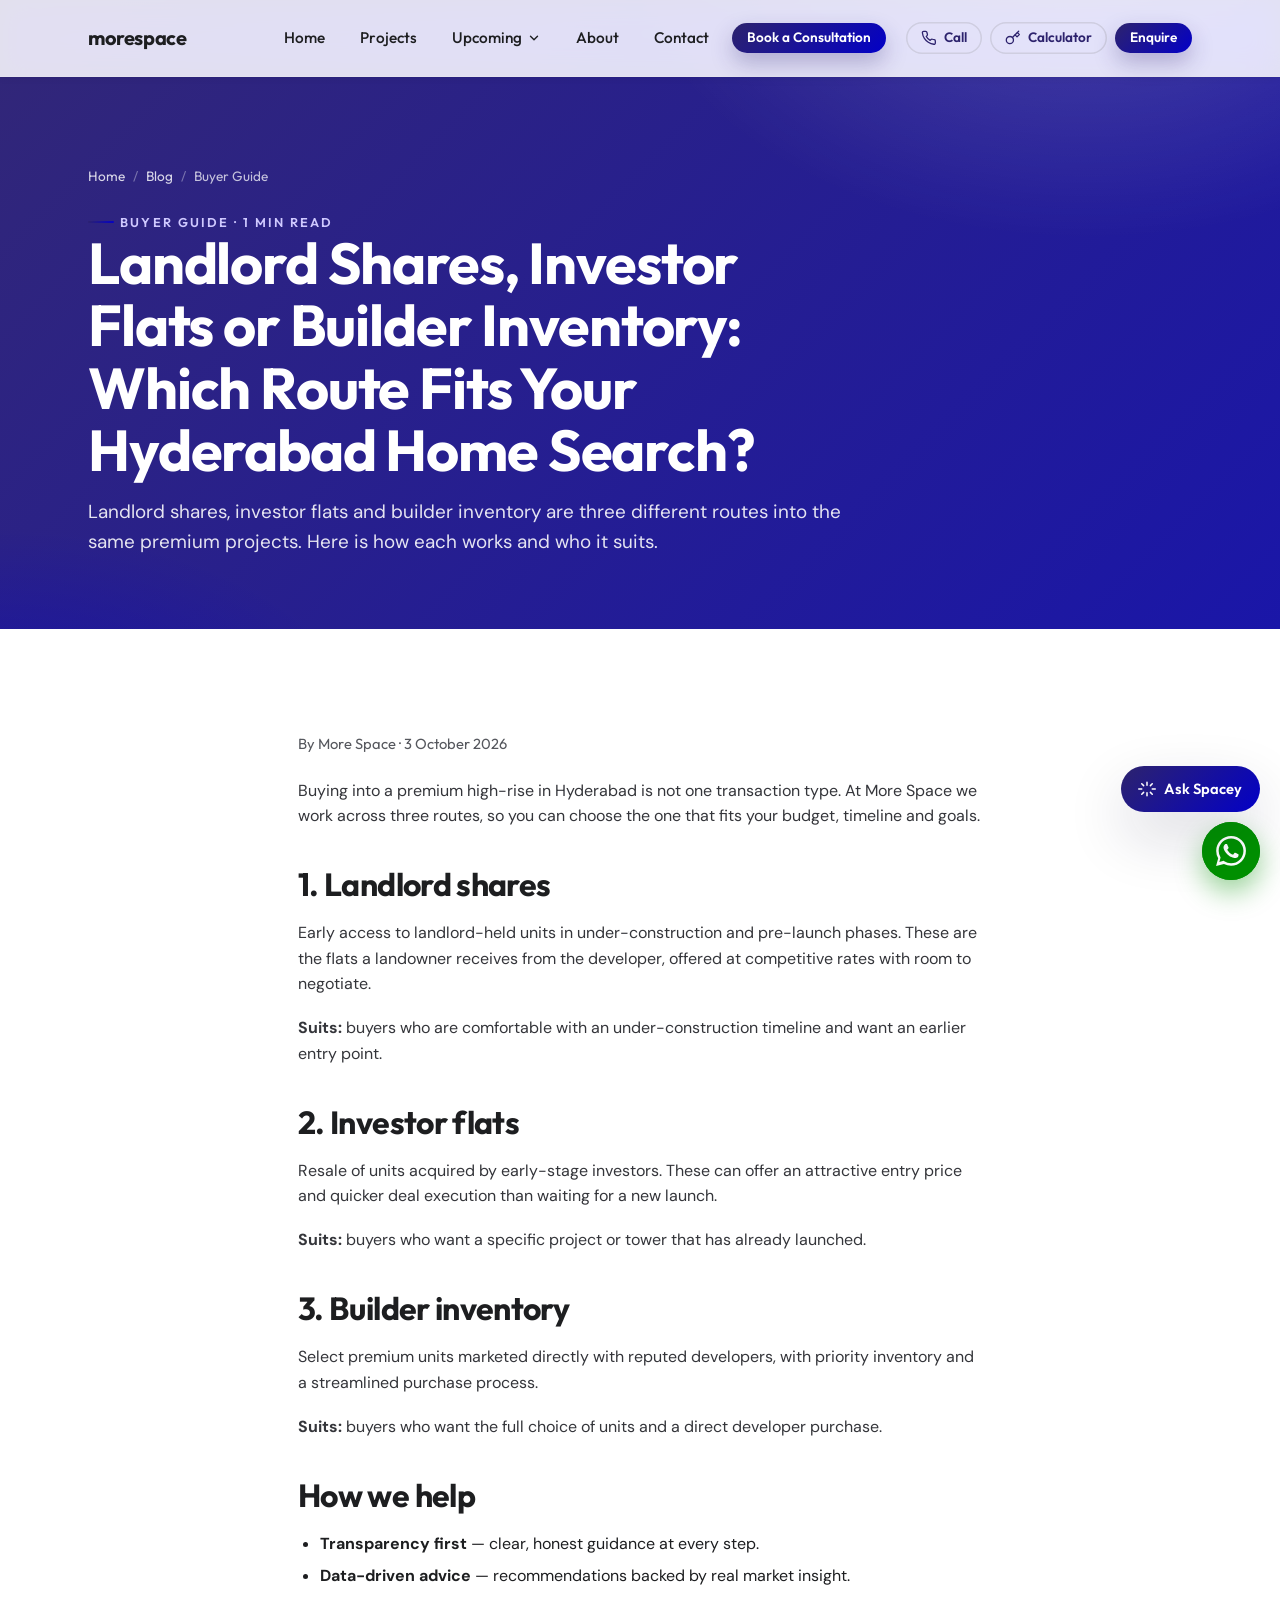
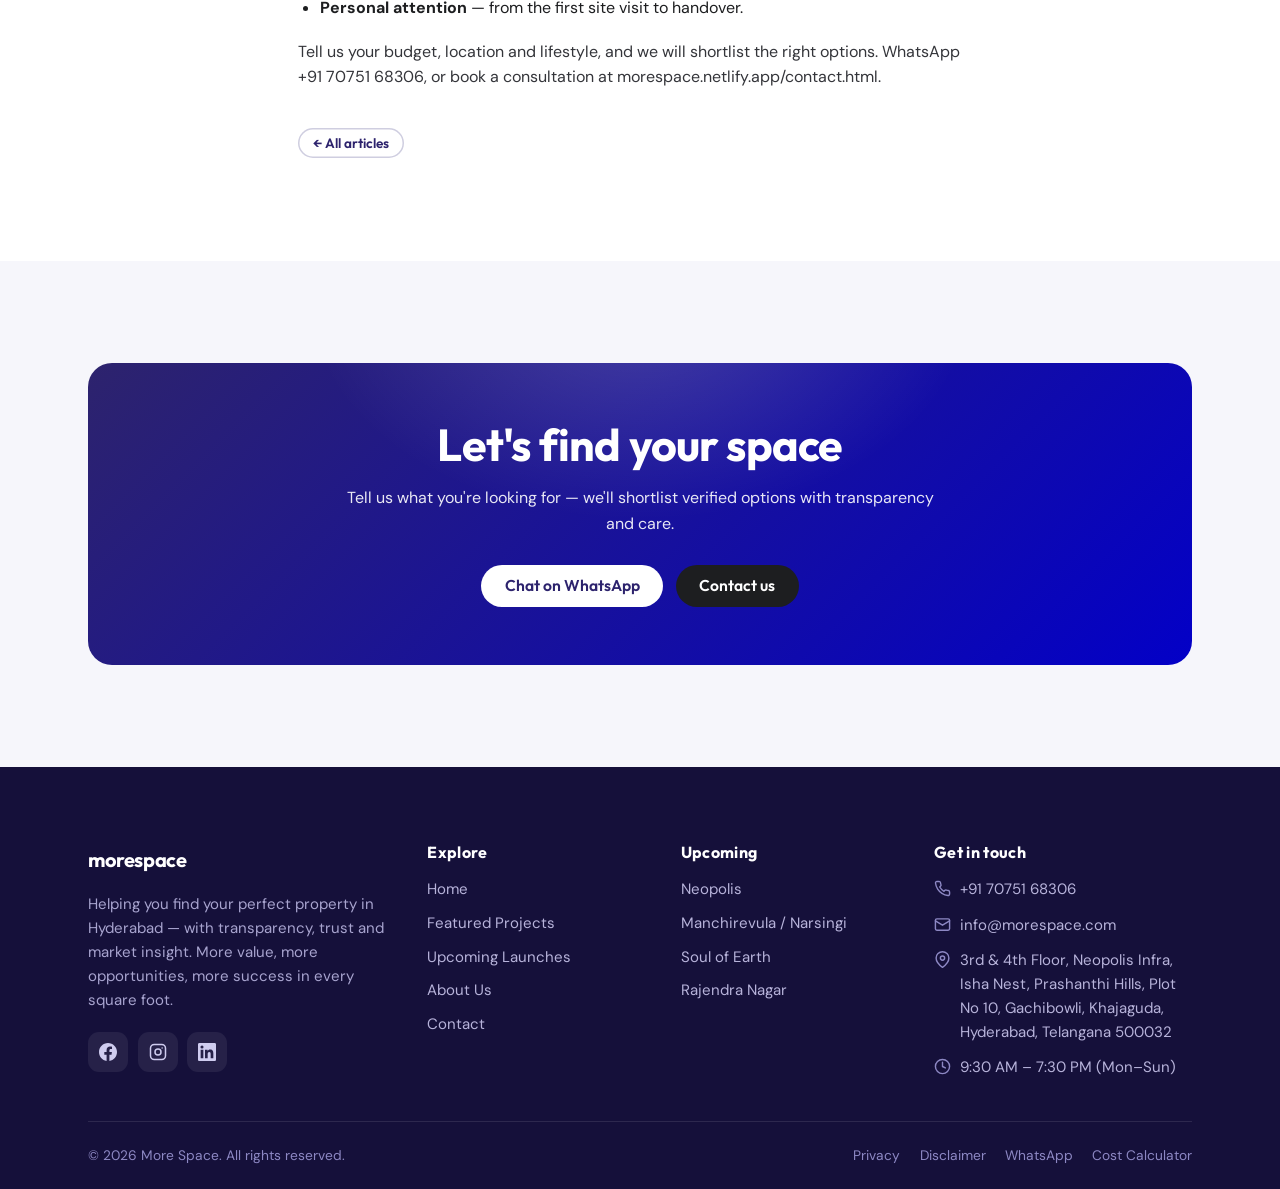
<file: blog/landlord-shares-investor-flats-builder-inventory-hyderabad.html>
<!DOCTYPE html>
<html lang="en">
<head>
<meta charset="UTF-8">
<base href="../">
<meta name="viewport" content="width=device-width, initial-scale=1.0">
<title>Landlord Shares, Investor Flats or Builder Inventory? | More Space Blog</title>
<meta name="description" content="Three ways to buy a premium Hyderabad flat — landlord shares, investor flats and builder inventory — and how More Space helps you choose the right route.">
<link rel="canonical" href="https://morespace.netlify.app/blog/landlord-shares-investor-flats-builder-inventory-hyderabad.html">
<meta name="robots" content="index,follow,max-image-preview:large">
<meta property="og:type" content="article">
<meta property="og:site_name" content="More Space">
<meta property="og:title" content="Landlord Shares, Investor Flats or Builder Inventory? | More Space Blog">
<meta property="og:description" content="Three ways to buy a premium Hyderabad flat — landlord shares, investor flats and builder inventory — and how More Space helps you choose the right route.">
<meta property="og:url" content="https://morespace.netlify.app/blog/landlord-shares-investor-flats-builder-inventory-hyderabad.html">
<meta property="og:image" content="https://assets.zyrosite.com/cdn-cgi/image/format=auto,w=1200,h=630,fit=crop/AMq19Z68OEtq90DG/screenshot-2025-06-26-140123-YanJ6aqErrS1kv3K.png">
<meta property="og:locale" content="en_IN">
<meta name="twitter:card" content="summary_large_image">
<meta name="twitter:title" content="Landlord Shares, Investor Flats or Builder Inventory? | More Space Blog">
<meta name="twitter:description" content="Three ways to buy a premium Hyderabad flat — landlord shares, investor flats and builder inventory — and how More Space helps you choose the right route.">
<meta name="twitter:image" content="https://assets.zyrosite.com/cdn-cgi/image/format=auto,w=1200,h=630,fit=crop/AMq19Z68OEtq90DG/screenshot-2025-06-26-140123-YanJ6aqErrS1kv3K.png">
<link rel="preconnect" href="https://fonts.googleapis.com">
<link rel="preconnect" href="https://fonts.gstatic.com" crossorigin>
<link href="https://fonts.googleapis.com/css2?family=Outfit:wght@400;500;600;700;800&family=DM+Sans:opsz,wght@9..40,400;9..40,500;9..40,600;9..40,700&display=swap" rel="stylesheet">
<link rel="stylesheet" href="css/styles.css">
<link rel="icon" href="https://assets.zyrosite.com/cdn-cgi/image/format=auto,w=64,fit=crop/AMq19Z68OEtq90DG/untitled-design-A85V2Gln5jFKZkow.png">
<script type="application/ld+json">{"@context":"https://schema.org","@type":"Article","headline":"Landlord Shares, Investor Flats or Builder Inventory: Which Route Fits Your Hyderabad Home Search?","description":"Three ways to buy a premium Hyderabad flat — landlord shares, investor flats and builder inventory — and how More Space helps you choose the right route.","image":["https://assets.zyrosite.com/cdn-cgi/image/format=auto,w=1200,h=630,fit=crop/AMq19Z68OEtq90DG/screenshot-2025-06-26-140123-YanJ6aqErrS1kv3K.png"],"datePublished":"2026-10-03","dateModified":"2026-10-03","articleSection":"Buyer Guide","inLanguage":"en-IN","author":{"@type":"Organization","name":"More Space","url":"https://morespace.netlify.app/"},"publisher":{"@type":"Organization","name":"More Space","logo":{"@type":"ImageObject","url":"https://assets.zyrosite.com/cdn-cgi/image/format=auto,w=120,fit=crop,q=95/AMq19Z68OEtq90DG/untitled-design-A85V2Gln5jFKZkow.png"}},"mainEntityOfPage":{"@type":"WebPage","@id":"https://morespace.netlify.app/blog/landlord-shares-investor-flats-builder-inventory-hyderabad.html"}}</script>
<script type="application/ld+json">{"@context":"https://schema.org","@type":"BreadcrumbList","itemListElement":[{"@type":"ListItem","position":1,"name":"Home","item":"https://morespace.netlify.app/"},{"@type":"ListItem","position":2,"name":"Blog","item":"https://morespace.netlify.app/blog/"},{"@type":"ListItem","position":3,"name":"Landlord Shares, Investor Flats or Builder Inventory: Which Route Fits Your Hyderabad Home Search?","item":"https://morespace.netlify.app/blog/landlord-shares-investor-flats-builder-inventory-hyderabad.html"}]}</script>
<style>
.blog-article{max-width:780px}
.blog-hero{margin:0 0 1.6rem}
.blog-hero img{width:100%;aspect-ratio:16/9;object-fit:cover;border-radius:var(--r-lg);box-shadow:var(--shadow-md)}
.blog-meta{color:var(--ink-soft);font-size:.92rem;font-family:var(--font-display);margin-bottom:1.4rem}
.blog-article .prose ul{list-style:disc;padding-left:1.4rem}
.blog-article .prose ol{list-style:decimal;padding-left:1.4rem}
.blog-article .prose li+li{margin-top:.4rem}
.blog-article .prose a{text-decoration:underline}
.blog-article .prose blockquote{border-left:4px solid var(--blue);padding:.4rem 0 .4rem 1rem;color:var(--ink-soft)}
.blog-article .prose table{width:100%;border-collapse:collapse;border:1px solid var(--line)}
.blog-article .prose th,.blog-article .prose td{padding:.7rem .9rem;border-bottom:1px solid var(--line);text-align:left;vertical-align:top}
.blog-article .prose th{background:var(--paper);font-family:var(--font-display);color:var(--indigo)}
.blog-article .prose img{border-radius:var(--r)}
.blog-article .prose pre{overflow-x:auto;background:var(--paper);padding:1rem;border-radius:var(--r-sm)}
.blog-faq{margin-top:2.6rem;padding-top:1.6rem;border-top:1px solid var(--line)}
.blog-back{margin-top:2.4rem}
.blog-card-media{display:block}
.blog-card h3 a{color:var(--ink)}
.blog-card h3 a:hover{color:var(--blue)}
.blog-card-text{margin-top:.55rem;color:var(--ink-soft);font-size:.95rem}
</style>
</head>
<body data-page="blog" class="subpage">
<div id="site-header"></div>

<section class="page-hero">
  <div class="container">
    <nav class="breadcrumb" aria-label="Breadcrumb"><a href="index.html">Home</a><span class="sep">/</span><a href="blog/">Blog</a><span class="sep">/</span><span>Buyer Guide</span></nav>
    <span class="eyebrow" style="color:#cfc9ff">Buyer Guide &middot; 1 min read</span>
    <h1>Landlord Shares, Investor Flats or Builder Inventory: Which Route Fits Your Hyderabad Home Search?</h1>
    <p>Landlord shares, investor flats and builder inventory are three different routes into the same premium projects. Here is how each works and who it suits.</p>
  </div>
</section>

<section class="section">
  <div class="container blog-article">
    <article>
<p class="blog-meta">By More Space &middot; <time datetime="2026-10-03">3 October 2026</time></p>
<div class="prose">
<p>Buying into a premium high-rise in Hyderabad is not one transaction type. At More Space we work across three routes, so you can choose the one that fits your budget, timeline and goals.</p>
<h2>1. Landlord shares</h2>
<p>Early access to landlord-held units in under-construction and pre-launch phases. These are the flats a landowner receives from the developer, offered at competitive rates with room to negotiate.</p>
<p><strong>Suits:</strong> buyers who are comfortable with an under-construction timeline and want an earlier entry point.</p>
<h2>2. Investor flats</h2>
<p>Resale of units acquired by early-stage investors. These can offer an attractive entry price and quicker deal execution than waiting for a new launch.</p>
<p><strong>Suits:</strong> buyers who want a specific project or tower that has already launched.</p>
<h2>3. Builder inventory</h2>
<p>Select premium units marketed directly with reputed developers, with priority inventory and a streamlined purchase process.</p>
<p><strong>Suits:</strong> buyers who want the full choice of units and a direct developer purchase.</p>
<h2>How we help</h2>
<ul>
<li><strong>Transparency first</strong> — clear, honest guidance at every step.</li>
<li><strong>Data-driven advice</strong> — recommendations backed by real market insight.</li>
<li><strong>Personal attention</strong> — from the first site visit to handover.</li>
</ul>
<p>Tell us your budget, location and lifestyle, and we will shortlist the right options. WhatsApp +91 70751 68306, or book a consultation at morespace.netlify.app/contact.html.</p>
</div>
    </article>
    <p class="blog-back"><a class="btn btn-ghost btn-sm" href="blog/">&larr; All articles</a></p>
  </div>
</section>

<section class="section section--paper">
  <div class="container">
    <div class="cta-banner">
      <h2>Let's find your space</h2>
      <p>Tell us what you're looking for — we'll shortlist verified options with transparency and care.</p>
      <div class="actions">
        <a class="btn btn-light" href="https://wa.me/917075168306?text=Hi%20More%20Space%2C%20I%20read%20your%20article%20%E2%80%9CLandlord%20Shares%2C%20Investor%20Flats%20or%20Builder%20Inventory%3A%20Which%20Route%20Fits%20Your%20Hyderabad%20Home%20Search%3F%E2%80%9D%20and%20would%20like%20to%20know%20more." target="_blank" rel="noopener">Chat on WhatsApp</a>
        <a class="btn btn-dark" href="contact.html">Contact us</a>
      </div>
    </div>
  </div>
</section>

<div id="site-footer"></div>
<script src="js/data.js"></script>
<script src="js/main.js"></script>
</body>
</html>
</file>
<file: css/styles.css>
/* ===================================================================
   More Space — Design System
   Rebuilt UI/UX · same brand palette as morespace.ai
   Indigo #2D236D · Blue #0300C7 · Charcoal #1D1E20 · Green #009100
   Fonts: Outfit (display) + DM Sans (body)
   =================================================================== */

/* ---------- Tokens ---------- */
:root {
  /* Brand palette (sourced from live site) */
  --indigo:        #2D236D;
  --indigo-700:    #241c57;
  --indigo-900:    #15103a;
  --blue:          #0300C7;
  --blue-bright:   #3a37e0;
  --ink:           #1D1E20;
  --ink-soft:      #56585E;
  --green:         #009100;
  --green-700:     #097a09;
  --white:         #ffffff;

  /* Derived neutrals (tints of brand, not new hues) */
  --paper:         #f6f6fb;
  --paper-2:       #eeedf6;
  --line:          #e4e3ef;
  --line-strong:   #cfcee0;

  /* Effects */
  --grad: linear-gradient(135deg, var(--indigo) 0%, var(--blue) 100%);
  --grad-soft: linear-gradient(135deg, #322777 0%, #1a16a8 100%);
  --shadow-sm: 0 1px 2px rgba(21,16,58,.06), 0 2px 8px rgba(21,16,58,.06);
  --shadow-md: 0 8px 24px rgba(21,16,58,.10);
  --shadow-lg: 0 24px 60px rgba(21,16,58,.16);
  --ring: 0 0 0 3px rgba(58,55,224,.25);

  --r-sm: 10px;
  --r:    16px;
  --r-lg: 24px;
  --r-pill: 999px;

  --container: 1200px;
  --gutter: clamp(18px, 4vw, 48px);
  --header-h: 76px;

  --font-display: "Outfit", system-ui, sans-serif;
  --font-body: "DM Sans", system-ui, sans-serif;

  --ease: cubic-bezier(.22,.61,.36,1);
}

/* ---------- Reset ---------- */
*,*::before,*::after { box-sizing: border-box; }
* { margin: 0; }
html { -webkit-text-size-adjust: 100%; scroll-behavior: smooth; }
body {
  font-family: var(--font-body);
  color: var(--ink);
  background: var(--white);
  line-height: 1.6;
  -webkit-font-smoothing: antialiased;
  text-rendering: optimizeLegibility;
  overflow-x: hidden;
}
img, video, svg { display: block; max-width: 100%; height: auto; }
a { color: var(--blue); text-decoration: none; transition: color .2s var(--ease); }
a:hover { color: var(--blue-bright); }
ul { list-style: none; padding: 0; }
button { font: inherit; cursor: pointer; border: 0; background: none; }
:focus-visible { outline: none; box-shadow: var(--ring); border-radius: 6px; }

h1,h2,h3,h4 { font-family: var(--font-display); font-weight: 700; line-height: 1.08; color: var(--ink); letter-spacing: -.02em; }

/* ---------- Layout ---------- */
.container { width: 100%; max-width: var(--container); margin-inline: auto; padding-inline: var(--gutter); }
.section { padding-block: clamp(56px, 8vw, 110px); }
.section--tight { padding-block: clamp(40px, 5vw, 64px); }
.section--paper { background: var(--paper); }
.section--ink { background: var(--indigo-900); color: #d7d5ee; }
.center { text-align: center; }
.stack > * + * { margin-top: 1rem; }

/* ---------- Eyebrow + headings ---------- */
.eyebrow {
  display: inline-flex; align-items: center; gap: .5em;
  font-family: var(--font-display); font-weight: 600;
  font-size: .8rem; letter-spacing: .16em; text-transform: uppercase;
  color: var(--blue);
}
.eyebrow::before { content: ""; width: 26px; height: 2px; background: var(--grad); border-radius: 2px; }
.section--ink .eyebrow { color: #b9b4ff; }
.h-xl { font-size: clamp(2.4rem, 6vw, 4.4rem); }
.h-lg { font-size: clamp(2rem, 4.4vw, 3.2rem); }
.h-md { font-size: clamp(1.5rem, 3vw, 2.1rem); }
.lead { font-size: clamp(1.05rem, 1.6vw, 1.25rem); color: var(--ink-soft); max-width: 64ch; }
.muted { color: var(--ink-soft); }
.text-gradient { background: var(--grad); -webkit-background-clip: text; background-clip: text; color: transparent; }

.section-head { max-width: 760px; margin-bottom: clamp(32px, 4vw, 56px); }
.section-head.center { margin-inline: auto; }
.section-head .h-lg { margin-top: .5rem; }
.section-head .lead { margin-top: 1rem; }

/* ---------- Buttons ---------- */
.btn {
  display: inline-flex; align-items: center; justify-content: center; gap: .55em;
  font-family: var(--font-display); font-weight: 600; font-size: .98rem;
  padding: .85em 1.5em; border-radius: var(--r-pill);
  transition: transform .25s var(--ease), box-shadow .25s var(--ease), background .25s var(--ease), color .2s;
  white-space: nowrap; cursor: pointer; line-height: 1;
}
.btn svg { width: 1.15em; height: 1.15em; }
.btn-primary { background: var(--grad); color: #fff; box-shadow: 0 10px 22px rgba(45,35,109,.28); }
.btn-primary:hover { color:#fff; transform: translateY(-2px); box-shadow: 0 16px 30px rgba(45,35,109,.36); }
.btn-dark { background: var(--ink); color: #fff; }
.btn-dark:hover { color:#fff; background:#000; transform: translateY(-2px); }
.btn-ghost { background: transparent; color: var(--indigo); box-shadow: inset 0 0 0 1.5px var(--line-strong); }
.btn-ghost:hover { color: var(--indigo); box-shadow: inset 0 0 0 1.5px var(--indigo); transform: translateY(-2px); }
.btn-light { background:#fff; color: var(--indigo); }
.btn-light:hover { color: var(--blue); transform: translateY(-2px); box-shadow: var(--shadow-md); }
.btn-whatsapp { background: var(--green); color:#fff; box-shadow: 0 10px 22px rgba(0,145,0,.22); }
.btn-whatsapp:hover { background: var(--green-700); color:#fff; transform: translateY(-2px); }
.btn-sm { padding: .6em 1.1em; font-size: .85rem; }
.btn-block { width: 100%; }

/* ---------- Header ---------- */
.site-header {
  position: fixed; inset: 0 0 auto 0; z-index: 100; height: var(--header-h);
  display: flex; align-items: center;
  transition: background .3s var(--ease), box-shadow .3s var(--ease), backdrop-filter .3s;
}
.site-header .container { display: flex; align-items: center; justify-content: space-between; gap: 1.5rem; }
.site-header.is-solid { background: rgba(255,255,255,.86); backdrop-filter: saturate(160%) blur(14px); box-shadow: 0 1px 0 var(--line), var(--shadow-sm); }
.brand { display: inline-flex; align-items: center; gap: .6rem; font-family: var(--font-display); font-weight: 700; font-size: 1.25rem; letter-spacing: -.02em; color: var(--white); }
.brand img { height: 38px; width: auto; border-radius: 8px; }
.brand b { color: inherit; }
.is-solid .brand, .subpage .brand { color: var(--ink); }

.nav { display: flex; align-items: center; gap: clamp(.4rem, 1.6vw, 1.4rem); }
.nav-links { display: flex; align-items: center; gap: clamp(.2rem,1.2vw,.6rem); }
.nav-links > li { position: relative; }
.nav-links a.navlink {
  font-family: var(--font-display); font-weight: 500; font-size: .96rem;
  color: rgba(255,255,255,.92); padding: .5rem .8rem; border-radius: var(--r-pill);
  display: inline-flex; align-items: center; gap: .3rem; transition: background .2s, color .2s;
}
.is-solid .nav-links a.navlink, .subpage .nav-links a.navlink { color: var(--ink); }
.nav-links a.navlink:hover, .nav-links a.navlink[aria-current="page"] { color: var(--blue); background: rgba(58,55,224,.08); }
.is-solid .nav-links a.navlink:hover, .subpage .nav-links a.navlink:hover { background: rgba(58,55,224,.10); }
.caret { width: 14px; height: 14px; transition: transform .25s var(--ease); }

/* Dropdown */
.has-menu .submenu {
  position: absolute; top: calc(100% + 10px); left: 50%; transform: translateX(-50%) translateY(8px);
  min-width: 230px; background: #fff; border: 1px solid var(--line); border-radius: var(--r);
  box-shadow: var(--shadow-lg); padding: 8px; opacity: 0; visibility: hidden; transition: all .22s var(--ease);
}
.has-menu:hover .submenu, .has-menu:focus-within .submenu { opacity: 1; visibility: visible; transform: translateX(-50%) translateY(0); }
.has-menu:hover .caret { transform: rotate(180deg); }
.submenu a {
  display: flex; align-items: center; gap: .6rem; padding: .7rem .8rem; border-radius: 10px;
  color: var(--ink); font-weight: 500; font-family: var(--font-display); font-size: .95rem;
}
.submenu a:hover { background: var(--paper); color: var(--blue); }
.submenu a .dot { width: 7px; height: 7px; border-radius: 50%; background: var(--grad); flex: none; }
.submenu a small { display:block; color: var(--ink-soft); font-weight: 400; font-size: .78rem; font-family: var(--font-body); }

.nav-cta { display: flex; align-items: center; gap: .5rem; }

/* Hamburger */
.burger { display: none; width: 44px; height: 44px; border-radius: 12px; position: relative; }
.burger span { position: absolute; left: 11px; right: 11px; height: 2px; background: currentColor; border-radius: 2px; transition: transform .28s var(--ease), opacity .2s; color: #fff; }
.is-solid .burger span, .subpage .burger span { color: var(--ink); }
.burger span:nth-child(1){ top: 15px; } .burger span:nth-child(2){ top: 21px; } .burger span:nth-child(3){ top: 27px; }
body.nav-open .burger span:nth-child(1){ transform: translateY(6px) rotate(45deg); }
body.nav-open .burger span:nth-child(2){ opacity: 0; }
body.nav-open .burger span:nth-child(3){ transform: translateY(-6px) rotate(-45deg); }

/* ---------- Hero ---------- */
.hero { position: relative; min-height: clamp(560px, 92vh, 920px); display: flex; align-items: center; color: #fff; isolation: isolate; }
.hero__media { position: absolute; inset: 0; z-index: -2; overflow: hidden; }
.hero__media video, .hero__media img { width: 100%; height: 100%; object-fit: cover; }
.hero__media::after { content:""; position: absolute; inset: 0; background:
  linear-gradient(180deg, rgba(21,16,58,.62) 0%, rgba(21,16,58,.36) 40%, rgba(21,16,58,.78) 100%),
  linear-gradient(115deg, rgba(45,35,109,.55), rgba(3,0,199,.30)); }
.hero__inner { padding-top: var(--header-h); width: 100%; }
.hero__eyebrow { color:#cfc9ff; }
.hero h1 { font-size: clamp(2.7rem, 7vw, 5.3rem); color: #fff; max-width: 16ch; }
.hero p { margin-top: 1.25rem; font-size: clamp(1.05rem, 1.8vw, 1.4rem); color: rgba(255,255,255,.9); max-width: 60ch; }
.hero__actions { margin-top: 2.2rem; display: flex; flex-wrap: wrap; gap: .9rem; }
.hero__stats { margin-top: clamp(2.4rem, 5vw, 4rem); display: flex; flex-wrap: wrap; gap: clamp(1.5rem, 5vw, 3.5rem); }
.hero__stats .num { font-family: var(--font-display); font-weight: 700; font-size: clamp(1.8rem,4vw,2.8rem); color:#fff; line-height: 1; }
.hero__stats .lbl { font-size: .9rem; color: rgba(255,255,255,.78); margin-top: .35rem; }
.scroll-hint { position: absolute; bottom: 22px; left: 50%; transform: translateX(-50%); color: rgba(255,255,255,.7); font-size: .78rem; letter-spacing: .14em; text-transform: uppercase; display: flex; flex-direction: column; align-items: center; gap: 8px; }
.scroll-hint .mouse { width: 22px; height: 36px; border: 2px solid rgba(255,255,255,.55); border-radius: 12px; position: relative; }
.scroll-hint .mouse::after { content:""; position: absolute; top: 6px; left: 50%; width: 3px; height: 7px; background:#fff; border-radius: 2px; transform: translateX(-50%); animation: wheel 1.6s infinite; }
@keyframes wheel { 0%{opacity:0; transform: translate(-50%,0);} 30%{opacity:1;} 100%{opacity:0; transform: translate(-50%,10px);} }

/* ---------- Subpage hero ---------- */
.page-hero { position: relative; padding-top: calc(var(--header-h) + clamp(48px,7vw,90px)); padding-bottom: clamp(40px,6vw,72px); color: #fff; isolation: isolate; overflow: hidden; }
.page-hero::before { content:""; position: absolute; inset: 0; z-index: -2; background: var(--grad-soft); }
.page-hero::after { content:""; position:absolute; inset:0; z-index:-1; background:
  radial-gradient(60% 80% at 85% -10%, rgba(255,255,255,.18), transparent 60%),
  radial-gradient(50% 60% at 0% 120%, rgba(3,0,199,.5), transparent 60%); }
.page-hero.has-photo::before { background: var(--indigo-900); }
.page-hero__bg { position:absolute; inset:0; z-index:-3; }
.page-hero__bg img { width:100%; height:100%; object-fit: cover; opacity:.34; }
.page-hero h1 { color: #fff; font-size: clamp(2.2rem, 5vw, 3.6rem); max-width: 20ch; }
.page-hero p { color: rgba(255,255,255,.88); margin-top: 1rem; max-width: 60ch; font-size: clamp(1rem,1.5vw,1.18rem); }
.breadcrumb { display: flex; flex-wrap: wrap; gap: .5rem; align-items: center; font-size: .85rem; color: rgba(255,255,255,.72); margin-bottom: 1.1rem; font-family: var(--font-display); }
.breadcrumb a { color: rgba(255,255,255,.82); }
.breadcrumb a:hover { color:#fff; }
.breadcrumb .sep { opacity:.5; }

/* ---------- About ---------- */
.about-grid { display: grid; grid-template-columns: 1.05fr .95fr; gap: clamp(2rem, 5vw, 4.5rem); align-items: center; }
.about-grid .media { position: relative; }
.about-grid .media img { width: 100%; border-radius: var(--r-lg); box-shadow: var(--shadow-lg); aspect-ratio: 4/3; object-fit: cover; }
.about-grid .media .badge { position: absolute; bottom: -22px; right: -10px; background: #fff; border-radius: var(--r); box-shadow: var(--shadow-md); padding: 1rem 1.25rem; display: flex; gap: .8rem; align-items: center; }
.about-grid .media .badge .n { font-family: var(--font-display); font-weight: 700; font-size: 1.9rem; color: var(--indigo); line-height: 1; }
.about-grid .media .badge small { color: var(--ink-soft); font-size: .8rem; }
.value-list { display: grid; gap: 1rem; margin-top: 1.6rem; }
.value-list li { display: flex; gap: .8rem; align-items: flex-start; }
.value-list .ic { flex: none; width: 30px; height: 30px; border-radius: 9px; background: rgba(58,55,224,.10); display: grid; place-items: center; color: var(--blue); }
.value-list .ic svg { width: 17px; height: 17px; }
.value-list b { font-family: var(--font-display); }

/* ---------- Stat band ---------- */
.statband { background: var(--grad); color:#fff; border-radius: var(--r-lg); padding: clamp(1.8rem,4vw,2.8rem); display: grid; grid-template-columns: repeat(4,1fr); gap: 1.5rem; box-shadow: var(--shadow-lg); }
.statband .item { text-align: center; }
.statband .num { font-family: var(--font-display); font-weight: 700; font-size: clamp(1.9rem,4vw,2.8rem); line-height: 1; }
.statband .lbl { margin-top: .4rem; font-size: .9rem; color: rgba(255,255,255,.85); }
.statband .item + .item { border-left: 1px solid rgba(255,255,255,.18); }

/* ---------- Service cards ---------- */
.cards { display: grid; gap: clamp(1.1rem, 2.2vw, 1.6rem); }
.cards.cols-3 { grid-template-columns: repeat(3,1fr); }
.cards.cols-4 { grid-template-columns: repeat(4,1fr); }
.feature {
  background: #fff; border: 1px solid var(--line); border-radius: var(--r-lg); padding: 1.7rem;
  transition: transform .3s var(--ease), box-shadow .3s var(--ease), border-color .3s;
}
.feature:hover { transform: translateY(-6px); box-shadow: var(--shadow-lg); border-color: transparent; }
.feature .ic { width: 52px; height: 52px; border-radius: 14px; background: var(--grad); display: grid; place-items: center; color:#fff; margin-bottom: 1.1rem; box-shadow: 0 8px 18px rgba(45,35,109,.28); }
.feature .ic svg { width: 26px; height: 26px; }
.feature h3 { font-size: 1.25rem; }
.feature p { margin-top: .55rem; color: var(--ink-soft); font-size: .98rem; }

/* ---------- Project cards ---------- */
.filterbar { display: flex; flex-wrap: wrap; gap: .55rem; margin-bottom: clamp(1.6rem,3vw,2.4rem); }
.chip {
  font-family: var(--font-display); font-weight: 500; font-size: .9rem; color: var(--ink-soft);
  padding: .55em 1.05em; border-radius: var(--r-pill); background: var(--paper); border: 1px solid var(--line);
  transition: all .2s var(--ease);
}
.chip:hover { border-color: var(--line-strong); color: var(--ink); }
.chip.is-active { background: var(--grad); color:#fff; border-color: transparent; box-shadow: 0 8px 18px rgba(45,35,109,.24); }

.project-grid { display: grid; grid-template-columns: repeat(3, 1fr); gap: clamp(1.1rem, 2.2vw, 1.7rem); }
.pcard {
  position: relative; display: flex; flex-direction: column; background: #fff; border: 1px solid var(--line);
  border-radius: var(--r-lg); overflow: hidden; transition: transform .3s var(--ease), box-shadow .3s var(--ease), border-color .3s;
}
.pcard:hover { transform: translateY(-6px); box-shadow: var(--shadow-lg); border-color: transparent; }
.pcard__media { position: relative; aspect-ratio: 4/3.1; overflow: hidden; background: var(--paper-2); }
.pcard__media img { width: 100%; height: 100%; object-fit: cover; transition: transform .6s var(--ease); }
.pcard:hover .pcard__media img { transform: scale(1.06); }
.pcard__tag { position: absolute; top: 12px; left: 12px; font-family: var(--font-display); font-weight: 600; font-size: .72rem; letter-spacing: .04em; text-transform: uppercase; padding: .4em .8em; border-radius: var(--r-pill); background: rgba(255,255,255,.92); color: var(--indigo); backdrop-filter: blur(6px); }
.pcard__tag.is-prelaunch { background: var(--green); color:#fff; }
.pcard__tag.is-ongoing { background: var(--grad); color:#fff; }
.pcard__rendering { position: absolute; bottom: 12px; left: 12px; padding: .35em .7em; border-radius: var(--r-pill); background: #fff; color: var(--indigo); font-size: .75rem; font-weight: 600; }
.pcard__rendering:hover { text-decoration: underline; }
.pcard__body { padding: 1.25rem 1.3rem 1.4rem; display: flex; flex-direction: column; flex: 1; }
.pcard__loc { display: inline-flex; align-items: center; gap: .35rem; color: var(--blue); font-size: .82rem; font-weight: 600; font-family: var(--font-display); }
.pcard__loc svg { width: 14px; height: 14px; }
.pcard h3 { font-size: 1.28rem; margin-top: .45rem; }
.pcard__specs { display: grid; grid-template-columns: 1fr 1fr; gap: .55rem .8rem; margin-top: 1rem; padding-top: 1rem; border-top: 1px dashed var(--line-strong); }
.pcard__specs .s { font-size: .82rem; }
.pcard__specs .s span { display: block; color: var(--ink-soft); font-size: .72rem; text-transform: uppercase; letter-spacing: .04em; }
.pcard__specs .s b { font-family: var(--font-display); font-weight: 600; }
.pcard__foot { display: flex; align-items: center; justify-content: space-between; gap: 1rem; margin-top: 1.2rem; }
.pcard__price { font-family: var(--font-display); }
.pcard__price .p { font-weight: 700; font-size: 1.18rem; color: var(--green-700); }
.pcard__price small { display: block; color: var(--ink-soft); font-size: .72rem; }
.pcard__wa { flex: none; }

.empty { text-align: center; padding: 3rem 1rem; color: var(--ink-soft); grid-column: 1/-1; }

/* ---------- Location / upcoming cards ---------- */
.loc-grid { display: grid; grid-template-columns: repeat(2,1fr); gap: clamp(1.1rem,2.4vw,1.7rem); }
.loc {
  position: relative; min-height: 280px; border-radius: var(--r-lg); overflow: hidden; display: flex;
  align-items: flex-end; color:#fff; isolation: isolate; box-shadow: var(--shadow-md);
}
.loc img { position: absolute; inset: 0; z-index: -2; width: 100%; height: 100%; object-fit: cover; transition: transform .6s var(--ease); }
.loc::after { content:""; position: absolute; inset: 0; z-index: -1; background: linear-gradient(180deg, rgba(21,16,58,0) 30%, rgba(21,16,58,.86) 100%); }
.loc:hover img { transform: scale(1.07); }
.loc__body { padding: 1.6rem; width: 100%; }
.loc__kicker { font-family: var(--font-display); font-weight:600; font-size:.74rem; letter-spacing:.12em; text-transform:uppercase; color:#cfc9ff; }
.loc h3 { color:#fff; font-size: 1.7rem; margin-top: .3rem; }
.loc p { color: rgba(255,255,255,.85); font-size: .92rem; margin-top: .4rem; max-width: 42ch; }
.loc .arrow { position: absolute; top: 1.4rem; right: 1.4rem; width: 42px; height: 42px; border-radius: 50%; background: rgba(255,255,255,.16); backdrop-filter: blur(6px); display: grid; place-items: center; transition: background .25s, transform .25s; }
.loc:hover .arrow { background: var(--white); color: var(--indigo); transform: rotate(-45deg); }

/* ---------- Detail content ---------- */
.detail { display: grid; grid-template-columns: 1fr 360px; gap: clamp(2rem,4vw,3.5rem); align-items: start; }
.prose > * + * { margin-top: 1.15rem; }
.prose h2 { font-size: clamp(1.5rem,2.6vw,2rem); margin-top: 2.4rem; }
.prose h3 { font-size: 1.25rem; margin-top: 1.8rem; color: var(--indigo); }
.prose p { color: #34353a; }
.prose ul.ticks { display: grid; gap: .7rem; margin-top: .4rem; }
.prose ul.ticks li { position: relative; padding-left: 1.9rem; color:#34353a; }
.prose ul.ticks li::before { content:""; position:absolute; left:0; top:3px; width:20px; height:20px; border-radius:6px; background: rgba(0,145,0,.12);
  background-image: url("data:image/svg+xml,%3Csvg xmlns='http://www.w3.org/2000/svg' width='14' height='14' viewBox='0 0 24 24' fill='none' stroke='%23009100' stroke-width='3' stroke-linecap='round' stroke-linejoin='round'%3E%3Cpolyline points='20 6 9 17 4 12'/%3E%3C/svg%3E"); background-repeat:no-repeat; background-position:center; }

.spec-table { width: 100%; border-collapse: collapse; border: 1px solid var(--line); border-radius: var(--r); overflow: hidden; margin-top: 1rem; }
.spec-table th, .spec-table td { text-align: left; padding: .85rem 1rem; border-bottom: 1px solid var(--line); font-size: .94rem; }
.spec-table th { background: var(--paper); font-family: var(--font-display); font-weight: 600; color: var(--indigo); width: 42%; }
.spec-table tr:last-child th, .spec-table tr:last-child td { border-bottom: 0; }

.amenity-grid { display: grid; grid-template-columns: repeat(auto-fill, minmax(160px,1fr)); gap: .6rem; margin-top: 1rem; }
.amenity { display: flex; align-items: center; gap: .6rem; padding: .7rem .9rem; background: var(--paper); border: 1px solid var(--line); border-radius: 12px; font-size: .9rem; font-family: var(--font-display); font-weight: 500; }
.amenity .ic { color: var(--blue); display: grid; place-items: center; flex: none; }
.amenity .ic svg { width: 18px; height: 18px; }

/* Sticky aside */
.aside-card { position: sticky; top: calc(var(--header-h) + 18px); background: #fff; border: 1px solid var(--line); border-radius: var(--r-lg); box-shadow: var(--shadow-md); padding: 1.5rem; }
.aside-card .price { font-family: var(--font-display); font-weight: 700; font-size: 1.7rem; color: var(--green-700); }
.aside-card .price small { display:block; font-size:.78rem; color: var(--ink-soft); font-weight:500; }
.aside-card .mini { display: grid; gap: .6rem; margin: 1.1rem 0; }
.aside-card .mini .row { display: flex; justify-content: space-between; gap: 1rem; font-size: .9rem; padding-bottom: .55rem; border-bottom: 1px dashed var(--line); }
.aside-card .mini .row span { color: var(--ink-soft); }
.aside-card .mini .row b { font-family: var(--font-display); text-align: right; }
.aside-card .actions { display: grid; gap: .6rem; margin-top: 1.1rem; }
.rera { margin-top: 1rem; font-size: .78rem; color: var(--ink-soft); text-align:center; }

/* Pill row */
.pill-row { display:flex; flex-wrap:wrap; gap:.5rem; margin-top:1rem; }
.pill { background: var(--paper); border:1px solid var(--line); border-radius: var(--r-pill); padding:.45em .9em; font-size:.84rem; font-family:var(--font-display); font-weight:500; }
.pill b { color: var(--indigo); }

/* ---------- CTA banner ---------- */
.cta-banner { position: relative; border-radius: var(--r-lg); overflow: hidden; background: var(--grad); color:#fff; padding: clamp(2.2rem,5vw,3.6rem); text-align:center; isolation:isolate; }
.cta-banner::after { content:""; position:absolute; inset:0; z-index:-1; background: radial-gradient(50% 120% at 50% -20%, rgba(255,255,255,.18), transparent 60%); }
.cta-banner h2 { color:#fff; font-size: clamp(1.8rem,4vw,2.8rem); }
.cta-banner p { color: rgba(255,255,255,.9); max-width: 56ch; margin: 1rem auto 0; }
.cta-banner .actions { margin-top: 1.8rem; display:flex; gap:.8rem; justify-content:center; flex-wrap:wrap; }

/* ---------- Contact ---------- */
.contact-grid { display: grid; grid-template-columns: 1fr 1.1fr; gap: clamp(2rem,4vw,3.5rem); align-items: start; }
.info-list { display: grid; gap: 1.1rem; margin-top: 1.6rem; }
.info-item { display: flex; gap: 1rem; align-items: flex-start; }
.info-item .ic { flex: none; width: 46px; height: 46px; border-radius: 13px; background: var(--grad); color:#fff; display: grid; place-items: center; }
.info-item .ic svg { width: 21px; height: 21px; }
.info-item h4 { font-size: 1rem; }
.info-item p, .info-item a { color: var(--ink-soft); font-size: .95rem; }
.info-item a:hover { color: var(--blue); }

.form { background: #fff; border: 1px solid var(--line); border-radius: var(--r-lg); box-shadow: var(--shadow-md); padding: clamp(1.5rem,3vw,2.2rem); }
.field { margin-bottom: 1.1rem; }
.field label { display: block; font-family: var(--font-display); font-weight: 500; font-size: .9rem; margin-bottom: .4rem; }
.field input, .field textarea, .field select {
  width: 100%; padding: .85rem 1rem; border: 1.5px solid var(--line-strong); border-radius: 12px;
  font: inherit; color: var(--ink); background: #fff; transition: border-color .2s, box-shadow .2s;
}
.field input:focus, .field textarea:focus, .field select:focus { border-color: var(--blue); box-shadow: var(--ring); outline: none; }
.field textarea { min-height: 130px; resize: vertical; }
.field.two { display: grid; grid-template-columns: 1fr 1fr; gap: 1rem; margin-bottom: 1.1rem; }
.form-note { font-size: .82rem; color: var(--ink-soft); margin-top: .3rem; }
.form-success { display:none; background: rgba(0,145,0,.10); border:1px solid rgba(0,145,0,.3); color: var(--green-700); padding: 1rem 1.2rem; border-radius: 12px; font-family: var(--font-display); font-weight:500; margin-bottom:1rem; }
.form-success.show { display:block; }
.map-wrap { margin-top: 1.4rem; border-radius: var(--r-lg); overflow: hidden; border: 1px solid var(--line); box-shadow: var(--shadow-sm); }
.map-wrap iframe { width: 100%; height: 320px; border: 0; display: block; }

/* ---------- Footer ---------- */
.site-footer { background: var(--indigo-900); color: #c9c6e6; padding-top: clamp(48px,6vw,80px); }
.footer-grid { display: grid; grid-template-columns: 1.4fr 1fr 1fr 1.2fr; gap: clamp(1.6rem,3vw,2.4rem); padding-bottom: 2.6rem; }
.site-footer .brand { color:#fff; }
.site-footer h4 { color:#fff; font-size: 1rem; margin-bottom: 1rem; letter-spacing: .02em; }
.site-footer p { color: #a8a4cf; font-size: .94rem; margin-top: 1rem; max-width: 36ch; }
.fmenu { display: grid; gap: .6rem; }
.fmenu a { color: #b7b3da; font-size: .94rem; }
.fmenu a:hover { color:#fff; }
.fcontact { display:grid; gap:.7rem; }
.fcontact a, .fcontact span { color:#b7b3da; font-size:.94rem; display:flex; gap:.55rem; align-items:flex-start; }
.fcontact svg { width:17px; height:17px; flex:none; margin-top:3px; color:#8d88c4; }
.socials { display: flex; gap: .6rem; margin-top: 1.2rem; }
.socials a { width: 40px; height: 40px; border-radius: 11px; background: rgba(255,255,255,.07); display: grid; place-items: center; color:#cfccef; transition: background .2s, transform .2s, color .2s; }
.socials a:hover { background: var(--grad); color:#fff; transform: translateY(-3px); }
.socials svg { width: 18px; height: 18px; }
.footer-bottom { border-top: 1px solid rgba(255,255,255,.1); padding: 1.4rem 0; display: flex; flex-wrap: wrap; gap: .6rem 1.5rem; align-items: center; justify-content: space-between; }
.footer-bottom p { color:#8d88c4; font-size: .86rem; margin: 0; }
.footer-bottom .fb-links { display:flex; gap:1.2rem; }
.footer-bottom a { color:#8d88c4; font-size:.86rem; }
.footer-bottom a:hover { color:#fff; }

/* ---------- Floating WhatsApp ---------- */
.fab-wa { position: fixed; right: 20px; bottom: 20px; z-index: 90; width: 58px; height: 58px; border-radius: 50%; background: var(--green); color:#fff; display: grid; place-items: center; box-shadow: 0 12px 28px rgba(0,145,0,.4); transition: transform .25s var(--ease); }
.fab-wa:hover { transform: scale(1.08); color:#fff; }
.fab-wa svg { width: 30px; height: 30px; }
.fab-wa::after { content:""; position:absolute; inset:0; border-radius:50%; background: var(--green); z-index:-1; animation: pulse 2.4s infinite; }
@keyframes pulse { 0%{ transform: scale(1); opacity:.5;} 70%{ transform: scale(1.5); opacity:0;} 100%{opacity:0;} }

/* ---------- AI chat widget (Spacey) ---------- */
#ms-chat { position: fixed; right: 20px; bottom: 88px; z-index: 96; }
.mschat-fab { display:inline-flex; align-items:center; gap:.5rem; background: var(--grad); color:#fff; border-radius: var(--r-pill); padding:.7rem 1.1rem; font-family: var(--font-display); font-weight:600; font-size:.92rem; box-shadow: var(--shadow-lg); transition: transform .2s var(--ease); }
.mschat-fab:hover { transform: translateY(-2px); }
.mschat-fab svg { width:18px; height:18px; }
.mschat-panel { position: fixed; right: 20px; bottom: 150px; width: min(372px, calc(100vw - 32px)); height: min(520px, 68vh); background:#fff; border:1px solid var(--line); border-radius: var(--r-lg); box-shadow: var(--shadow-lg); display:flex; flex-direction:column; overflow:hidden; }
.mschat-panel[hidden] { display:none; }
.mschat-head { display:flex; align-items:center; justify-content:space-between; padding:.85rem 1rem; background: var(--grad); color:#fff; }
.mschat-head b { font-family: var(--font-display); }
.mschat-head small { display:block; opacity:.85; font-size:.74rem; }
.mschat-head button { color:#fff; font-size:1rem; line-height:1; padding:.2rem .4rem; }
.mschat-body { flex:1; overflow-y:auto; padding:1rem; display:flex; flex-direction:column; gap:.55rem; background: var(--paper); }
.mschat-msg { max-width:86%; padding:.6rem .85rem; border-radius:14px; font-size:.92rem; line-height:1.45; white-space:pre-wrap; }
.mschat-msg.me { align-self:flex-end; background: var(--indigo); color:#fff; border-bottom-right-radius:4px; }
.mschat-msg.bot { align-self:flex-start; background:#fff; border:1px solid var(--line); color: var(--ink); border-bottom-left-radius:4px; }
.mschat-input { display:flex; gap:.5rem; padding:.7rem; border-top:1px solid var(--line); background:#fff; }
.mschat-input input { flex:1; border:1.5px solid var(--line-strong); border-radius: var(--r-pill); padding:.6rem .9rem; font:inherit; }
.mschat-input input:focus { outline:none; border-color: var(--blue); box-shadow: var(--ring); }
.mschat-input button { background: var(--grad); color:#fff; border-radius:50%; width:40px; height:40px; display:grid; place-items:center; flex:none; }
.mschat-input button svg { width:18px; height:18px; }
@media (max-width:560px){ .mschat-fab span { display:none; } .mschat-fab { padding:.7rem; } #ms-chat { bottom:84px; } }

/* ---------- Reveal animation (progressive enhancement: hidden only when JS is active) ---------- */
.has-js .reveal { opacity: 0; transform: translateY(26px); transition: opacity .7s var(--ease), transform .7s var(--ease); }
.reveal.in { opacity: 1; transform: none; }
.reveal[data-d="1"]{ transition-delay:.08s; } .reveal[data-d="2"]{ transition-delay:.16s; }
.reveal[data-d="3"]{ transition-delay:.24s; } .reveal[data-d="4"]{ transition-delay:.32s; }
@media (prefers-reduced-motion: reduce){ .reveal{ opacity:1; transform:none; transition:none; } html{ scroll-behavior:auto; } }

/* ---------- Responsive ---------- */
@media (max-width: 1024px){
  .cards.cols-4 { grid-template-columns: repeat(2,1fr); }
  .project-grid { grid-template-columns: repeat(2,1fr); }
  .detail { grid-template-columns: 1fr; }
  .aside-card { position: static; }
  .footer-grid { grid-template-columns: 1fr 1fr; }
}
@media (max-width: 860px){
  :root { --header-h: 66px; }
  .nav-links, .nav-cta .btn-ghost { display: none; }
  .burger { display: block; }
  .about-grid, .contact-grid { grid-template-columns: 1fr; }
  .about-grid .media .badge { right: 12px; }
  .statband { grid-template-columns: 1fr 1fr; }
  .statband .item:nth-child(3){ border-left: 0; }
  .cards.cols-3 { grid-template-columns: 1fr; }
  .loc-grid { grid-template-columns: 1fr; }

  /* Mobile nav panel */
  .nav-links {
    position: fixed; inset: var(--header-h) 0 auto 0; display: flex; flex-direction: column; align-items: stretch; gap: 0;
    background: #fff; padding: 1rem var(--gutter) 1.6rem; box-shadow: var(--shadow-lg); border-top: 1px solid var(--line);
    transform: translateY(-12px); opacity: 0; visibility: hidden; transition: all .26s var(--ease); max-height: calc(100vh - var(--header-h)); overflow-y: auto;
  }
  body.nav-open .nav-links { transform: none; opacity: 1; visibility: visible; }
  .nav-links a.navlink { color: var(--ink); font-size: 1.05rem; padding: .9rem .4rem; border-radius: 10px; border-bottom: 1px solid var(--line); }
  .has-menu .submenu { position: static; transform: none; opacity: 1; visibility: visible; box-shadow: none; border: 0; min-width: 0; padding: 0 0 .4rem .6rem; }
  .has-menu .caret { display: none; }
  .nav-cta .btn-primary { display: none; }
  body.nav-open .nav-links .btn-primary { display: inline-flex; margin-top: 1rem; }
}
@media (max-width: 560px){
  .project-grid { grid-template-columns: 1fr; }
  .statband { grid-template-columns: 1fr; }
  .statband .item + .item { border-left: 0; border-top: 1px solid rgba(255,255,255,.18); padding-top: 1.2rem; }
  .field.two { grid-template-columns: 1fr; }
  .footer-grid { grid-template-columns: 1fr; }
  .hero__stats { gap: 1.4rem 2.2rem; }
}
</file>
